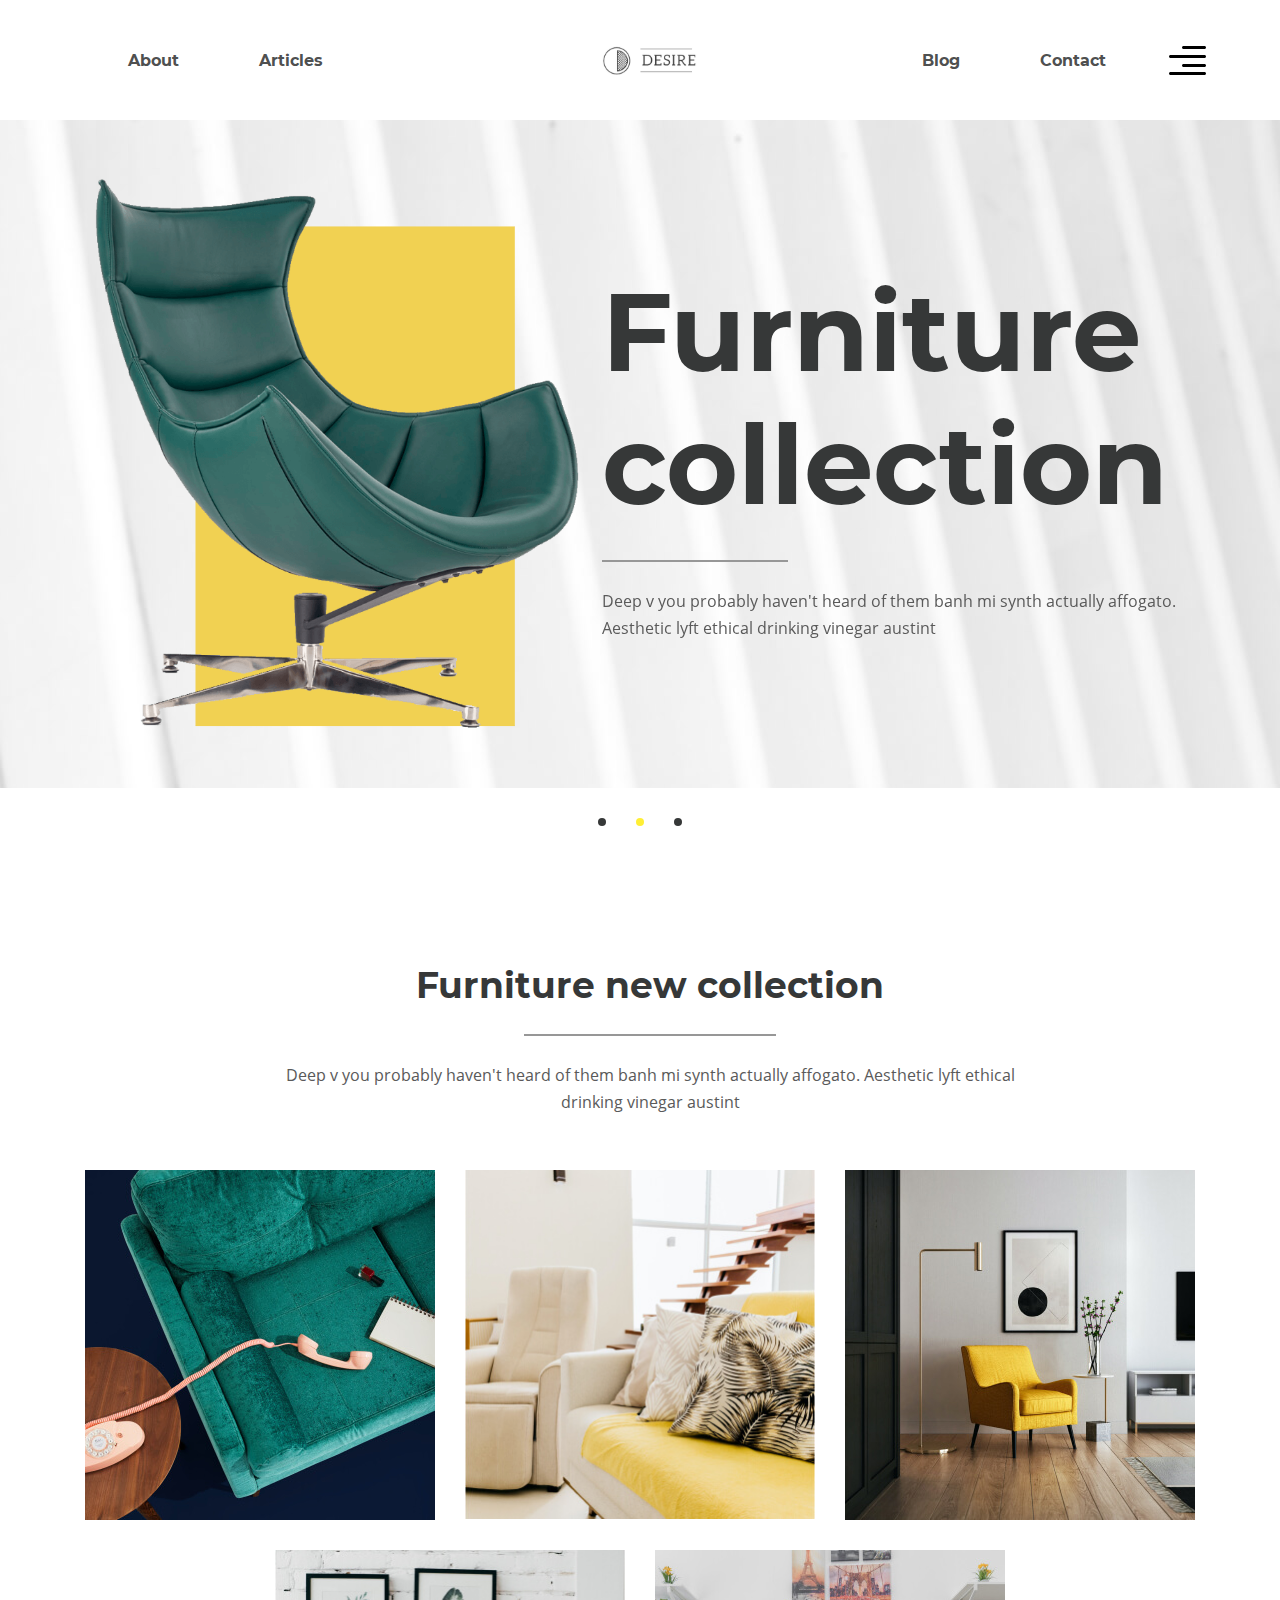
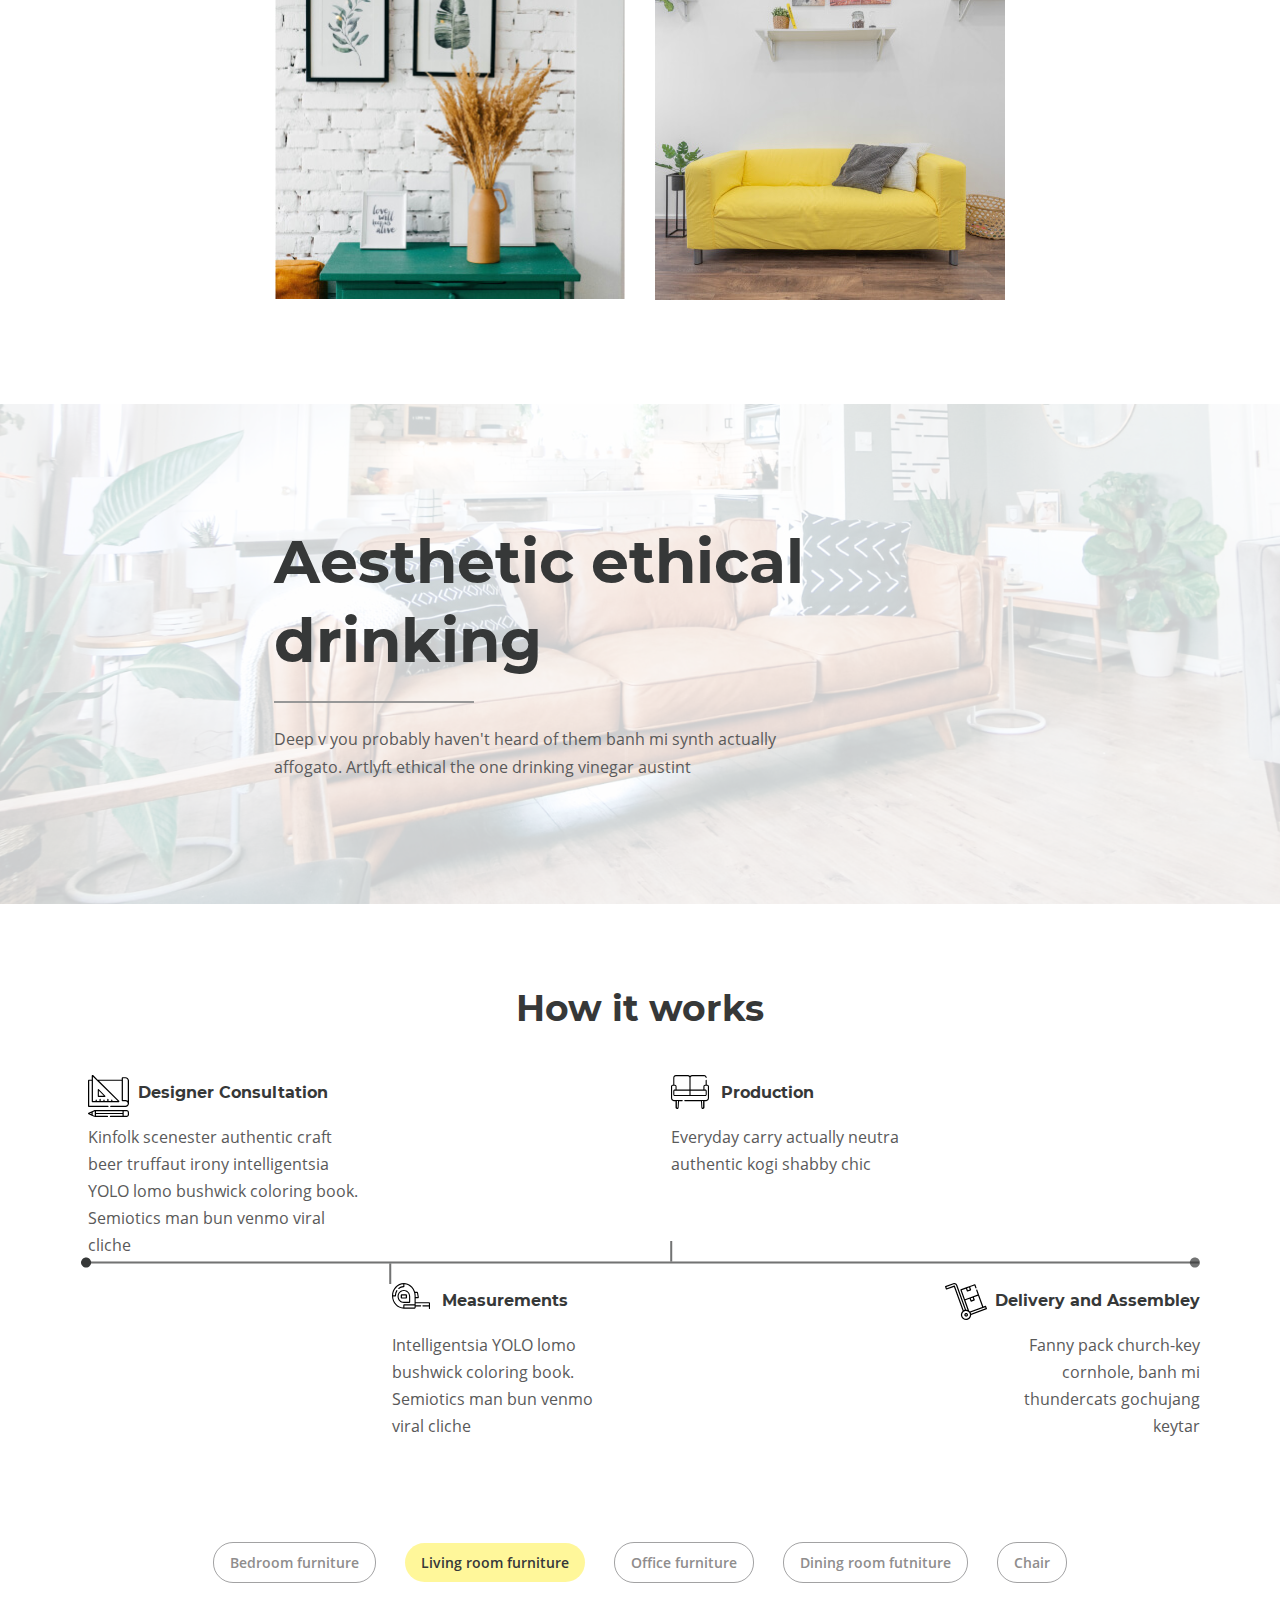
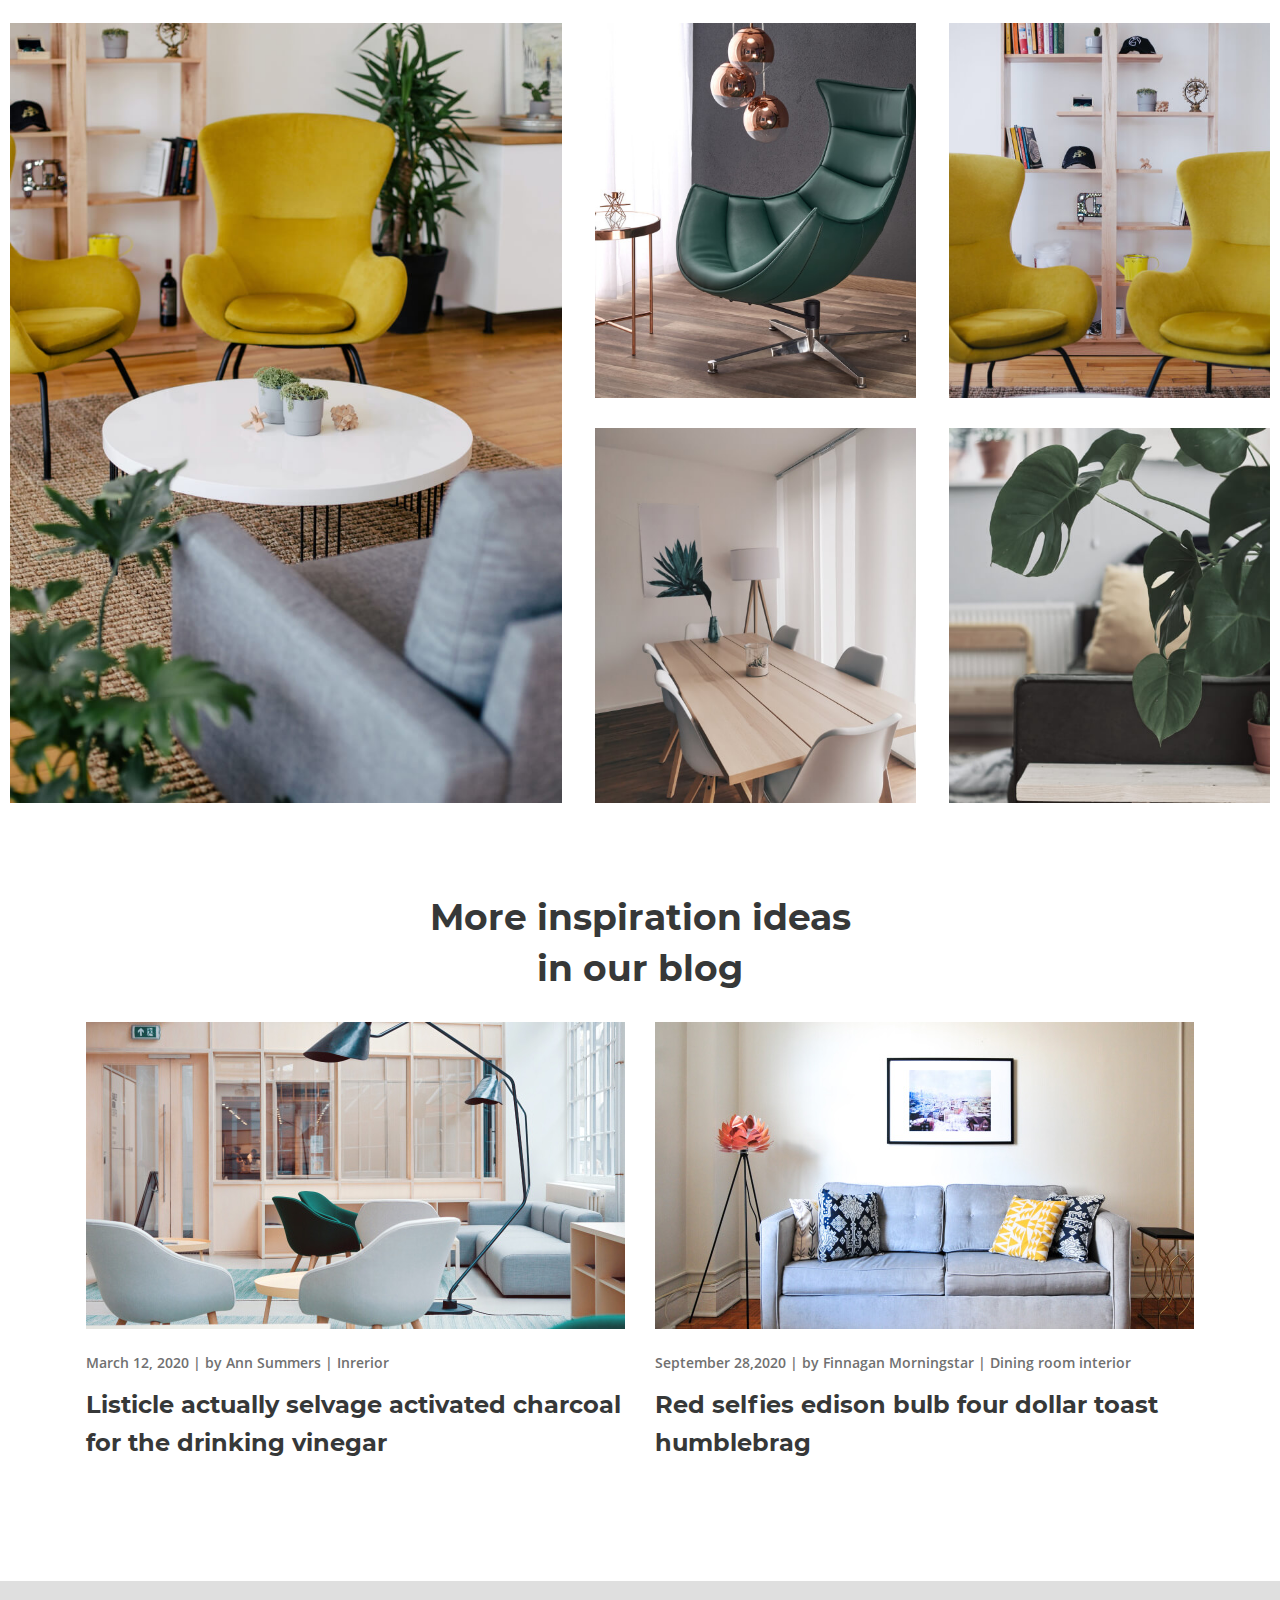
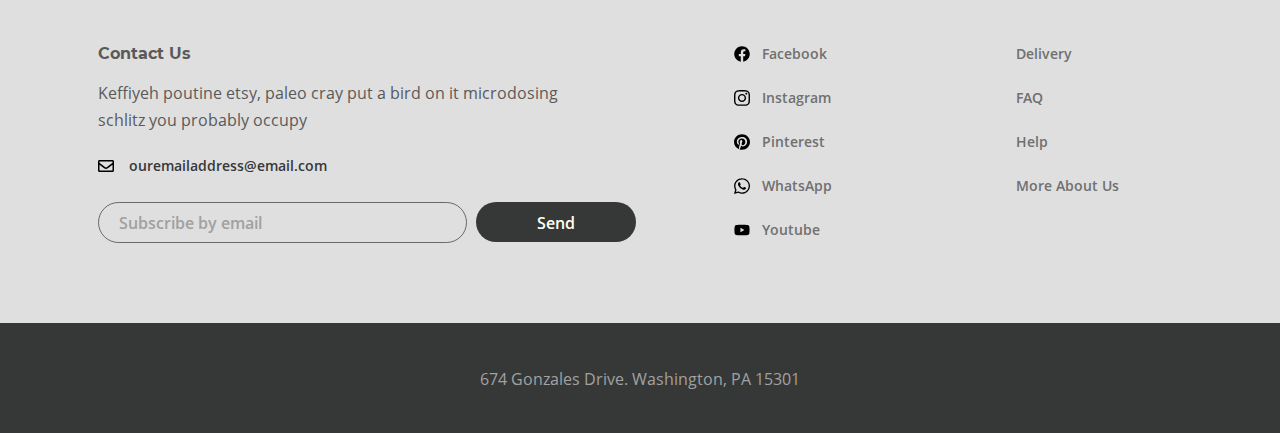
<file: index.html>
<!DOCTYPE html>
<html lang="en">
<head>
    <meta charset="UTF-8">    
    <meta name="viewport" content="width=device-width, initial-scale=1.0">
    <title>HTML Laying - 03</title>   
    <link rel="stylesheet" href="css/style.css">
</head>
<body>
    <div class="page">        
        <nav class="menu">
            <div class="menu-col menu-col_01">                    
                <a href="about.html" class="menu__link">About</a>
                <a href="articles.html" class="menu__link">Articles</a>                    
            </div>
            <img src="img/logo.svg" alt="logo" class="menu__logo">               
            <div class="menu-col menu-col_02">
                <a href="blog.html" class="menu__link">Blog</a>
                <a href="contact.html" class="menu__link">Contact</a>
                <img src="img/menu-icon.svg" alt="menu icon" class="menu-icon">
            </div>               
            <div class="menu-drawer">
                <img src="img/close.svg" alt="close button" class="menu-drawer__close">
                <img src="img/logo.svg" alt="logo" class="menu-drawer__logo">
                <article class="menu-drawer__item">
                    <h3 class="menu-drawer__item-title">Furniture for life</h3>
                    <hr class="menu-drawer__divider">
                    <p class="menu-drawer__item-text">Sustainable hot chicken skateboard, dreamcatcher meggings actually squid. Slow-carb everyday carry +1 art party microdosing, put a bird on it brooklyn</p>
                    <img src="img/f-01.png" alt="furniture-01" class="menu-drawer__item-img">
                </article>
            </div>        
        </nav>           
        <main>
            <section class="slider">
                <div class="slider-line-container">
                    <div class="slider-line">
                        <div class="slide slide-01">
                            <div class="slide-content">
                                <img src="img/chair.png" alt="chair" class="slide__img">
                                <div class="slide-info">
                                    <h2 class="slide__title">Furniture collection</h2>
                                    <hr class="slide__text-divider">
                                    <p class="slide__text">Deep v you probably haven't heard of them banh mi synth actually affogato. Aesthetic lyft ethical drinking vinegar austint
                                    </p>
                                </div>
                            </div>                        
                        </div>
                        <div class="slide slide-02">
                            <div class="slide-content">
                                <img src="img/chair.png" alt="chair" class="slide__img">
                                <div class="slide-info">
                                    <h2 class="slide__title">Furniture collection</h2>
                                    <hr class="slide__text-divider">
                                    <p class="slide__text">Deep v you probably haven't heard of them banh mi synth actually affogato. Aesthetic lyft ethical drinking vinegar austint
                                    </p>
                                </div>
                            </div>                        
                        </div>
                        <div class="slide slide-03">
                            <div class="slide-content">
                                <img src="img/chair.png" alt="chair" class="slide__img">
                                <div class="slide-info">
                                    <h2 class="slide__title">Furniture collection</h2>
                                    <hr class="slide__text-divider">
                                    <p class="slide__text">Deep v you probably haven't heard of them banh mi synth actually affogato. Aesthetic lyft ethical drinking vinegar austint
                                    </p>
                                </div>
                            </div>                        
                        </div>
                    </div>
                </div>
                <div class="slider-dots">
                    <button class="dot"></button>
                    <button class="dot"></button>
                    <button class="dot"></button>
                </div>
            </section>
            <section class="furniture">
                <div class="furniture-text-content">
                    <h4 class="furniture__title">Furniture new collection</h4>
                    <hr class="furniture__text-divider">
                    <p class="furniture__text">Deep v you probably haven't heard of them banh mi synth actually affogato. Aesthetic lyft ethical drinking vinegar austint
                    </p>
                </div>
                <div class="collection">
                    <div class="collection-item">
                        <img src="img/f-collection-01.jpg" alt="furniture img" class="collection-item__img">
                        <div class="collection-item-info">
                            <h4 class="collection-item__title">Truffaut literally trust</h4>
                            <hr class="collection-item__divider">
                            <p class="collection-item__text">Living room furntiture | Sofa</p>
                        </div>                                   
                    </div>
                    <div class="collection-item">                    
                        <img src="img/f-collection-02.jpg" alt="furniture img" class="collection-item__img">
                        <div class="collection-item-info">
                            <h4 class="collection-item__title">Truffaut literally trust</h4>
                            <hr class="collection-item__divider">
                            <p class="collection-item__text">Living room furntiture | Chair</p>
                        </div>                    
                    </div>
                    <div class="collection-item">
                        <img src="img/f-collection-03.jpg" alt="furniture img" class="collection-item__img">
                        <div class="collection-item-info">
                            <h4 class="collection-item__title">Truffaut literally trust</h4>
                            <hr class="collection-item__divider">
                            <p class="collection-item__text">Living room furntiture | Chair</p>
                        </div>                     
                    </div>
                    <div class="collection-item collection-item-04">
                        <img src="img/f-collection-04.jpg" alt="furniture img" class="collection-item__img">
                        <div class="collection-item-info">
                            <h4 class="collection-item__title">Truffaut literally trust</h4>
                            <hr class="collection-item__divider">
                            <p class="collection-item__text">Living room furntiture | Table</p>
                        </div>                     
                    </div>
                    <div class="collection-item collection-item-05">
                        <img src="img/f-collection-05.jpg" alt="furniture img" class="collection-item__img">                    
                        <div class="collection-item-info">
                            <h4 class="collection-item__title">Truffaut literally trust</h4>
                            <hr class="collection-item__divider">
                            <p class="collection-item__text">Living room furntiture | Sofa</p>
                        </div>                                          
                    </div>               
                </div>
            </section>
            <section class="feature">
                <div class="feature-content">
                    <h3 class="feature__title">Aesthetic ethical drinking</h3>
                    <hr class="feature__divider">
                    <p class="feature__text">Deep v you probably haven't heard of them banh mi synth actually affogato. Artlyft ethical the one drinking vinegar austint
                    </p>
                </div> 
                <div class="feature__mask"></div>                               
            </section>
            <section class="production">
                <div class="production-map-container">
                    <h4 class="production__title">How it works</h4>
                    <div class="production-map">
                        <div class="production-track production-track_top">
                            <div class="production-step">                            
                                <h5 class="production-step__title production-step__title_01">Designer Consultation</h5>
                                <p class="production-step__text">Kinfolk scenester authentic craft beer truffaut irony intelligentsia YOLO lomo bushwick coloring book. Semiotics man bun venmo viral cliche</p>
                            </div>
                            <div class="production-step production-step_top-second">                            
                                <h5 class="production-step__title production-step__title_02">Production</h5>
                                <p class="production-step__text">Everyday carry actually neutra authentic kogi shabby chic</p>
                            </div>
                        </div>                        
                        <img src="img/timeline.svg" alt="timeline" class="production__timeline">                        
                        <div class="production-track production-track_bottom">
                            <div class="production-step production-step_bottom-first">                            
                                <h5 class="production-step__title production-step__title_03">Measurements</h5>
                                <p class="production-step__text">Intelligentsia YOLO lomo bushwick coloring book. Semiotics man bun venmo viral cliche</p>
                            </div>
                            <div class="production-step production-step_bottom-second">                            
                                <h5 class="production-step__title production-step__title_04">Delivery and Assembley</h5>
                                <p class="production-step__text">Fanny pack church-key cornhole, banh mi thundercats gochujang keytar</p>
                            </div>
                        </div>
                    </div>
                </div>
                    <div class="production-gallery-container">
                        <div class="production-tabs">
                            <button class="production-tab">Bedroom furniture</button>
                            <button class="production-tab production-tab_active">Living room furniture</button>
                            <button class="production-tab">Office furniture</button>
                            <button class="production-tab">Dining room futniture</button>
                            <button class="production-tab">Chair</button>
                        </div>                
                        <div class="production-gallery">
                            <img src="img/gal-prod-item-01.jpg" alt="gallery img" class="production-gallery__img">
                            <img src="img/gal-prod-item-02.jpg" alt="gallery img" class="production-gallery__img">
                            <img src="img/gal-prod-item-03.jpg" alt="gallery img" class="production-gallery__img">
                            <img src="img/gal-prod-item-04.jpg" alt="gallery img" class="production-gallery__img">
                            <img src="img/gal-prod-item-05.jpg" alt="gallery img" class="production-gallery__img">
                        </div>
                    </div>                
            </section>
            <section class="blog-invite">
                <div class="blog-invite-container">
                    <h4 class="blog-invite__title">More inspiration ideas in our blog</h4>
                    <div class="blog-invite-content">
                        <article class="blog-article">
                            <a href="#" class="article__link-img"><img src="img/article-01.jpg" alt="article img" class="article__img"></a>
                            <small class="article__info">March 12, 2020 | by Ann Summers | Inrerior</small>
                            <h5 class="article__title"><a href="#" class="article__link">Listicle actually selvage activated charcoal for the drinking vinegar</a></h5>
                        </article>
                        <article class="blog-article">
                            <a href="#" class="article__link-img"><img src="img/article-02.jpg" alt="article img" class="article__img"></a>
                            <small class="article__info">September 28,2020 | by Finnagan Morningstar | Dining room interior</small>
                            <h5 class="article__title"><a href="#" class="article__link">Red selfies edison bulb four dollar toast humblebrag</a></h5>
                        </article>
                    </div>
                </div>
            </section>
        </main>
        <footer class="footer">
            <div class="footer-top">
                <div class="footer-top-container">
                    <div class="footer-contacts">
                        <h4 class="footer-contacts__title">Contact Us</h4>
                        <p class="footer-contacts__text">Keffiyeh poutine etsy, paleo cray put a bird on it microdosing schlitz you probably occupy
                        </p>
                        <div class="contact-email">
                            <img src="img/fa-envelope.svg" alt="envelope" class="contact-email__icon">
                            <a href="mailto:ouremailaddress@email.com" class="contact-email__link">ouremailaddress@email.com</a>
                        </div>
                        <form class="footer-form">
                            <input type="email" class="footer-form__email-field" name="email" placeholder="Subscribe by email">
                            <button type="submit" class="footer-form__btn">Send</button>
                        </form>
                    </div>
                    <div class="footer-col">
                        <div class="footer-social-media">                 
                            <a href="#" class="footer__link">
                                <img src="img/fa-facebook.svg" alt="facebook-icon" class="footer__sm-icon">Facebook                        
                            </a>                               
                            <a href="#" class="footer__link">
                                <img src="img/fa-instagram.svg" alt="instagram-icon" class="footer__sm-icon">Instagram                        
                            </a>                               
                            <a href="#" class="footer__link">
                                <img src="img/fa-pinterest.svg" alt="pinterest-icon" class="footer__sm-icon">Pinterest                        
                            </a>                                
                            <a href="#" class="footer__link">
                                <img src="img/fa-whatsapp.svg" alt="whatsapp-icon" class="footer__sm-icon">WhatsApp                        
                            </a>                                
                            <a href="#" class="footer__link">
                                <img src="img/fa-youtube.svg" alt="youtube-icon" class="footer__sm-icon">Youtube                        
                            </a>                                 
                        </div>
                        <div class="footer-nav">
                            <a href="#" class="footer__link">Delivery</a>
                            <a href="#" class="footer__link">FAQ</a>
                            <a href="#" class="footer__link">Help</a>
                            <a href="#" class="footer__link">More About Us</a>
                        </div>
                    </div>                   
                </div>
            </div>            
            <div class="footer-bottom">
                674 Gonzales Drive. Washington, PA 15301
            </div>
        </footer>
        <div class="overlay"></div>
    </div>   
    <script src="js/index.js" type="module"></script>
</body>
</html>
</file>
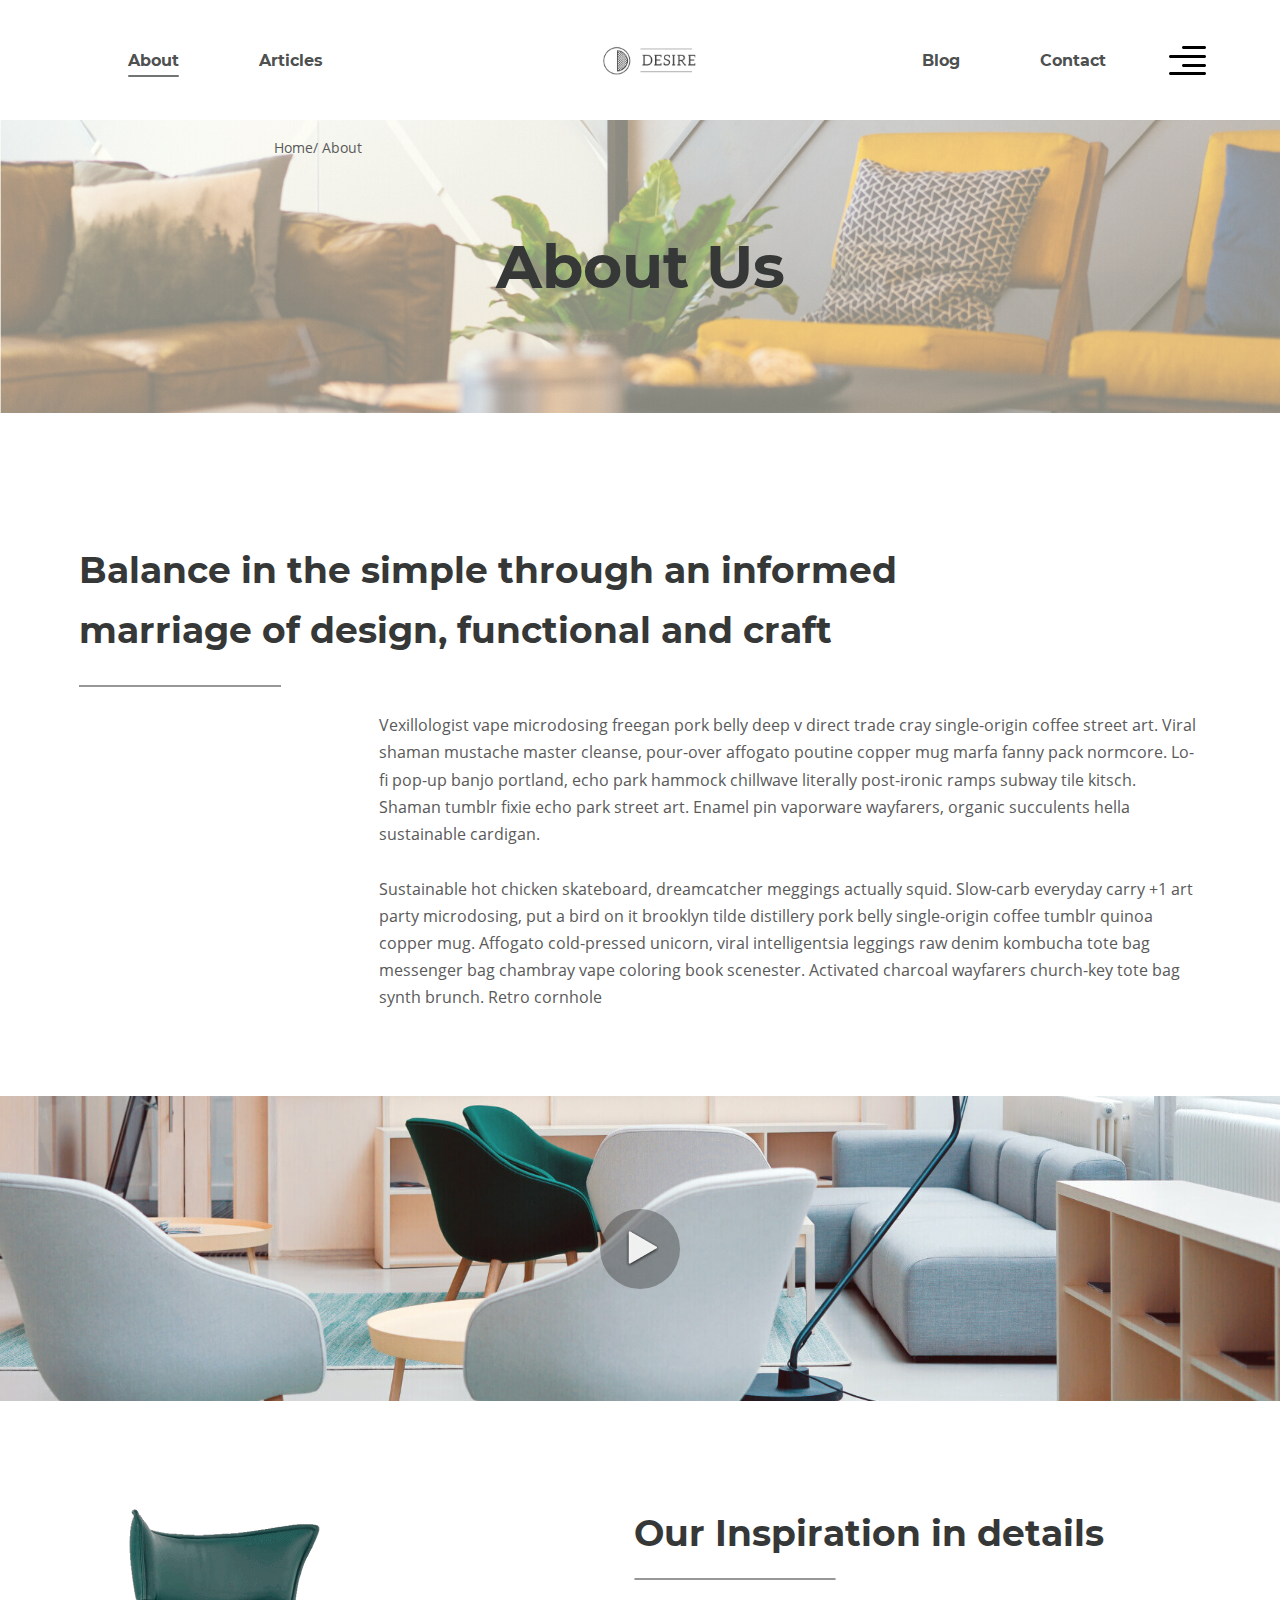
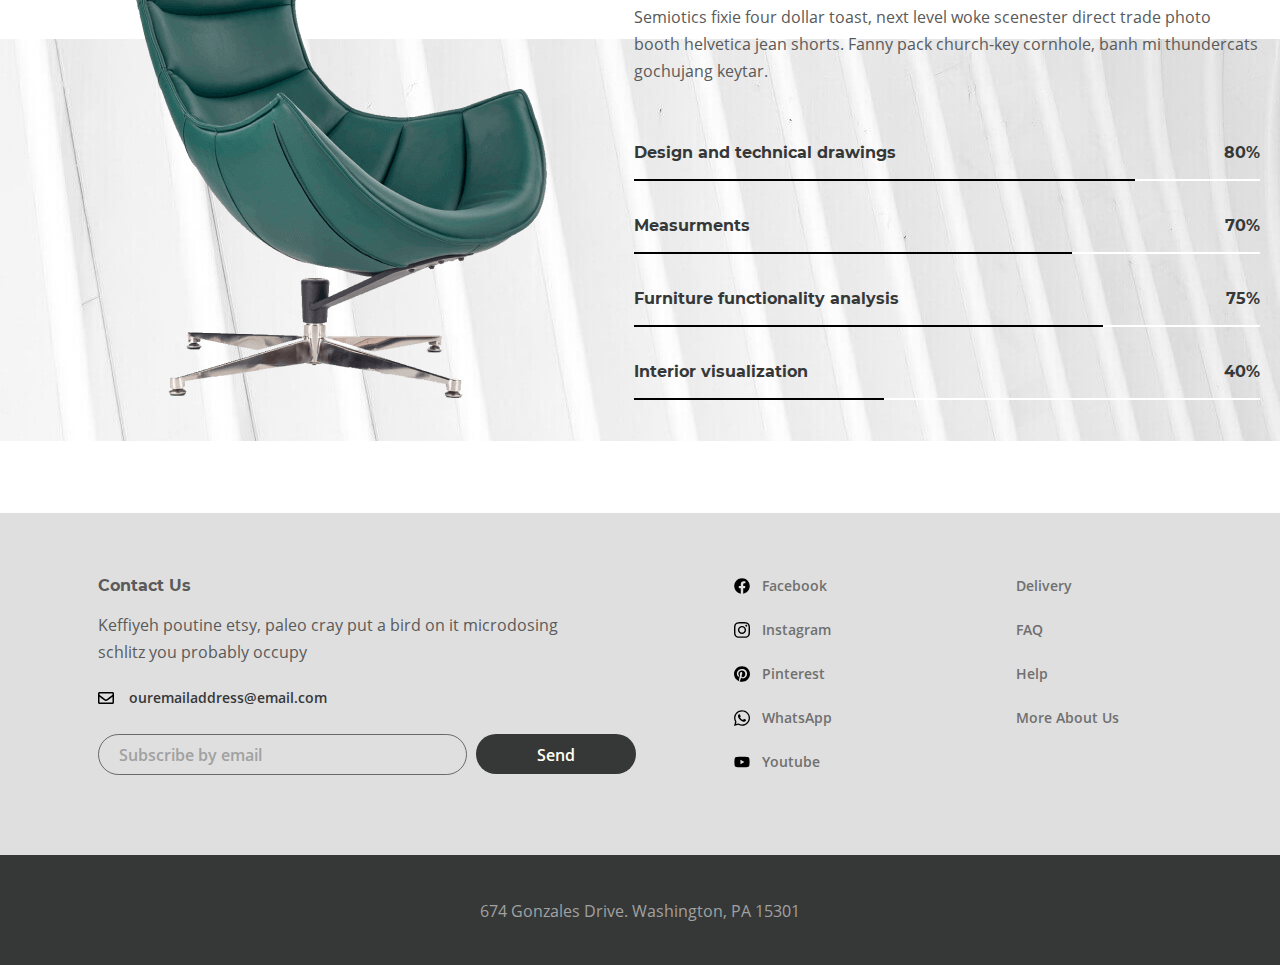
<file: about.html>
<!DOCTYPE html>
<html lang="en">
<head>
    <meta charset="UTF-8">    
    <meta name="viewport" content="width=device-width, initial-scale=1.0">
    <title>HTML Laying - 03</title>   
    <link rel="stylesheet" href="css/about.css">
</head>
<body>
    <div class="page">        
        <nav class="menu">
            <div class="menu-col menu-col_01">                    
                <a href="about.html" class="menu__link menu__link_active">About</a>
                <a href="articles.html" class="menu__link">Articles</a>                    
            </div>
            <a href="index.html" class="menu__logo-link"><img src="img/logo.svg" alt="logo" class="menu__logo"></a>               
            <div class="menu-col menu-col_02">
                <a href="blog.html" class="menu__link">Blog</a>
                <a href="contact.html" class="menu__link">Contact</a>
                <img src="img/menu-icon.svg" alt="menu icon" class="menu-icon">
            </div>               
            <div class="menu-drawer">
                <img src="img/close.svg" alt="close button" class="menu-drawer__close">
                <a href="index.html" class="menu-drawer__logo-link"><img src="img/logo.svg" alt="logo" class="menu-drawer__logo"></a>
                <article class="menu-drawer__item">
                    <h3 class="menu-drawer__item-title">Furniture for life</h3>
                    <hr class="menu-drawer__divider">
                    <p class="menu-drawer__item-text">Sustainable hot chicken skateboard, dreamcatcher meggings actually squid. Slow-carb everyday carry +1 art party microdosing, put a bird on it brooklyn</p>
                    <img src="img/f-01.png" alt="furniture-01" class="menu-drawer__item-img">
                </article>
            </div>        
        </nav>           
        <main>  
            <section class="about">
                <div class="breadcrumbs about__breadcrumbs">
                    <a href="index.html" class="breadcrumbs__link">Home</a>/ About
                </div>
                <div class="about-header">                    
                    <div class="about-overlay"></div>                    
                    <h1 class="about-title">About Us</h1>
                </div>
                <div class="about-intro">
                    <h2 class="about-intro__title">Balance in the simple through an informed marriage of design, functional and craft</h2>
                    <hr class="about__divider">
                    <div class="about-text">
                        <p class="about-text__item">Vexillologist vape microdosing freegan pork belly deep v direct trade cray single-origin coffee street art. Viral shaman mustache master cleanse, pour-over affogato poutine copper mug marfa fanny pack normcore. Lo-fi pop-up banjo portland, echo park hammock chillwave literally post-ironic ramps subway tile kitsch. Shaman tumblr fixie echo park street art. Enamel pin vaporware wayfarers, organic succulents hella sustainable cardigan.
                        </p>
                        <p class="about-text__item">Sustainable hot chicken skateboard, dreamcatcher meggings actually squid. Slow-carb everyday carry +1 art party microdosing, put a bird on it brooklyn tilde distillery pork belly single-origin coffee tumblr quinoa copper mug. Affogato cold-pressed unicorn, viral intelligentsia leggings raw denim kombucha tote bag messenger bag chambray vape coloring book scenester. Activated charcoal wayfarers church-key tote bag synth brunch. Retro cornhole
                        </p>
                    </div>
                </div>
                <div class="about-video">                    
                    <div class="btn-wrapper">
                        <img src="img/btn-play.png" alt="play video button" class="btn__play">
                    </div>                    
                </div>
            </section>
            <section class="details">
                <div class="details-container">
                    <img src="img/details__img.png" alt="chair" class="details__img">
                    <div class="details-info">
                        <div class="details-description">
                            <h2 class="details__title">Our Inspiration in details</h2>
                            <hr class="details__divider">
                            <p class="details__text">Semiotics fixie four dollar toast, next level woke scenester direct trade photo booth helvetica jean shorts. Fanny pack church-key cornhole, banh mi thundercats gochujang keytar.</p>
                        </div>                    
                        <div class="details-data">
                            <div class="details-item">
                                <div class="details-item-row">
                                    <span class="details-item__notation">Design and technical drawings</span>
                                    <span class="details-item__percent">80%</span>
                                </div>
                                <progress class="details-item__progress" max="100" value="80"></progress>                            
                            </div>
                            <div class="details-item">
                                <div class="details-item-row">
                                    <span class="details-item__notation">Measurments</span>
                                    <span class="details-item__percent">70%</span>
                                </div>
                                <progress class="details-item__progress" max="100" value="70"></progress>                            
                            </div>
                            <div class="details-item">
                                <div class="details-item-row">
                                    <span class="details-item__notation">Furniture functionality analysis</span>
                                    <span class="details-item__percent">75%</span>
                                </div>
                                <progress class="details-item__progress" max="100" value="75"></progress>                            
                            </div>
                            <div class="details-item">
                                <div class="details-item-row">
                                    <span class="details-item__notation">Interior visualization</span>
                                    <span class="details-item__percent">40%</span>
                                </div>
                                <progress class="details-item__progress" max="100" value="40"></progress>                            
                            </div>
                        </div>
                    </div>
                </div>               
            </section>                               
        </main>
        <footer class="footer">
            <div class="footer-top">
                <div class="footer-top-container">
                    <div class="footer-contacts">
                        <h4 class="footer-contacts__title">Contact Us</h4>
                        <p class="footer-contacts__text">Keffiyeh poutine etsy, paleo cray put a bird on it microdosing schlitz you probably occupy
                        </p>
                        <div class="contact-email">
                            <img src="img/fa-envelope.svg" alt="envelope" class="contact-email__icon">
                            <a href="mailto:ouremailaddress@email.com" class="contact-email__link">ouremailaddress@email.com</a>
                        </div>
                        <form class="footer-form">
                            <input type="email" class="footer-form__email-field" name="email" placeholder="Subscribe by email">
                            <button type="submit" class="footer-form__btn">Send</button>
                        </form>
                    </div>
                    <div class="footer-col">
                        <div class="footer-social-media">                 
                            <a href="#" class="footer__link">
                                <img src="img/fa-facebook.svg" alt="facebook-icon" class="footer__sm-icon">Facebook                        
                            </a>                               
                            <a href="#" class="footer__link">
                                <img src="img/fa-instagram.svg" alt="instagram-icon" class="footer__sm-icon">Instagram                        
                            </a>                               
                            <a href="#" class="footer__link">
                                <img src="img/fa-pinterest.svg" alt="pinterest-icon" class="footer__sm-icon">Pinterest                        
                            </a>                                
                            <a href="#" class="footer__link">
                                <img src="img/fa-whatsapp.svg" alt="whatsapp-icon" class="footer__sm-icon">WhatsApp                        
                            </a>                                
                            <a href="#" class="footer__link">
                                <img src="img/fa-youtube.svg" alt="youtube-icon" class="footer__sm-icon">Youtube                        
                            </a>                                 
                        </div>
                        <div class="footer-nav">
                            <a href="#" class="footer__link">Delivery</a>
                            <a href="#" class="footer__link">FAQ</a>
                            <a href="#" class="footer__link">Help</a>
                            <a href="#" class="footer__link">More About Us</a>
                        </div>
                    </div>                   
                </div>
            </div>            
            <div class="footer-bottom">
                674 Gonzales Drive. Washington, PA 15301
            </div>
        </footer>        
        <div class="modal"></div>
        <div class="overlay"></div>
    </div>   
    <script src="js/aboutPage.js" type="module"></script>
</body>
</html>
</file>
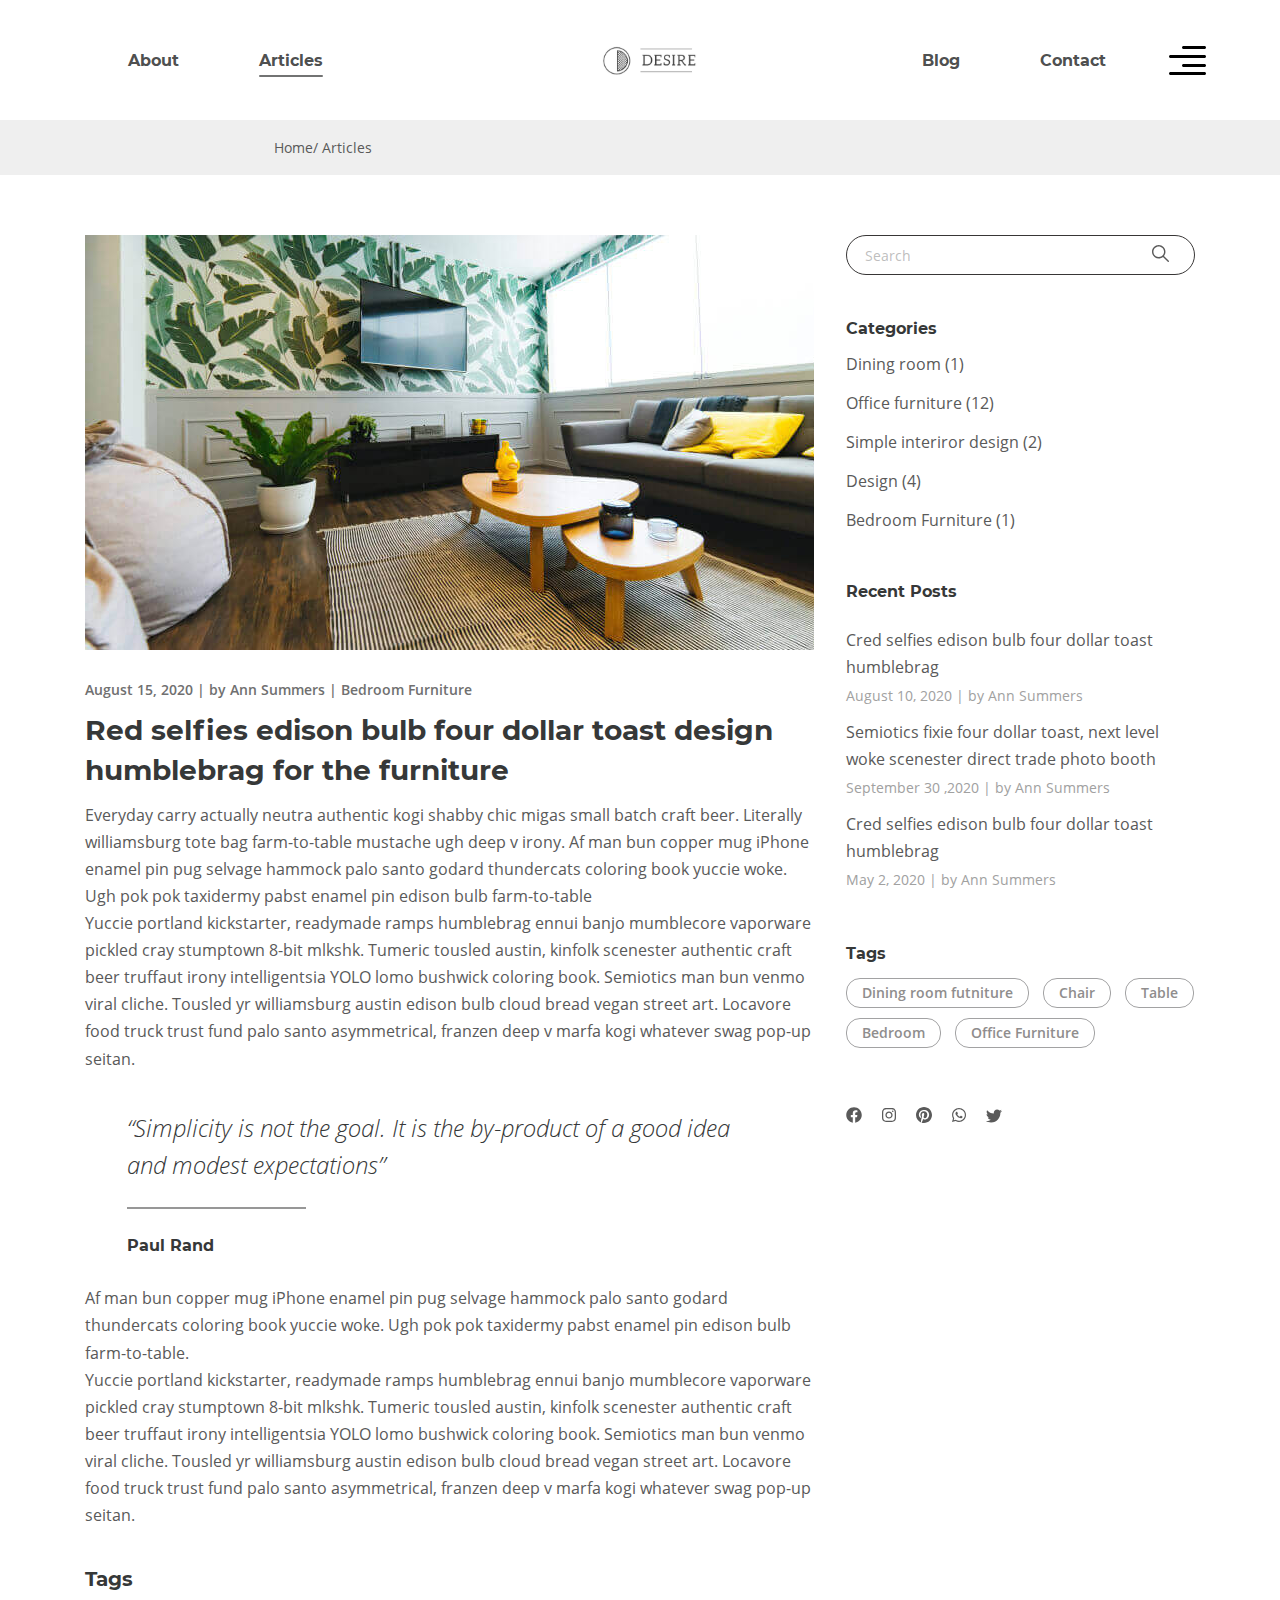
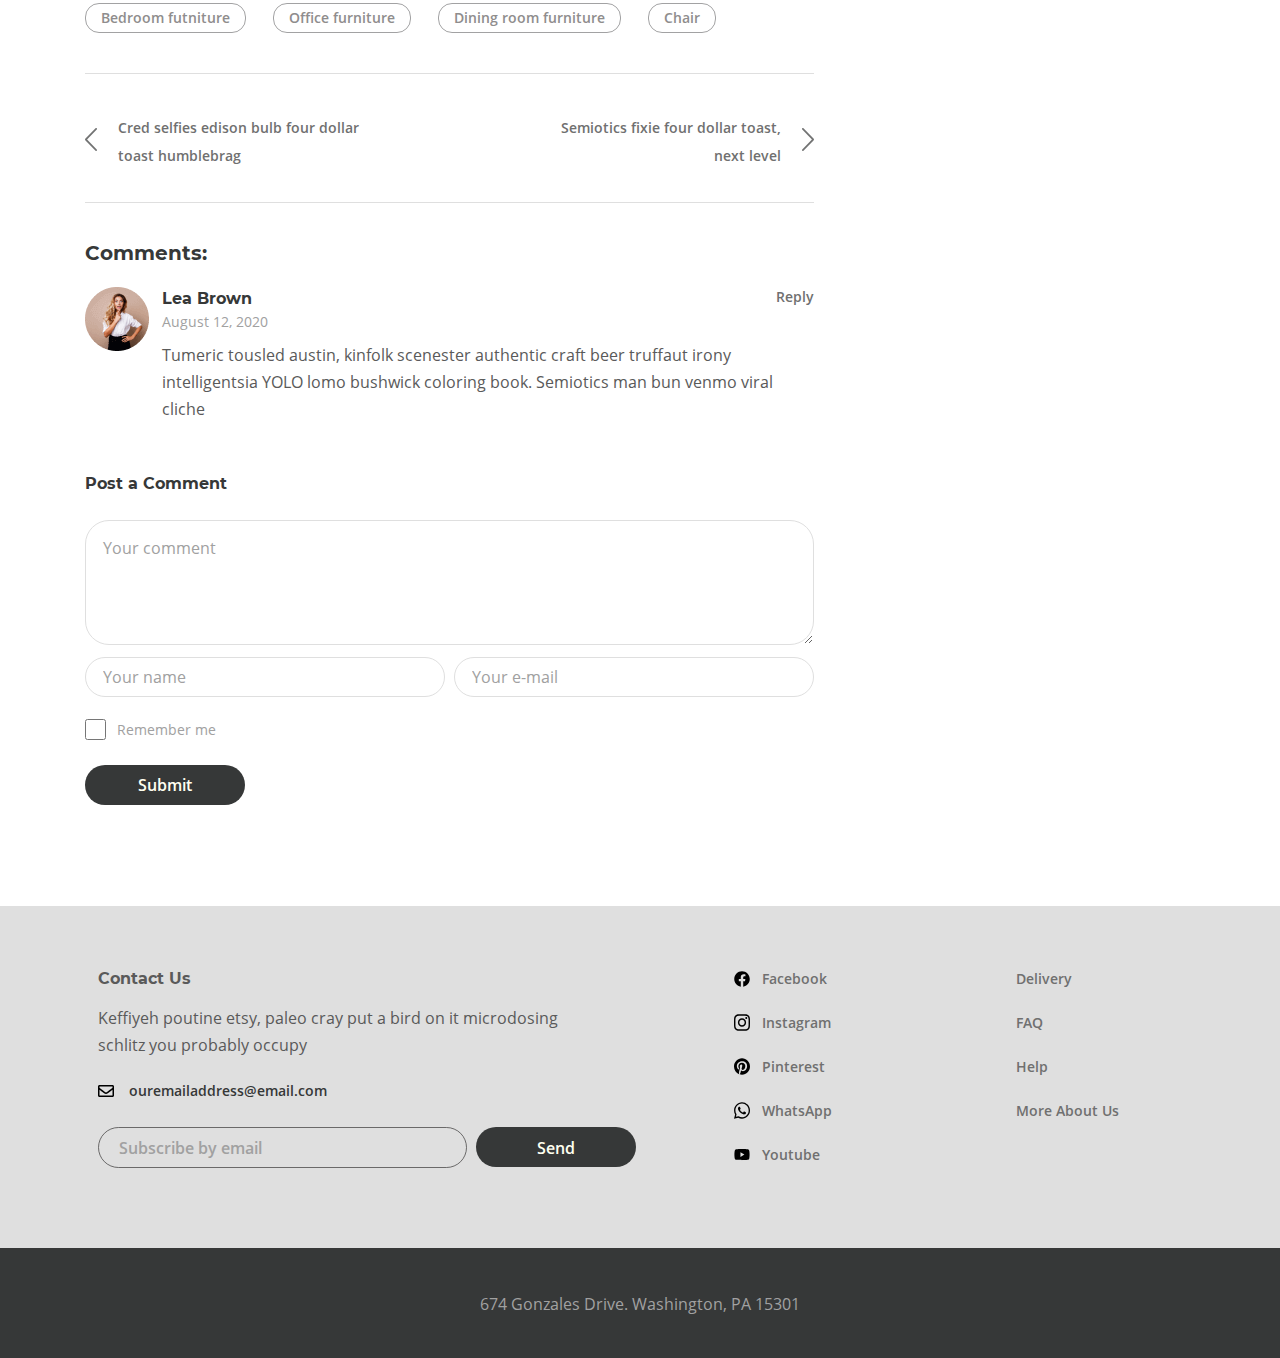
<file: articles.html>
<!DOCTYPE html>
<html lang="en">
<head>
    <meta charset="UTF-8">    
    <meta name="viewport" content="width=device-width, initial-scale=1.0">
    <title>HTML Laying - 03</title>   
    <link rel="stylesheet" href="css/articles.css">
</head>
<body>
    <div class="page">        
        <nav class="menu">
            <div class="menu-col menu-col_01">                    
                <a href="about.html" class="menu__link">About</a>
                <a href="#" class="menu__link menu__link_active">Articles</a>                    
            </div>
            <a href="index.html" class="menu__logo-link"><img src="img/logo.svg" alt="logo" class="menu__logo"></a>               
            <div class="menu-col menu-col_02">
                <a href="blog.html" class="menu__link">Blog</a>
                <a href="contact.html" class="menu__link">Contact</a>
                <img src="img/menu-icon.svg" alt="menu icon" class="menu-icon">
            </div>               
            <div class="menu-drawer">
                <img src="img/close.svg" alt="close button" class="menu-drawer__close">
                <a href="index.html" class="menu-drawer__logo-link"><img src="img/logo.svg" alt="logo" class="menu-drawer__logo"></a>
                <article class="menu-drawer__item">
                    <h3 class="menu-drawer__item-title">Furniture for life</h3>
                    <hr class="menu-drawer__divider">
                    <p class="menu-drawer__item-text">Sustainable hot chicken skateboard, dreamcatcher meggings actually squid. Slow-carb everyday carry +1 art party microdosing, put a bird on it brooklyn</p>
                    <img src="img/f-01.png" alt="furniture-01" class="menu-drawer__item-img">
                </article>
            </div>        
        </nav>           
        <main>  
            <div class="breadcrumbs articles-page__breadcrumbs">
                <a href="index.html" class="breadcrumbs__link">Home</a>/ Articles               
            </div>
            <div class="blog">
                <div class="blog-content">
                    <article class="blog-post">
                        <img src="img/post-img-01.jpg" alt="blog post img" class="blog-post__img">                        
                        <span class="blog-post__info">August 15, 2020 | by Ann Summers | Bedroom Furniture</span>
                        <h3 class="blog-post__title">Red selfies edison bulb four dollar toast design humblebrag for the furniture</h3>
                        <p class="blog-post__text">Everyday carry actually neutra authentic kogi shabby chic migas small batch craft beer. Literally williamsburg tote bag farm-to-table mustache ugh deep v irony. Af man bun copper mug iPhone enamel pin pug selvage hammock palo santo godard thundercats coloring book yuccie woke. Ugh pok pok taxidermy pabst enamel pin edison bulb farm-to-table</p>
                        <p class="blog-post__text">Yuccie portland kickstarter, readymade ramps humblebrag ennui banjo mumblecore vaporware pickled cray stumptown 8-bit mlkshk. Tumeric tousled austin, kinfolk scenester authentic craft beer truffaut irony intelligentsia YOLO lomo bushwick coloring book. Semiotics man bun venmo viral cliche. Tousled yr williamsburg austin edison bulb cloud bread vegan street art. Locavore food truck trust fund palo santo asymmetrical, franzen deep v marfa kogi whatever swag pop-up seitan.</p>
                        <blockquote class="post-quote">
                            <p class="post-quote__text">“Simplicity is not the goal. It is the by-product of a good idea and modest expectations” </p>
                            <hr class="post-quote__divider">
                            <span class="post-quote__author">Paul Rand</span>
                        </blockquote>
                        <p class="blog-post__text">Af man bun copper mug iPhone enamel pin pug selvage hammock palo santo godard thundercats coloring book yuccie woke. Ugh pok pok taxidermy pabst enamel pin edison bulb farm-to-table.</p>
                        <p class="blog-post__text">Yuccie portland kickstarter, readymade ramps humblebrag ennui banjo mumblecore vaporware pickled cray stumptown 8-bit mlkshk. Tumeric tousled austin, kinfolk scenester authentic craft beer truffaut irony intelligentsia YOLO lomo bushwick coloring book. Semiotics man bun venmo viral cliche. Tousled yr williamsburg austin edison bulb cloud bread vegan street art. Locavore food truck trust fund palo santo asymmetrical, franzen deep v marfa kogi whatever swag pop-up seitan.</p>
                        <div class="post-tags">
                            <h4 class="post-tags__title">Tags</h4>
                            <a href="#" class="post__tag">Bedroom futniture</a>
                            <a href="#" class="post__tag">Office furniture</a>
                            <a href="#" class="post__tag">Dining room furniture</a>
                            <a href="#" class="post__tag">Chair</a>
                        </div>
                    </article>                   
                    <div class="posts-nav">
                        <div class="post-preview">
                            <a href="#" class="post-preview__link post-preview__link-prev">
                                <img src="img/prev-article-icon.svg" alt="prev article icon" class="post-preview__icon">
                            </a>
                            <span class="post-preview__title">Cred selfies edison bulb four dollar toast humblebrag</span>
                        </div>
                        <div class="post-preview">                            
                            <span class="post-preview__title">Semiotics fixie four dollar toast, next level</span>
                            <a href="#" class="post-preview__link post-preview__link-next">
                                <img src="img/next-article-icon.svg" alt="next article icon" class="post-preview__icon">
                            </a>
                        </div>
                    </div>
                    <div class="post-comments">
                        <h4 class="post-comments__title">Comments:</h4>
                        <div class="post-comment">
                            <img src="img/comment-avatar.png" alt="avatar" class="comment-author__avatar">
                            <div class="comment-content">
                                <div class="comment-info">                                
                                    <span class="comment-author__name">Lea Brown</span>
                                    <span class="comment__date">August 12, 2020</span>                                            
                                </div>
                                <p class="comment__text">Tumeric tousled austin, kinfolk scenester authentic craft beer truffaut irony intelligentsia YOLO lomo bushwick coloring book. Semiotics man bun venmo viral cliche</p>
                            </div>
                            <a href="#" class="comment__reply">Reply</a>                            
                        </div>
                        <h5 class="comment-add__title">Post a Comment</h5>
                        <form action="#" class="form">
                            <textarea class="form__textarea" placeholder="Your comment"></textarea>
                            <input type="text" class="form__input" placeholder="Your name">
                            <input type="email" class="form__input form__input_last" placeholder="Your e-mail">
                            <div class="form-checkbox-container">
                                <input type="checkbox" class="form__checkbox">
                                <span class="form__checkbox-label">Remember me</span>
                            </div>                            
                            <button class="form__submit" type="submit">Submit</button>
                        </form>
                    </div>
                </div>
                <aside class="blog-info">
                    <form action="#" class="blog-search-form">
                        <input type="text" class="blog__search" placeholder="Search">
                        <button class="blog__search-btn" type="submit">
                            <img src="img/search-icon.svg" alt="search icon" class="blog__search-icon">
                        </button>                        
                    </form>
                    <div class="blog-data blog__categories">
                        <h4 class="blog-data__title">Categories</h4>
                        <div class="blog__categories-list">
                            <a href="#" class="blog__category">Dining room (1)</a>
                            <a href="#" class="blog__category">Office furniture (12)</a>
                            <a href="#" class="blog__category">Simple interiror design (2)</a>
                            <a href="#" class="blog__category">Design (4)</a>
                            <a href="#" class="blog__category">Bedroom Furniture (1)</a>
                        </div>                        
                    </div>
                    <div class="blog-data blog__recent-posts">
                        <h4 class="blog-data__title blog__recent-posts-title">Recent Posts</h4>                        
                        <div class="blog-recent-post">
                            <a href="#" class="blog-recent-post__link">Cred selfies edison bulb four dollar toast humblebrag</a>
                            <span class="blog-recent-post__info">August 10, 2020 | by Ann Summers</span>
                        </div>
                        <div class="blog-recent-post">
                            <a href="#" class="blog-recent-post__link">Semiotics fixie four dollar toast, next level woke scenester direct trade photo booth</a>
                            <span class="blog-recent-post__info">September 30 ,2020 | by Ann Summers</span>
                        </div>
                        <div class="blog-recent-post">
                            <a href="#" class="blog-recent-post__link">Cred selfies edison bulb four dollar toast humblebrag</a>
                            <span class="blog-recent-post__info">May 2, 2020 | by Ann Summers</span>
                        </div>
                    </div>
                    <div class="blog-data blog-tags">
                        <h4 class="blog-data__title">Tags</h4>                        
                        <div class="blog-tags-container">
                            <a href="#" class="blog__tag">Dining room futniture</a>
                            <a href="#" class="blog__tag">Chair</a>
                            <a href="#" class="blog__tag">Table</a>                       
                            <a href="#" class="blog__tag">Bedroom</a>
                            <a href="#" class="blog__tag">Office Furniture</a> 
                        </div>                                               
                    </div>
                    <div class="blog-sm">
                        <a href="#" class="blog-sm__link">
                            <img src="img/fa-facebook-darker.svg" alt="facebook icon" class="blog-sm__icon">
                        </a>
                        <a href="#" class="blog-sm__link">
                            <img src="img/fa-instagram-darker.svg" alt="instagram icon" class="blog-sm__icon">
                        </a>
                        <a href="#" class="blog-sm__link">
                            <img src="img/fa-pinterest-darker.svg" alt="pinterest icon" class="blog-sm__icon">
                        </a>
                        <a href="#" class="blog-sm__link">
                            <img src="img/fa-whatsapp-darker.svg" alt="whatsapp icon" class="blog-sm__icon">
                        </a>
                        <a href="#" class="blog-sm__link">
                            <img src="img/fa-twitter.svg" alt="twitter icon" class="blog-sm__icon">
                        </a>
                    </div>                    
                </aside>
            </div>                                                      
        </main>
        <footer class="footer">
            <div class="footer-top">
                <div class="footer-top-container">
                    <div class="footer-contacts">
                        <h4 class="footer-contacts__title">Contact Us</h4>
                        <p class="footer-contacts__text">Keffiyeh poutine etsy, paleo cray put a bird on it microdosing schlitz you probably occupy
                        </p>
                        <div class="footer-contacts-email">
                            <img src="img/fa-envelope.svg" alt="envelope" class="footer-contacts-email__icon">
                            <a href="mailto:ouremailaddress@email.com" class="footer-contacts-email__link">ouremailaddress@email.com</a>
                        </div>
                        <form class="footer-form">
                            <input type="email" class="footer-form__email-field" name="email" placeholder="Subscribe by email">
                            <button type="submit" class="footer-form__btn">Send</button>
                        </form>
                    </div>
                    <div class="footer-col">
                        <div class="footer-social-media">                 
                            <a href="#" class="footer__link">
                                <img src="img/fa-facebook.svg" alt="facebook-icon" class="footer__sm-icon">Facebook                        
                            </a>                               
                            <a href="#" class="footer__link">
                                <img src="img/fa-instagram.svg" alt="instagram-icon" class="footer__sm-icon">Instagram                        
                            </a>                               
                            <a href="#" class="footer__link">
                                <img src="img/fa-pinterest.svg" alt="pinterest-icon" class="footer__sm-icon">Pinterest                        
                            </a>                                
                            <a href="#" class="footer__link">
                                <img src="img/fa-whatsapp.svg" alt="whatsapp-icon" class="footer__sm-icon">WhatsApp                        
                            </a>                                
                            <a href="#" class="footer__link">
                                <img src="img/fa-youtube.svg" alt="youtube-icon" class="footer__sm-icon">Youtube                        
                            </a>                                 
                        </div>
                        <div class="footer-nav">
                            <a href="#" class="footer__link">Delivery</a>
                            <a href="#" class="footer__link">FAQ</a>
                            <a href="#" class="footer__link">Help</a>
                            <a href="#" class="footer__link">More About Us</a>
                        </div>
                    </div>                   
                </div>
            </div>            
            <div class="footer-bottom">
                674 Gonzales Drive. Washington, PA 15301
            </div>
        </footer>
        <div class="modal"></div>
        <div class="overlay"></div>       
    </div>   
    <script src="js/articlesPage.js" type="module"></script>
</body>
</html>
</file>
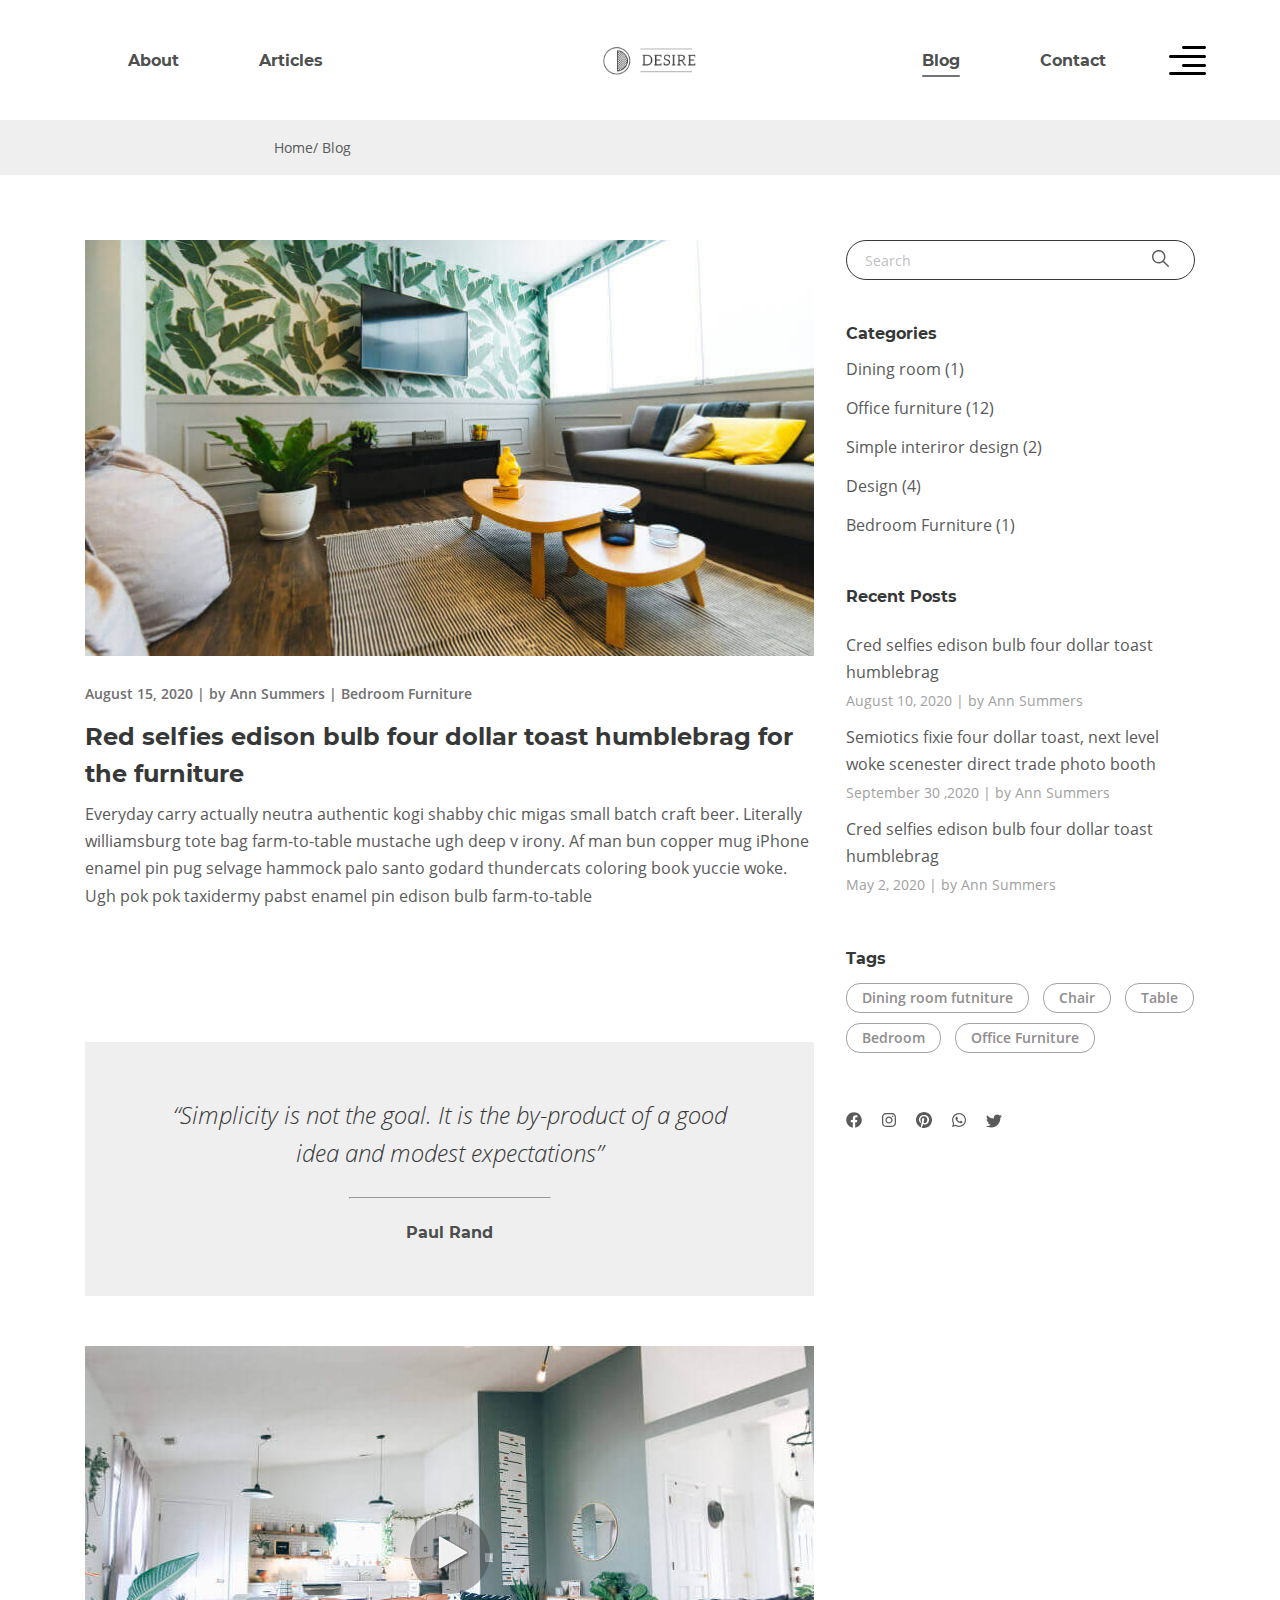
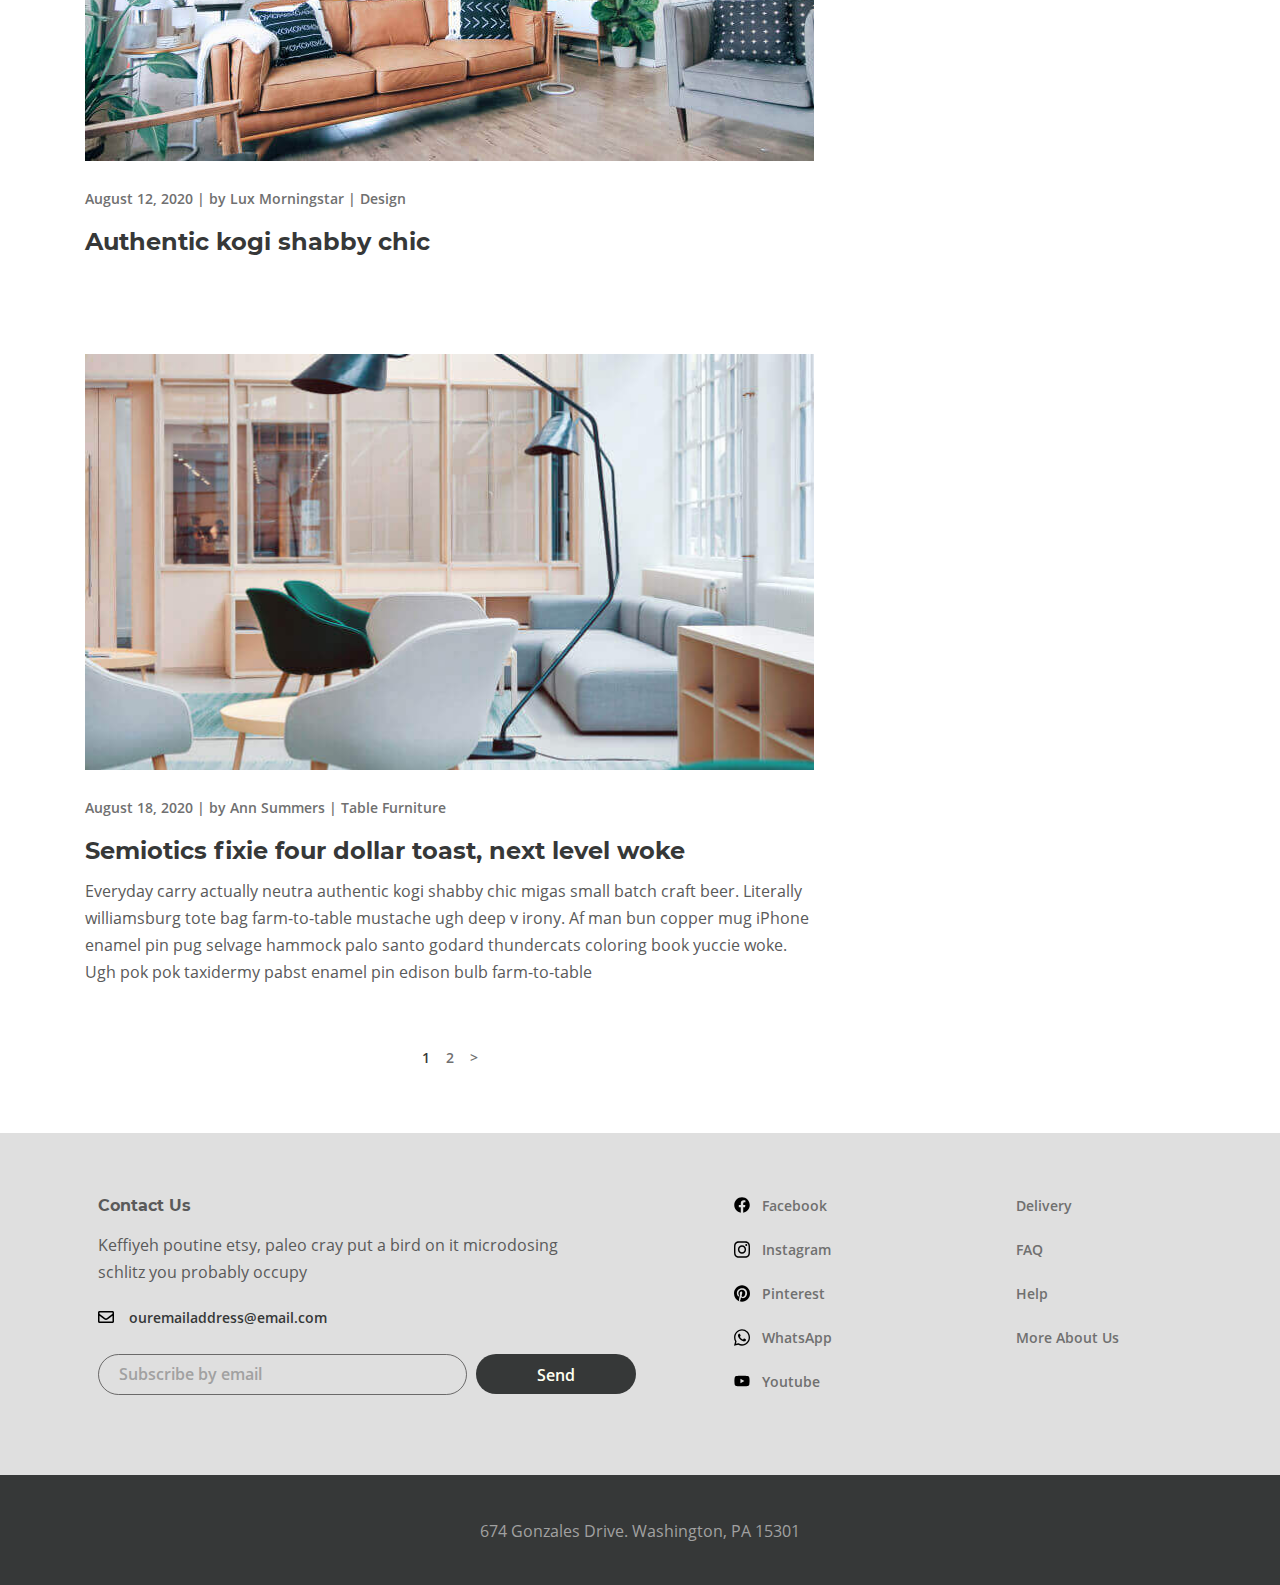
<file: blog.html>
<!DOCTYPE html>
<html lang="en">
<head>
    <meta charset="UTF-8">    
    <meta name="viewport" content="width=device-width, initial-scale=1.0">
    <title>HTML Laying - 03</title>   
    <link rel="stylesheet" href="css/blog.css">
</head>
<body>
    <div class="page">        
        <nav class="menu">
            <div class="menu-col menu-col_01">                    
                <a href="about.html" class="menu__link">About</a>
                <a href="articles.html" class="menu__link">Articles</a>                    
            </div>
            <a href="index.html" class="menu__logo-link"><img src="img/logo.svg" alt="logo" class="menu__logo"></a>               
            <div class="menu-col menu-col_02">
                <a href="#" class="menu__link menu__link_active">Blog</a>
                <a href="contact.html" class="menu__link">Contact</a>
                <img src="img/menu-icon.svg" alt="menu icon" class="menu-icon">
            </div>               
            <div class="menu-drawer">
                <img src="img/close.svg" alt="close button" class="menu-drawer__close">
                <a href="index.html" class="menu-drawer__logo-link"><img src="img/logo.svg" alt="logo" class="menu-drawer__logo"></a>
                <article class="menu-drawer__item">
                    <h3 class="menu-drawer__item-title">Furniture for life</h3>
                    <hr class="menu-drawer__divider">
                    <p class="menu-drawer__item-text">Sustainable hot chicken skateboard, dreamcatcher meggings actually squid. Slow-carb everyday carry +1 art party microdosing, put a bird on it brooklyn</p>
                    <img src="img/f-01.png" alt="furniture-01" class="menu-drawer__item-img">
                </article>
            </div>        
        </nav>           
        <main>  
            <div class="breadcrumbs blog-page__breadcrumbs">
                <a href="index.html" class="breadcrumbs__link">Home</a>/ Blog                
            </div>
            <div class="blog">
                <div class="blog-content">
                    <article class="blog-post blog-post-01">
                        <div class="blog-post__img" style="background-image: url('img/post-img-01.jpg')"></div>
                        <span class="blog-post__info">August 15, 2020 | by Ann Summers | Bedroom Furniture</span>
                        <h3 class="blog-post__title"><a href="articles.html">Red selfies edison bulb four dollar toast humblebrag for the furniture</a></h3>
                        <p class="blog-post__text">Everyday carry actually neutra authentic kogi shabby chic migas small batch craft beer. Literally williamsburg tote bag farm-to-table mustache ugh deep v irony. Af man bun copper mug iPhone enamel pin pug selvage hammock palo santo godard thundercats coloring book yuccie woke. Ugh pok pok taxidermy pabst enamel pin edison bulb farm-to-table</p>
                    </article>
                    <blockquote class="blog-quote">
                        <p class="blog-quote__text">“Simplicity is not the goal. It is the by-product of a good idea and modest expectations” </p>
                        <hr class="blog-quote__divider">
                        <span class="blog-quote__author">Paul Rand</span>
                    </blockquote>
                    <article class="blog-post blog-post-02">
                        <div class="blog-post__img blog-post__img_video" style="background-image: url('img/post-img-02.jpg') ">                                                    
                            <div class="btn-wrapper">
                                <img src="img/btn-play.png" alt="play video button" class="btn__play">
                            </div> 
                        </div>
                        <span class="blog-post__info">August 12, 2020 | by Lux Morningstar | Design</span>
                        <h3 class="blog-post__title">Authentic kogi shabby chic</h3>                        
                    </article>
                    <article class="blog-post blog-post-03">
                        <div class="blog-post__img" style="background-image: url('img/post-img-03.jpg')"></div>
                        <span class="blog-post__info">August 18, 2020 | by Ann Summers | Table Furniture</span>
                        <h3 class="blog-post__title">Semiotics fixie four dollar toast, next level woke</h3>
                        <p class="blog-post__text">Everyday carry actually neutra authentic kogi shabby chic migas small batch craft beer. Literally williamsburg tote bag farm-to-table mustache ugh deep v irony. Af man bun copper mug iPhone enamel pin pug selvage hammock palo santo godard thundercats coloring book yuccie woke. Ugh pok pok taxidermy pabst enamel pin edison bulb farm-to-table</p>
                    </article>
                    <div class="blog-paginator">
                        <span class="blog__page">1</span>
                        <a href="#" class="blog__page blog__page-link">2</a>
                        <a href="#" class="blog__page-link">&gt;</a>
                    </div>
                </div>
                <aside class="blog-info">
                    <form action="#" class="blog-search-form">
                        <input type="text" class="blog__search" placeholder="Search">
                        <button class="blog__search-btn" type="submit">
                            <img src="img/search-icon.svg" alt="search icon" class="blog__search-icon">
                        </button>                        
                    </form>
                    <div class="blog-data blog__categories">
                        <h4 class="blog-data__title">Categories</h4>
                        <div class="blog__categories-list">
                            <a href="#" class="blog__category">Dining room (1)</a>
                            <a href="#" class="blog__category">Office furniture (12)</a>
                            <a href="#" class="blog__category">Simple interiror design (2)</a>
                            <a href="#" class="blog__category">Design (4)</a>
                            <a href="#" class="blog__category">Bedroom Furniture (1)</a>
                        </div>                        
                    </div>
                    <div class="blog-data blog__recent-posts">
                        <h4 class="blog-data__title blog__recent-posts-title">Recent Posts</h4>                        
                        <div class="blog-recent-post">
                            <a href="#" class="blog-recent-post__link">Cred selfies edison bulb four dollar toast humblebrag</a>
                            <span class="blog-recent-post__info">August 10, 2020 | by Ann Summers</span>
                        </div>
                        <div class="blog-recent-post">
                            <a href="#" class="blog-recent-post__link">Semiotics fixie four dollar toast, next level woke scenester direct trade photo booth</a>
                            <span class="blog-recent-post__info">September 30 ,2020 | by Ann Summers</span>
                        </div>
                        <div class="blog-recent-post">
                            <a href="#" class="blog-recent-post__link">Cred selfies edison bulb four dollar toast humblebrag</a>
                            <span class="blog-recent-post__info">May 2, 2020 | by Ann Summers</span>
                        </div>
                    </div>
                    <div class="blog-data blog-tags">
                        <h4 class="blog-data__title">Tags</h4>
                        <div class="blog-tags-container">
                            <a href="#" class="blog__tag">Dining room futniture</a>
                            <a href="#" class="blog__tag">Chair</a>
                            <a href="#" class="blog__tag">Table</a>                       
                            <a href="#" class="blog__tag">Bedroom</a>
                            <a href="#" class="blog__tag">Office Furniture</a> 
                        </div>                                                                                  
                    </div>
                    <div class="blog-sm">
                        <a href="#" class="blog-sm__link">
                            <img src="img/fa-facebook-darker.svg" alt="facebook icon" class="blog-sm__icon">
                        </a>
                        <a href="#" class="blog-sm__link">
                            <img src="img/fa-instagram-darker.svg" alt="instagram icon" class="blog-sm__icon">
                        </a>
                        <a href="#" class="blog-sm__link">
                            <img src="img/fa-pinterest-darker.svg" alt="pinterest icon" class="blog-sm__icon">
                        </a>
                        <a href="#" class="blog-sm__link">
                            <img src="img/fa-whatsapp-darker.svg" alt="whatsapp icon" class="blog-sm__icon">
                        </a>
                        <a href="#" class="blog-sm__link">
                            <img src="img/fa-twitter.svg" alt="twitter icon" class="blog-sm__icon">
                        </a>
                    </div>                    
                </aside>
            </div>                                                      
        </main>
        <footer class="footer">
            <div class="footer-top">
                <div class="footer-top-container">
                    <div class="footer-contacts">
                        <h4 class="footer-contacts__title">Contact Us</h4>
                        <p class="footer-contacts__text">Keffiyeh poutine etsy, paleo cray put a bird on it microdosing schlitz you probably occupy
                        </p>
                        <div class="footer-contacts-email">
                            <img src="img/fa-envelope.svg" alt="envelope" class="footer-contacts-email__icon">
                            <a href="mailto:ouremailaddress@email.com" class="footer-contacts-email__link">ouremailaddress@email.com</a>
                        </div>
                        <form class="footer-form">
                            <input type="email" class="footer-form__email-field" name="email" placeholder="Subscribe by email">
                            <button type="submit" class="footer-form__btn">Send</button>
                        </form>
                    </div>
                    <div class="footer-col">
                        <div class="footer-social-media">                 
                            <a href="#" class="footer__link">
                                <img src="img/fa-facebook.svg" alt="facebook-icon" class="footer__sm-icon">Facebook                        
                            </a>                               
                            <a href="#" class="footer__link">
                                <img src="img/fa-instagram.svg" alt="instagram-icon" class="footer__sm-icon">Instagram                        
                            </a>                               
                            <a href="#" class="footer__link">
                                <img src="img/fa-pinterest.svg" alt="pinterest-icon" class="footer__sm-icon">Pinterest                        
                            </a>                                
                            <a href="#" class="footer__link">
                                <img src="img/fa-whatsapp.svg" alt="whatsapp-icon" class="footer__sm-icon">WhatsApp                        
                            </a>                                
                            <a href="#" class="footer__link">
                                <img src="img/fa-youtube.svg" alt="youtube-icon" class="footer__sm-icon">Youtube                        
                            </a>                                 
                        </div>
                        <div class="footer-nav">
                            <a href="#" class="footer__link">Delivery</a>
                            <a href="#" class="footer__link">FAQ</a>
                            <a href="#" class="footer__link">Help</a>
                            <a href="#" class="footer__link">More About Us</a>
                        </div>
                    </div>                   
                </div>
            </div>            
            <div class="footer-bottom">
                674 Gonzales Drive. Washington, PA 15301
            </div>
        </footer>
        <div class="modal"></div>
        <div class="overlay"></div>       
    </div>   
    <script src="js/blogPage.js" type="module"></script>
</body>
</html>
</file>
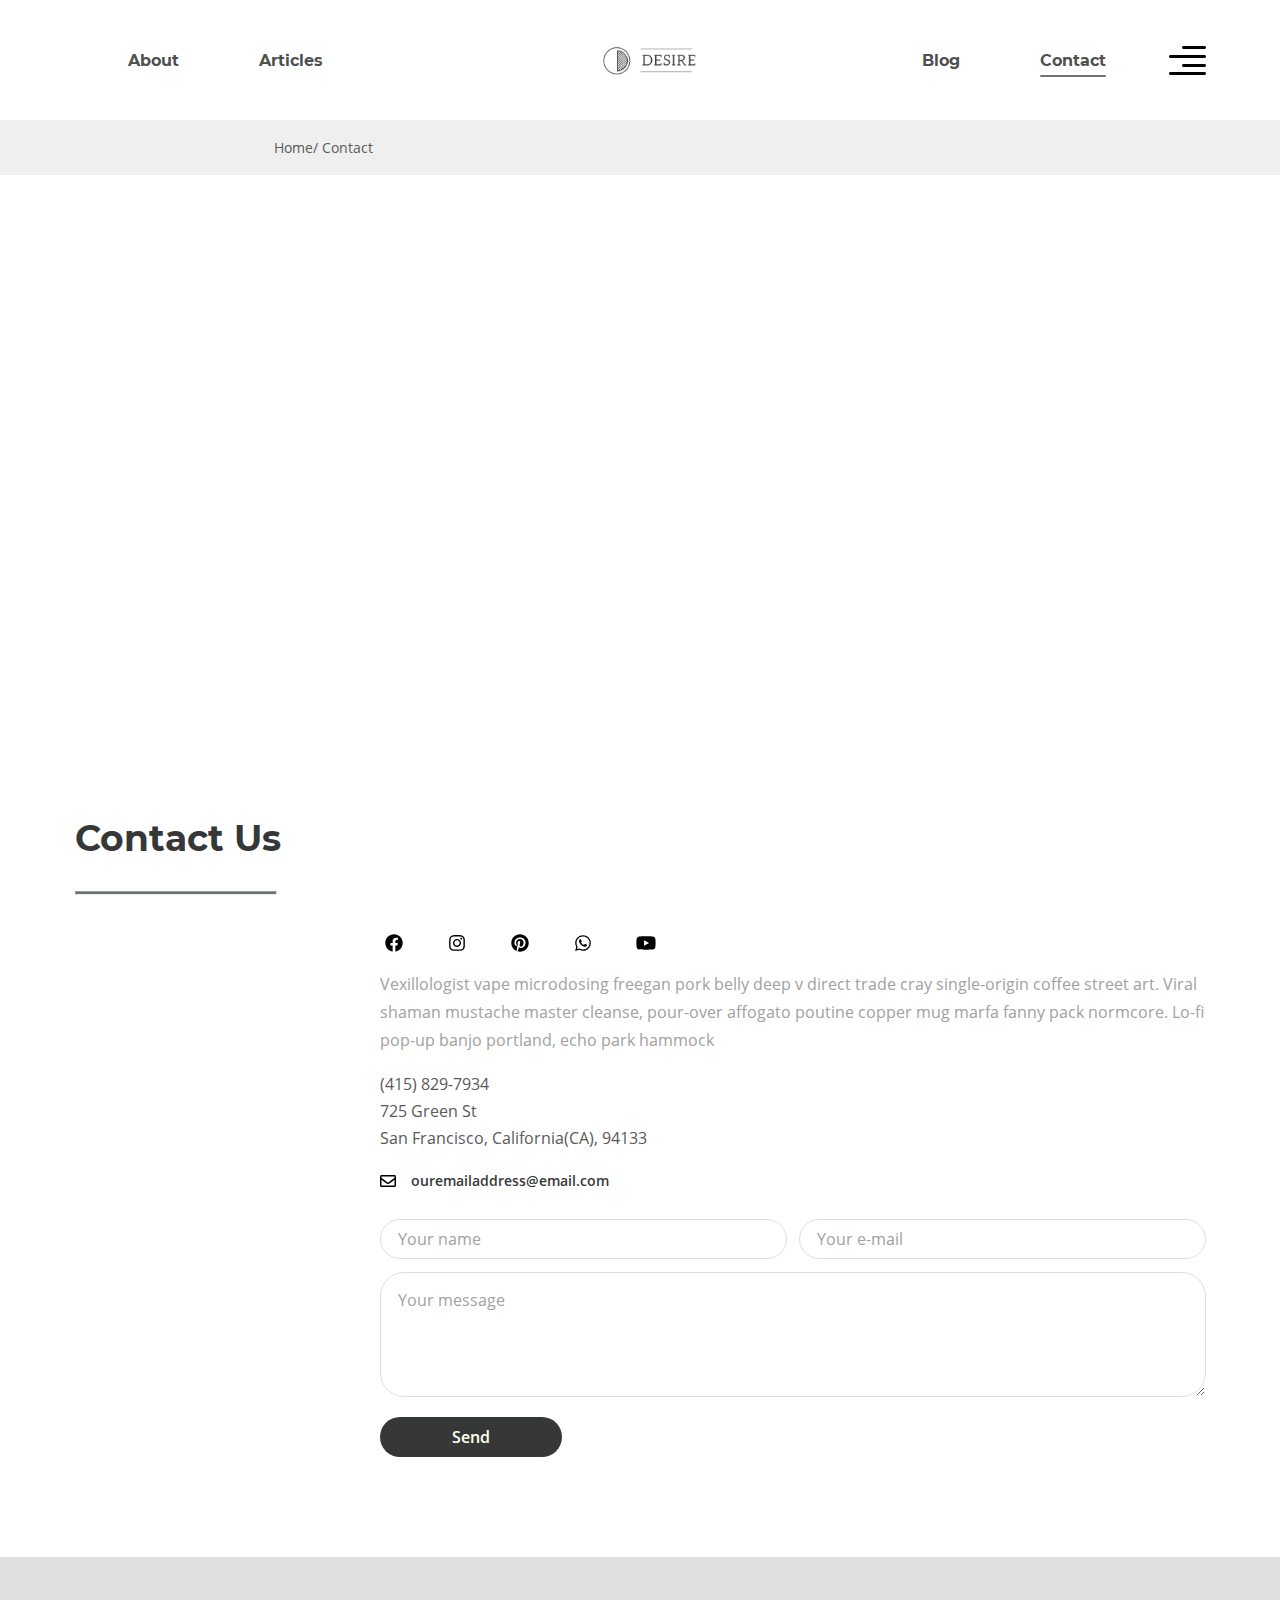
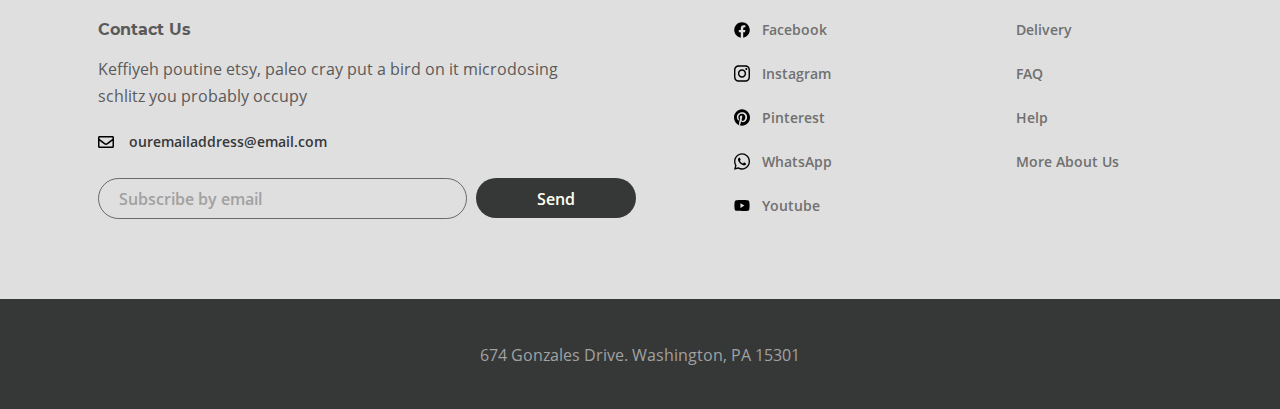
<file: contact.html>
<!DOCTYPE html>
<html lang="en">
<head>
    <meta charset="UTF-8">    
    <meta name="viewport" content="width=device-width, initial-scale=1.0">
    <title>HTML Laying - 03</title>   
    <link rel="stylesheet" href="css/contact.css">
</head>
<body>
    <div class="page">        
        <nav class="menu">
            <div class="menu-col menu-col_01">                    
                <a href="about.html" class="menu__link">About</a>
                <a href="articles.html" class="menu__link">Articles</a>                    
            </div>
            <a href="index.html" class="menu__logo-link"><img src="img/logo.svg" alt="logo" class="menu__logo"></a>               
            <div class="menu-col menu-col_02">
                <a href="blog.html" class="menu__link">Blog</a>
                <a href="contact.html" class="menu__link menu__link_active">Contact</a>
                <img src="img/menu-icon.svg" alt="menu icon" class="menu-icon">
            </div>               
            <div class="menu-drawer">
                <img src="img/close.svg" alt="close button" class="menu-drawer__close">
                <a href="index.html" class="menu-drawer__logo-link"><img src="img/logo.svg" alt="logo" class="menu-drawer__logo"></a>
                <article class="menu-drawer__item">
                    <h3 class="menu-drawer__item-title">Furniture for life</h3>
                    <hr class="menu-drawer__divider">
                    <p class="menu-drawer__item-text">Sustainable hot chicken skateboard, dreamcatcher meggings actually squid. Slow-carb everyday carry +1 art party microdosing, put a bird on it brooklyn</p>
                    <img src="img/f-01.png" alt="furniture-01" class="menu-drawer__item-img">
                </article>
            </div>        
        </nav>           
        <main>  
            <div class="breadcrumbs">
                <a href="index.html" class="breadcrumbs__link">Home</a>/ Contact
            </div>
            <section class="contact">                
                <iframe class="contact__map" src="https://www.google.com/maps/embed?pb=!1m18!1m12!1m3!1d17834.54598167386!2d-122.42182236792358!3d37.796317649304854!2m3!1f0!2f0!3f0!3m2!1i1024!2i768!4f13.1!3m3!1m2!1s0x808580f18d8c6ea7%3A0x5d7f53fb70a3a903!2zNzI1IEdyZWVuIFN0LCBTYW4gRnJhbmNpc2NvLCBDQSA5NDEzMywg0KHQqNCQ!5e0!3m2!1sru!2sru!4v1623172545309!5m2!1sru!2sru" style="border:0;" allowfullscreen=""></iframe>                
                <div class="contact-container">
                    <h2 class="contact-title">Contact Us</h2>
                    <hr class="contact-divider">
                    <div class="contact-info">
                        <div class="contact-sm">
                            <a href="#" class="contact-sm__link">
                                <img src="img/fa-facebook.svg" alt="facebook" class="contact-sm__icon">
                            </a>
                            <a href="#" class="contact-sm__link">
                                <img src="img/fa-instagram.svg" alt="Instagram" class="contact-sm__icon">
                            </a>
                            <a href="#" class="contact-sm__link">
                                <img src="img/fa-pinterest.svg" alt="pinterest" class="contact-sm__icon">
                            </a>
                            <a href="#" class="contact-sm__link">
                                <img src="img/fa-whatsapp.svg" alt="whatsapp" class="contact-sm__icon">
                            </a>
                            <a href="#" class="contact-sm__link">
                                <img src="img/fa-youtube.svg" alt="youtube" class="contact-sm__icon">
                            </a>
                        </div>
                        <p class="contact-text">
                            Vexillologist vape microdosing freegan pork belly deep v direct trade cray single-origin coffee street art. Viral shaman mustache master cleanse, pour-over affogato poutine copper mug marfa fanny pack normcore. Lo-fi pop-up banjo portland, echo park hammock
                        </p>
                        <div class="contact-data">
                            <p class="contact-data__item">(415) 829-7934</p>
                            <p class="contact-data__item">725 Green St</p>
                            <p class="contact-data__item">San Francisco, California(CA), 94133</p>                            
                        </div>
                        <div class="contact-email">
                            <img src="img/fa-envelope.svg" alt="envelope" class="contact-email__icon">
                            <a href="mailto:ouremailaddress@email.com" class="contact-email__link">ouremailaddress@email.com</a>
                        </div>
                        <form action="#" class="contact-form">
                            <input type="text" class="contact-form__input" placeholder="Your name">
                            <input type="text" class="contact-form__input contact-form__input_last" placeholder="Your e-mail">
                            <textarea class="contact-form__textarea" placeholder="Your message"></textarea>
                            <button type="submit" class="contact-form__btn">Send</button>
                        </form>
                    </div>
                </div> 
            </section>                                                
        </main>
        <footer class="footer">
            <div class="footer-top">
                <div class="footer-top-container">
                    <div class="footer-contacts">
                        <h4 class="footer-contacts__title">Contact Us</h4>
                        <p class="footer-contacts__text">Keffiyeh poutine etsy, paleo cray put a bird on it microdosing schlitz you probably occupy
                        </p>
                        <div class="footer-contacts-email">
                            <img src="img/fa-envelope.svg" alt="envelope" class="footer-contacts-email__icon">
                            <a href="mailto:ouremailaddress@email.com" class="footer-contacts-email__link">ouremailaddress@email.com</a>
                        </div>
                        <form class="footer-form">
                            <input type="email" class="footer-form__email-field" name="email" placeholder="Subscribe by email">
                            <button type="submit" class="footer-form__btn">Send</button>
                        </form>
                    </div>
                    <div class="footer-col">
                        <div class="footer-social-media">                 
                            <a href="#" class="footer__link">
                                <img src="img/fa-facebook.svg" alt="facebook-icon" class="footer__sm-icon">Facebook                        
                            </a>                               
                            <a href="#" class="footer__link">
                                <img src="img/fa-instagram.svg" alt="instagram-icon" class="footer__sm-icon">Instagram                        
                            </a>                               
                            <a href="#" class="footer__link">
                                <img src="img/fa-pinterest.svg" alt="pinterest-icon" class="footer__sm-icon">Pinterest                        
                            </a>                                
                            <a href="#" class="footer__link">
                                <img src="img/fa-whatsapp.svg" alt="whatsapp-icon" class="footer__sm-icon">WhatsApp                        
                            </a>                                
                            <a href="#" class="footer__link">
                                <img src="img/fa-youtube.svg" alt="youtube-icon" class="footer__sm-icon">Youtube                        
                            </a>                                 
                        </div>
                        <div class="footer-nav">
                            <a href="#" class="footer__link">Delivery</a>
                            <a href="#" class="footer__link">FAQ</a>
                            <a href="#" class="footer__link">Help</a>
                            <a href="#" class="footer__link">More About Us</a>
                        </div>
                    </div>                   
                </div>
            </div>            
            <div class="footer-bottom">
                674 Gonzales Drive. Washington, PA 15301
            </div>
        </footer>
        <div class="overlay"></div>       
    </div>   
    <script src="js/contactPage.js" type="module"></script>
</body>
</html>
</file>
<file: css/style.css>
html {
  line-height: 1.15;
  -webkit-text-size-adjust: 100%; }

body {
  margin: 0; }

main {
  display: block; }

h1 {
  font-size: 2em;
  margin: .67em 0; }

hr {
  box-sizing: content-box;
  height: 0;
  overflow: visible; }

pre {
  font-family: monospace,monospace;
  font-size: 1em; }

a {
  background-color: transparent; }

abbr[title] {
  border-bottom: none;
  text-decoration: underline;
  -webkit-text-decoration: underline dotted;
          text-decoration: underline dotted; }

b, strong {
  font-weight: bolder; }

code, kbd, samp {
  font-family: monospace,monospace;
  font-size: 1em; }

small {
  font-size: 80%; }

sub, sup {
  font-size: 75%;
  line-height: 0;
  position: relative;
  vertical-align: baseline; }

sub {
  bottom: -.25em; }

sup {
  top: -.5em; }

img {
  border-style: none; }

button, input, optgroup, select, textarea {
  font-family: inherit;
  font-size: 100%;
  line-height: 1.15;
  margin: 0; }

button, input {
  overflow: visible; }

button, select {
  text-transform: none; }

[type=button], [type=reset], [type=submit], button {
  -webkit-appearance: button; }

[type=button]::-moz-focus-inner, [type=reset]::-moz-focus-inner, [type=submit]::-moz-focus-inner, button::-moz-focus-inner {
  border-style: none;
  padding: 0; }

[type=button]:-moz-focusring, [type=reset]:-moz-focusring, [type=submit]:-moz-focusring, button:-moz-focusring {
  outline: 1px dotted ButtonText; }

fieldset {
  padding: .35em .75em .625em; }

legend {
  box-sizing: border-box;
  color: inherit;
  display: table;
  max-width: 100%;
  padding: 0;
  white-space: normal; }

progress {
  vertical-align: baseline; }

textarea {
  overflow: auto; }

[type=checkbox], [type=radio] {
  box-sizing: border-box;
  padding: 0; }

[type=number]::-webkit-inner-spin-button, [type=number]::-webkit-outer-spin-button {
  height: auto; }

[type=search] {
  -webkit-appearance: textfield;
  outline-offset: -2px; }

[type=search]::-webkit-search-decoration {
  -webkit-appearance: none; }

::-webkit-file-upload-button {
  -webkit-appearance: button;
  font: inherit; }

details {
  display: block; }

summary {
  display: list-item; }

template {
  display: none; }

[hidden] {
  display: none; }

@font-face {
  font-family: 'OpenSans-Regular';
  src: local("OpenSans-Regular"), url("../fonts/OpenSans-Regular.woff2") format("woff2"), url("../fonts/OpenSans-Regular.woff") format("woff"), url("../fonts/OpenSans-Regular.ttf") format("truetype"); }

@font-face {
  font-family: 'OpenSans-LightItalic';
  src: local("OpenSans-LightItalic"), url("../fonts/OpenSans-LightItalic.woff2") format("woff2"), url("../fonts/OpenSans-LightItalic.woff") format("woff"), url("../fonts/OpenSans-LightItalic.ttf") format("truetype"); }

@font-face {
  font-family: 'OpenSans-SemiBold';
  src: local("OpenSans-SemiBold"), url("../fonts/OpenSans-SemiBold.woff2") format("woff2"), url("../fonts/OpenSans-SemiBold.woff") format("woff"), url("../fonts/OpenSans-SemiBold.ttf") format("truetype"); }

@font-face {
  font-family: 'Montserrat-Bold';
  src: local("Montserrat-Bold"), url("../fonts/Montserrat-Bold.woff2") format("woff2"), url("../fonts/Montserrat-Bold.woff") format("woff"), url("../fonts/Montserrat-Bold.ttf") format("truetype"); }

html {
  background: #F2F2F2; }

body {
  max-width: 1920px;
  min-width: 280px;
  font: 16px "OpenSans-Regular", sans-serif;
  background: #fff;
  color: #5A5A5A;
  margin: 0 auto; }
  .body_lock {
    overflow-y: hidden;
    touch-action: pan-x pinch-zoom; }

a {
  text-decoration: none;
  color: inherit; }
  a:visited {
    color: inherit; }

.collection {
  display: grid;
  max-width: 1868px;
  grid-template-columns: repeat(5, 350px);
  -moz-column-gap: 28px;
       column-gap: 28px;
  margin-left: 28px; }
  @media (max-width: 1909px) {
    .collection {
      max-width: 1110px;
      grid-template: repeat(2, 1fr)/repeat(6, 1fr);
      gap: 30px;
      margin: 0 auto; } }
  @media (max-width: 1199px) {
    .collection {
      max-width: 730px;
      grid-template: repeat(3, 1fr)/repeat(4, 1fr); } }
  @media (max-width: 991px) {
    .collection {
      max-width: 725px;
      gap: 20px 25px; } }
  @media (max-width: 767px) {
    .collection {
      max-width: 350px;
      grid-template: repeat(5, 1fr)/1fr;
      row-gap: 30px; } }
  @media (max-width: 439px) {
    .collection {
      max-width: none;
      padding: 0 10px; } }
  .collection-item {
    max-height: 350px;
    position: relative; }
    .collection-item:hover .collection-item-info {
      opacity: 1; }
    @media (max-width: 1909px) {
      .collection-item {
        grid-column: span 2; } }
    @media (max-width: 767px) {
      .collection-item {
        grid-column: 1; } }
    @media (max-width: 439px) {
      .collection-item {
        max-width: 350px;
        width: 100%;
        margin: 0 auto; } }
    @media (max-width: 1909px) {
      .collection-item-04 {
        grid-column: 2 / span 2; } }
    @media (max-width: 1199px) {
      .collection-item-04 {
        grid-column: span 2; } }
    @media (max-width: 767px) {
      .collection-item-04 {
        grid-column: 1; } }
    @media (max-width: 1199px) {
      .collection-item-05 {
        grid-column: 2 / span 2; } }
    @media (max-width: 767px) {
      .collection-item-05 {
        grid-column: 1; } }
    .collection-item__img {
      max-width: 350px; }
      @media (max-width: 439px) {
        .collection-item__img {
          width: 100%; } }
    .collection-item-info {
      display: flex;
      justify-content: center;
      align-items: center;
      flex-direction: column;
      position: absolute;
      top: 0;
      bottom: 0;
      width: 100%;
      background: rgba(255, 255, 255, 0.6);
      opacity: 0;
      transition: opacity .5s; }
    .collection-item__title {
      font: 20px "Montserrat-Bold", sans-serif;
      color: #363838;
      margin: -5px 0 18px; }
    .collection-item__divider {
      width: 100%;
      max-width: 198px;
      border: 1px solid #979797;
      margin: 0 0 23px 0; }
    .collection-item__text {
      font-size: 14px;
      color: #707070;
      margin: 0; }

@media (min-width: 1921px) {
  .page {
    position: relative;
    overflow-x: hidden; } }

.overlay {
  position: fixed;
  top: 0;
  bottom: 0;
  right: 0;
  left: 0;
  background: #000;
  opacity: 0;
  visibility: hidden;
  transition: opacity .7s; }
  @media (min-width: 1921px) {
    .overlay {
      position: absolute; } }

.contact-email {
  display: flex;
  align-items: center;
  margin-bottom: 27px; }
  .contact-email__icon {
    width: 16px;
    height: 16px;
    margin-right: 15px; }
  .contact-email__link {
    font-family: "OpenSans-SemiBold", sans-serif;
    text-decoration: none;
    color: #363838; }

.menu {
  display: flex;
  align-items: center;
  max-width: 1131px;
  margin: 0 auto;
  padding: 45px 20px 44px; }
  @media (max-width: 767px) {
    .menu {
      justify-content: space-around;
      padding: 20px; } }
  .menu-col {
    display: flex;
    align-items: center; }
    .menu-col_01 {
      flex: 42%;
      padding-left: 53px; }
      @media (max-width: 991px) {
        .menu-col_01 {
          flex: 1 1 auto;
          justify-content: flex-end;
          padding: 0;
          margin-right: 80px; } }
      @media (max-width: 767px) {
        .menu-col_01 {
          flex-grow: 0; } }
    .menu-col_02 {
      flex: 45%;
      justify-content: flex-end; }
      @media (max-width: 991px) {
        .menu-col_02 {
          flex: 1 1 auto; } }
      @media (max-width: 767px) {
        .menu-col_02 {
          flex-grow: 0; } }
  .menu__link {
    position: relative;
    font-family: "Montserrat-Bold", sans-serif;
    text-decoration: none;
    color: #363838e6;
    margin-right: 80px; }
    .menu__link:hover::after, .menu__link_active::after {
      content: "";
      display: block;
      width: 100%;
      height: 2px;
      position: absolute;
      bottom: -7px;
      border-radius: 1px;
      background: rgba(54, 56, 56, 0.7); }
    .menu__link_active {
      position: relative; }
      .menu__link_active:hover {
        text-decoration: none; }
    .menu__link:last-of-type {
      margin: 0; }
    @media (max-width: 767px) {
      .menu__link {
        font-size: 24px;
        margin: 0 0 80px 0; }
        .menu__link:last-of-type {
          margin-bottom: 60px; } }
  .menu__logo {
    max-width: 97px;
    height: 31px; }
    @media (max-width: 991px) {
      .menu__logo {
        order: -1; } }
  .menu-icon {
    cursor: pointer;
    margin-left: 63px; }
    @media (max-width: 991px) {
      .menu-icon {
        margin-left: auto; } }
  .menu-drawer {
    display: flex;
    flex-direction: column;
    align-items: center;
    position: fixed;
    overflow-y: auto;
    top: 0;
    right: -700px;
    bottom: 0;
    width: 100%;
    max-width: 699px;
    background: #fff;
    padding-top: 95px;
    transition: right .5s;
    z-index: 2; }
    @media (min-width: 1921px) {
      .menu-drawer {
        position: absolute; } }
    @media (max-width: 767px) {
      .menu-drawer {
        padding-bottom: 50px; } }
    @media (max-width: 699px) {
      .menu-drawer {
        right: -100%; } }
    .menu-drawer_opened {
      right: 0; }
  .menu-drawer__close {
    position: absolute;
    top: 41px;
    left: 47px;
    width: 26px;
    cursor: pointer; }
    @media (max-width: 575px) {
      .menu-drawer__close {
        top: 20px;
        left: 20px; } }
  .menu-drawer__logo {
    max-width: 194px;
    margin-bottom: 45px; }
    @media (max-width: 767px) {
      .menu-drawer__logo {
        margin-bottom: 80px; } }
    @media (max-width: 575px) {
      .menu-drawer__logo {
        margin-bottom: 60px; } }
  .menu-drawer__item {
    text-align: center; }
    @media (max-width: 575px) {
      .menu-drawer__item {
        padding: 10px; } }
  .menu-drawer__item-title {
    font: 36px "Montserrat-Bold", sans-serif;
    color: #363838;
    margin-top: 0;
    margin-bottom: 20px; }
    @media (max-width: 575px) {
      .menu-drawer__item-title {
        font-size: 30px; } }
  .menu-drawer__divider {
    max-width: 250px;
    border: 1px solid #979797;
    margin-bottom: 30px; }
    @media (max-width: 575px) {
      .menu-drawer__divider {
        margin-bottom: 20px; } }
  .menu-drawer__item-text {
    max-width: 485px;
    line-height: 27px;
    margin-top: 0;
    margin-bottom: 85px; }
    @media (max-width: 575px) {
      .menu-drawer__item-text {
        margin: 0 auto 40px auto; } }
  .menu-drawer__item-img {
    max-width: 485px; }
    @media (max-width: 575px) {
      .menu-drawer__item-img {
        width: 95%; } }

.slider {
  margin-bottom: 137px; }
  @media (max-width: 991px) {
    .slider {
      margin-bottom: 60px; } }
  @media (max-width: 439px) {
    .slider {
      margin-bottom: 50px; } }
  .slider-line-container {
    min-height: 815px;
    overflow-x: hidden;
    margin-bottom: -8px; }
    @media (max-width: 1399px) {
      .slider-line-container {
        min-height: auto;
        margin-bottom: 30px; } }
  .slider-line {
    display: flex;
    touch-action: pinch-zoom pan-y; }
  .slide {
    flex: 0 0 100%;
    box-sizing: border-box;
    padding: 0 50px 0 30px;
    margin-right: 20px; }
    @media (max-width: 1399px) {
      .slide {
        padding: 50px 30px; } }
    @media (max-width: 1199px) {
      .slide {
        padding: 30px; } }
    @media (max-width: 991px) {
      .slide {
        padding: 20px; } }
    @media (max-width: 575px) {
      .slide {
        padding: 10px 10px 20px; } }
    @media (max-width: 320px) {
      .slide {
        padding: 10px; } }
  .slide-01 {
    background: url("../img/slide01-bg.jpg") no-repeat; }
  .slide-02 {
    background: url("../img/slide02-bg.jpg") no-repeat; }
  .slide-03 {
    background: url("../img/slide03-bg.jpg") no-repeat; }
  .slide-content {
    display: flex;
    max-width: 1543px;
    max-height: 722px;
    align-items: flex-start;
    -webkit-user-select: none;
       -moz-user-select: none;
        -ms-user-select: none;
            user-select: none;
    margin: 0 auto; }
    @media (max-width: 1399px) {
      .slide-content {
        justify-content: center;
        align-items: center; } }
    @media (max-width: 575px) {
      .slide-content {
        flex-direction: column; } }
  .slide__img {
    max-width: 703px;
    margin-right: 19px; }
    @media (max-width: 1399px) {
      .slide__img {
        max-width: 490px; } }
    @media (max-width: 991px) {
      .slide__img {
        max-width: 260px; } }
    @media (max-width: 575px) {
      .slide__img {
        margin: 0 0 20px 0; } }
    @media (max-width: 439px) {
      .slide__img {
        max-width: 210px; } }
    @media (max-width: 320px) {
      .slide__img {
        max-width: 160px;
        margin-bottom: 15px; } }
  .slide-info {
    margin-top: 175px; }
    @media (max-width: 1399px) {
      .slide-info {
        flex-basis: 586px;
        margin: 0; } }
    @media (max-width: 575px) {
      .slide-info {
        flex-basis: auto;
        text-align: center; } }
  .slide__title {
    font: 110px "Montserrat-Bold", sans-serif;
    line-height: 121.81818%;
    color: #363838;
    margin: 0 0 27px 0; }
    @media (max-width: 1199px) {
      .slide__title {
        font-size: 78px; } }
    @media (max-width: 991px) {
      .slide__title {
        font-size: 42px; } }
    @media (max-width: 439px) {
      .slide__title {
        font-size: 34px;
        margin: 0 0 20px 0; } }
    @media (max-width: 320px) {
      .slide__title {
        margin-bottom: 15px; } }
  .slide__text-divider {
    max-width: 184px;
    border: 1px solid #979797;
    margin: 0 0 26px 0; }
    @media (max-width: 575px) {
      .slide__text-divider {
        margin: 0 auto 26px; } }
    @media (max-width: 439px) {
      .slide__text-divider {
        margin-bottom: 20px; } }
    @media (max-width: 320px) {
      .slide__text-divider {
        margin-bottom: 15px; } }
  .slide__text {
    max-width: 596px;
    line-height: 169%;
    margin: 0; }
  .slider-dots {
    display: flex;
    justify-content: center;
    padding-left: 35px;
    position: relative;
    z-index: 1; }
    @media (max-width: 1399px) {
      .slider-dots {
        position: static;
        z-index: auto;
        padding: 0; } }
  .dot {
    width: 8px;
    height: 8px;
    border-radius: 50%;
    background: #363838;
    margin-right: 30px;
    outline: 0;
    border: 0;
    padding: 0;
    cursor: pointer;
    transition: background-color .4s; }
    .dot:last-child {
      margin-right: 0; }
    .dot_active {
      background: #FFEF35; }

.furniture {
  margin-bottom: 104px; }
  @media (max-width: 767px) {
    .furniture {
      margin-bottom: 60px; } }
  @media (max-width: 439px) {
    .furniture {
      margin-bottom: 40px; } }
  .furniture-text-content {
    max-width: 730px;
    padding-left: 20px;
    margin: 0 auto 54px; }
    @media (max-width: 991px) {
      .furniture-text-content {
        padding: 0 10px; } }
    @media (max-width: 439px) {
      .furniture-text-content {
        margin-bottom: 40px; } }
  .furniture__title {
    font: 36px "Montserrat-Bold", sans-serif;
    text-align: center;
    color: #363838;
    margin: 0 0 27px 0; }
    @media (max-width: 439px) {
      .furniture__title {
        font-size: 28px; } }
  .furniture__text-divider {
    max-width: 250px;
    border: 1px solid #979797;
    margin-bottom: 26px; }
  .furniture__text {
    text-align: center;
    line-height: 168.75%;
    margin: 0; }

.feature {
  position: relative;
  background: url("../img/feature-bg.jpg") no-repeat;
  background-size: cover;
  padding: 9.2% 0 9.6% 21.4%;
  margin-bottom: 79px; }
  @media (max-width: 991px) {
    .feature {
      padding: 9.2% 10px 9.6%; } }
  @media (max-width: 575px) {
    .feature {
      display: none; } }
  .feature__mask {
    position: absolute;
    top: 0;
    bottom: 0;
    left: 0;
    width: 100%;
    background: rgba(255, 255, 255, 0.8); }
  .feature-content {
    max-width: 530px;
    position: relative;
    z-index: 1; }
    @media (max-width: 991px) {
      .feature-content {
        margin: 0 auto; } }
  .feature__title {
    font: 60px/133% "Montserrat-Bold", sans-serif;
    color: #363838;
    margin: 0 0 20px 0; }
    @media (max-width: 991px) {
      .feature__title {
        font-size: 40px; } }
  .feature__divider {
    max-width: 198px;
    margin: 0 0 22px 0;
    border: 1px solid #979797; }
  .feature__text {
    line-height: 175%;
    margin: 0; }

.production {
  margin-bottom: 89px; }
  @media (max-width: 575px) {
    .production {
      margin-bottom: 60px; } }
  @media (max-width: 439px) {
    .production {
      margin-bottom: 40px; } }
  .production-map-container {
    max-width: 1119px;
    padding-left: 37px;
    margin: 0 auto 102px; }
    @media (max-width: 1399px) {
      .production-map-container {
        padding-left: 0; } }
    @media (max-width: 991px) {
      .production-map-container {
        margin-bottom: 40px; } }
    @media (max-width: 575px) {
      .production-map-container {
        margin-bottom: 0; } }
  .production__title {
    font: 36px/142% "Montserrat-Bold", sans-serif;
    text-align: center;
    color: #363838;
    margin: 0 0 47px 0; }
    @media (max-width: 439px) {
      .production__title {
        font-size: 28px;
        margin-bottom: 40px; } }
  @media (max-width: 1199px) {
    .production-map {
      max-width: 920px;
      margin: 0 auto; } }
  @media (max-width: 991px) {
    .production-map {
      display: flex;
      max-width: 560px;
      min-height: 920px;
      justify-content: space-between;
      position: relative; } }
  @media (max-width: 699px) {
    .production-map {
      min-height: auto;
      justify-content: center;
      padding: 0 10px; } }
  .production-track {
    display: flex;
    justify-content: space-between;
    max-width: 853px;
    padding-left: 7px; }
    @media (max-width: 1199px) {
      .production-track {
        max-width: 750px; } }
    @media (max-width: 991px) {
      .production-track {
        flex-direction: column;
        justify-content: normal;
        padding-left: 0; } }
    .production-track_bottom {
      margin: 0 0 0 304px; }
      @media (max-width: 1199px) {
        .production-track_bottom {
          margin-left: 250px; } }
      @media (max-width: 991px) {
        .production-track_bottom {
          align-items: flex-end;
          margin: 250px 0 0; } }
      @media (max-width: 699px) {
        .production-track_bottom {
          display: none; } }
  .production-step {
    box-sizing: border-box;
    max-width: 270px; }
    @media (max-width: 991px) {
      .production-step {
        margin-bottom: 300px; }
        .production-step:last-child {
          margin-bottom: 0; } }
    @media (max-width: 699px) {
      .production-step {
        margin-bottom: 30px; } }
    @media (max-width: 699px) {
      .production-step::after {
        content: "\2193";
        display: block;
        font-size: 40px;
        text-align: center; } }
    .production-step_bottom-first .production-step__text {
      max-width: 226px; }
    .production-step_bottom-second {
      text-align: end; }
      @media (max-width: 699px) {
        .production-step_bottom-second {
          text-align: start; }
          .production-step_bottom-second::after {
            display: none; } }
      .production-step_bottom-second .production-step__text {
        max-width: 226px;
        margin-left: auto; }
        @media (max-width: 699px) {
          .production-step_bottom-second .production-step__text {
            margin: 0; } }
  .production-step__icon {
    margin-right: 10px; }
  .production-step__title {
    display: inline-block;
    position: relative;
    font: 16px/144% "Montserrat-Bold", sans-serif;
    color: #363838;
    padding-left: 50px;
    margin: 0 0 20px 0; }
    .production-step__title::before {
      content: "";
      display: inline-block;
      position: absolute;
      left: 0;
      top: -6px; }
    .production-step__title_01::before {
      width: 41px;
      height: 42px;
      background: url("../img/prod-map-item-01.svg") no-repeat; }
    .production-step__title_02::before {
      width: 38px;
      height: 34px;
      background: url("../img/prod-map-item-02.svg") no-repeat; }
    .production-step__title_03::before {
      width: 38px;
      height: 26px;
      background: url("../img/prod-map-item-03.svg") no-repeat; }
    .production-step__title_04::before {
      width: 42px;
      height: 37px;
      background: url("../img/prod-map-item-04.svg") no-repeat; }
  .production-step__text {
    line-height: 169%;
    margin: 0; }
  .production__timeline {
    width: 100%;
    margin-top: -18px; }
    @media (max-width: 991px) {
      .production__timeline {
        min-width: 920px;
        position: absolute;
        top: 440px;
        right: -190px;
        transform: rotate(90deg) scaleY(-1);
        margin-top: 0; } }
    @media (max-width: 699px) {
      .production__timeline {
        display: none; } }
  @media (max-width: 575px) {
    .production-gallery-container {
      display: none; } }
  .production-tabs {
    text-align: center;
    color: #8F8D8D;
    padding-left: 20px;
    margin-bottom: 40px; }
    @media (max-width: 1399px) {
      .production-tabs {
        padding: 0 10px; } }
    @media (max-width: 991px) {
      .production-tabs {
        max-width: 740px;
        margin: 0 auto 40px; } }
  .production-tab {
    border: 1px solid #45464780;
    border-radius: 20px;
    padding: 10px 16px;
    background: transparent;
    margin-right: 25px;
    outline: 0;
    font: 14px "OpenSans-SemiBold", sans-serif;
    color: #8F8D8D; }
    .production-tab:last-child {
      margin-right: 0; }
    @media (max-width: 991px) {
      .production-tab {
        margin: 20px 25px 0 0; }
        .production-tab:nth-child(3) {
          margin-right: 0; } }
  .production-tab_active {
    border: none;
    background: #ffef3580;
    color: #363838; }
  .production-gallery {
    display: grid;
    grid-template: repeat(2, 1fr)/43.8% 1fr 1fr;
    gap: 30px 33px;
    max-width: 1865px;
    margin-left: 30px; }
    @media (max-width: 1399px) {
      .production-gallery {
        margin: 0;
        padding: 0 10px; } }
    @media (max-width: 1199px) {
      .production-gallery {
        gap: 20px; } }
    @media (max-width: 767px) {
      .production-gallery {
        gap: 10px; } }
  .production-gallery__img {
    width: 100%;
    height: 100%; }
    .production-gallery__img:first-child {
      max-width: 812px;
      grid-row: span 2; }

.blog-invite {
  margin-bottom: 119px; }
  @media (max-width: 991px) {
    .blog-invite {
      margin-bottom: 60px; } }
  @media (max-width: 439px) {
    .blog-invite {
      margin-bottom: 40px; } }
  .blog-invite-container {
    max-width: 1109px;
    padding: 0 10px 0 30px;
    margin: 0 auto; }
    @media (max-width: 1399px) {
      .blog-invite-container {
        padding: 0 10px; } }
  .blog-invite__title {
    max-width: 430px;
    font: 36px/142% "Montserrat-Bold", sans-serif;
    color: #363838;
    text-align: center;
    margin: 0 auto 28px auto; }
    @media (max-width: 439px) {
      .blog-invite__title {
        font-size: 28px; } }
  .blog-invite-content {
    display: flex;
    justify-content: space-between;
    flex-wrap: wrap; }
    @media (max-width: 1199px) {
      .blog-invite-content {
        max-width: 540px;
        margin: 0 auto; } }
  .blog-article {
    max-width: 540px; }
    @media (max-width: 1199px) {
      .blog-article {
        flex-basis: 100%;
        margin-bottom: 40px; }
        .blog-article:last-child {
          margin-bottom: 0; } }
  .article__link-img {
    display: inline-block;
    margin-bottom: 17px; }
  .article__img {
    max-width: 540px; }
    @media (max-width: 1199px) {
      .article__img {
        width: 100%; } }
  .article__info {
    display: inline-block;
    font: 14px "OpenSans-SemiBold", sans-serif;
    color: #707070;
    margin-bottom: 14px; }
  .article__title {
    font: 24px/158% "Montserrat-Bold", sans-serif;
    color: #363838;
    margin: 0; }
  .article__link {
    text-decoration: none;
    color: inherit; }
    .article__link:hover {
      text-decoration: underline; }

.footer-top {
  background: #DFDFDF;
  padding: 63px 0 80px; }
  @media (max-width: 767px) {
    .footer-top {
      padding: 5% 0; } }

.footer-top-container {
  display: flex;
  max-width: 1085px;
  font: 14px "OpenSans-SemiBold", sans-serif;
  padding: 0 10px;
  margin: 0 auto; }
  @media (max-width: 991px) {
    .footer-top-container {
      justify-content: space-between; } }
  @media (max-width: 767px) {
    .footer-top-container {
      flex-direction: column-reverse; } }

.footer-contacts {
  flex-grow: 1;
  max-width: 540px;
  margin-right: 96px; }
  @media (max-width: 991px) {
    .footer-contacts {
      max-width: 350px;
      margin-right: 90px; } }
  @media (max-width: 767px) {
    .footer-contacts {
      max-width: 540px;
      margin: 0 auto; } }

.footer-contacts__title {
  font: 16px "Montserrat-Bold", sans-serif;
  margin: 0 0 17px 0; }
  @media (max-width: 767px) {
    .footer-contacts__title {
      text-align: center; } }

.footer-contacts__text {
  max-width: 476px;
  color: #5A5A5A;
  font: 16px/27px "OpenSans-Regular", sans-serif;
  margin: 0 0 22px 0; }

.footer-form {
  display: flex; }
  @media (max-width: 575px) {
    .footer-form {
      flex-wrap: wrap;
      align-items: flex-start; } }

.footer-form__email-field {
  max-width: 369px;
  height: 41px;
  box-sizing: border-box;
  flex-grow: 1;
  background: transparent;
  font-size: 16px;
  border: 1px solid #383636b3;
  border-radius: 21px;
  padding: 10px 20px;
  margin-right: 9px;
  outline: 0; }
  @media (max-width: 575px) {
    .footer-form__email-field {
      margin-bottom: 10px; } }
  .footer-form__email-field::-moz-placeholder {
    color: #A1A1A1; }
  .footer-form__email-field:-ms-input-placeholder {
    color: #A1A1A1; }
  .footer-form__email-field::placeholder {
    color: #A1A1A1; }

.footer-form__btn {
  height: 40px;
  background: #363838;
  border: none;
  border-radius: 21px;
  color: #FFFFF0;
  padding: 12px 61px 10px;
  font-size: 16px;
  cursor: pointer;
  outline: 0; }

.footer-col {
  display: flex;
  flex-grow: 1;
  justify-content: space-between;
  max-width: 385px; }
  @media (max-width: 991px) {
    .footer-col {
      max-width: none;
      justify-content: space-around;
      margin-bottom: 40px; } }
  @media (max-width: 767px) {
    .footer-col {
      justify-content: space-evenly;
      margin-bottom: 40px; } }
  @media (max-width: 379px) {
    .footer-col {
      justify-content: space-between; } }

.footer-social-media {
  max-width: 110px;
  flex-grow: 1; }

.footer__link {
  display: flex;
  align-items: center;
  color: #707070;
  text-decoration: none;
  margin-bottom: 25px; }
  .footer__link:last-child {
    margin-bottom: 0; }
  .footer__link:hover {
    text-decoration: underline; }

.footer__sm-icon {
  max-width: 16px;
  margin-right: 12px; }

.footer-bottom {
  text-align: center;
  background: #363838;
  color: #A1A1A1;
  font: 16px "OpenSans-Regular", sans-serif;
  padding: 45px 10px 43px; }
  @media (max-width: 767px) {
    .footer-bottom {
      padding: 5% 10px; } }
</file>
<file: css/about.css>
html {
  line-height: 1.15;
  -webkit-text-size-adjust: 100%; }

body {
  margin: 0; }

main {
  display: block; }

h1 {
  font-size: 2em;
  margin: .67em 0; }

hr {
  box-sizing: content-box;
  height: 0;
  overflow: visible; }

pre {
  font-family: monospace,monospace;
  font-size: 1em; }

a {
  background-color: transparent; }

abbr[title] {
  border-bottom: none;
  text-decoration: underline;
  -webkit-text-decoration: underline dotted;
          text-decoration: underline dotted; }

b, strong {
  font-weight: bolder; }

code, kbd, samp {
  font-family: monospace,monospace;
  font-size: 1em; }

small {
  font-size: 80%; }

sub, sup {
  font-size: 75%;
  line-height: 0;
  position: relative;
  vertical-align: baseline; }

sub {
  bottom: -.25em; }

sup {
  top: -.5em; }

img {
  border-style: none; }

button, input, optgroup, select, textarea {
  font-family: inherit;
  font-size: 100%;
  line-height: 1.15;
  margin: 0; }

button, input {
  overflow: visible; }

button, select {
  text-transform: none; }

[type=button], [type=reset], [type=submit], button {
  -webkit-appearance: button; }

[type=button]::-moz-focus-inner, [type=reset]::-moz-focus-inner, [type=submit]::-moz-focus-inner, button::-moz-focus-inner {
  border-style: none;
  padding: 0; }

[type=button]:-moz-focusring, [type=reset]:-moz-focusring, [type=submit]:-moz-focusring, button:-moz-focusring {
  outline: 1px dotted ButtonText; }

fieldset {
  padding: .35em .75em .625em; }

legend {
  box-sizing: border-box;
  color: inherit;
  display: table;
  max-width: 100%;
  padding: 0;
  white-space: normal; }

progress {
  vertical-align: baseline; }

textarea {
  overflow: auto; }

[type=checkbox], [type=radio] {
  box-sizing: border-box;
  padding: 0; }

[type=number]::-webkit-inner-spin-button, [type=number]::-webkit-outer-spin-button {
  height: auto; }

[type=search] {
  -webkit-appearance: textfield;
  outline-offset: -2px; }

[type=search]::-webkit-search-decoration {
  -webkit-appearance: none; }

::-webkit-file-upload-button {
  -webkit-appearance: button;
  font: inherit; }

details {
  display: block; }

summary {
  display: list-item; }

template {
  display: none; }

[hidden] {
  display: none; }

@font-face {
  font-family: 'OpenSans-Regular';
  src: local("OpenSans-Regular"), url("../fonts/OpenSans-Regular.woff2") format("woff2"), url("../fonts/OpenSans-Regular.woff") format("woff"), url("../fonts/OpenSans-Regular.ttf") format("truetype"); }

@font-face {
  font-family: 'OpenSans-LightItalic';
  src: local("OpenSans-LightItalic"), url("../fonts/OpenSans-LightItalic.woff2") format("woff2"), url("../fonts/OpenSans-LightItalic.woff") format("woff"), url("../fonts/OpenSans-LightItalic.ttf") format("truetype"); }

@font-face {
  font-family: 'OpenSans-SemiBold';
  src: local("OpenSans-SemiBold"), url("../fonts/OpenSans-SemiBold.woff2") format("woff2"), url("../fonts/OpenSans-SemiBold.woff") format("woff"), url("../fonts/OpenSans-SemiBold.ttf") format("truetype"); }

@font-face {
  font-family: 'Montserrat-Bold';
  src: local("Montserrat-Bold"), url("../fonts/Montserrat-Bold.woff2") format("woff2"), url("../fonts/Montserrat-Bold.woff") format("woff"), url("../fonts/Montserrat-Bold.ttf") format("truetype"); }

html {
  background: #F2F2F2; }

body {
  max-width: 1920px;
  min-width: 280px;
  font: 16px "OpenSans-Regular", sans-serif;
  background: #fff;
  color: #5A5A5A;
  margin: 0 auto; }
  .body_lock {
    overflow-y: hidden;
    touch-action: pan-x pinch-zoom; }

a {
  text-decoration: none;
  color: inherit; }
  a:visited {
    color: inherit; }

@media (min-width: 1921px) {
  .page {
    position: relative;
    overflow-x: hidden; } }

.overlay {
  position: fixed;
  top: 0;
  bottom: 0;
  right: 0;
  left: 0;
  background: #000;
  opacity: 0;
  visibility: hidden;
  transition: opacity .7s; }
  @media (min-width: 1921px) {
    .overlay {
      position: absolute; } }

.breadcrumbs {
  display: flex;
  align-items: center;
  min-height: 55px;
  background: #DFDFDF;
  font-size: 14px;
  line-height: 200%;
  padding-left: 21.4%; }
  .breadcrumbs__link:hover {
    text-decoration: underline; }
  .breadcrumbs__link:visited {
    color: inherit; }

.modal {
  display: flex;
  justify-content: center;
  align-items: center;
  position: fixed;
  top: 0;
  bottom: 0;
  left: 0;
  right: 0;
  opacity: 0;
  visibility: hidden;
  background: rgba(0, 0, 0, 0.6);
  transition: opacity .7s; }
  .modal_open {
    opacity: 1; }
  .modal iframe {
    max-width: 1000px;
    max-height: 625px; }
    @media (max-width: 575px) {
      .modal iframe {
        max-height: 400px; } }

.contact-email {
  display: flex;
  align-items: center;
  margin-bottom: 27px; }
  .contact-email__icon {
    width: 16px;
    height: 16px;
    margin-right: 15px; }
  .contact-email__link {
    font-family: "OpenSans-SemiBold", sans-serif;
    text-decoration: none;
    color: #363838; }

.menu {
  display: flex;
  align-items: center;
  max-width: 1131px;
  margin: 0 auto;
  padding: 45px 20px 44px; }
  @media (max-width: 767px) {
    .menu {
      justify-content: space-around;
      padding: 20px; } }
  .menu-col {
    display: flex;
    align-items: center; }
    .menu-col_01 {
      flex: 42%;
      padding-left: 53px; }
      @media (max-width: 991px) {
        .menu-col_01 {
          flex: 1 1 auto;
          justify-content: flex-end;
          padding: 0;
          margin-right: 80px; } }
      @media (max-width: 767px) {
        .menu-col_01 {
          flex-grow: 0; } }
    .menu-col_02 {
      flex: 45%;
      justify-content: flex-end; }
      @media (max-width: 991px) {
        .menu-col_02 {
          flex: 1 1 auto; } }
      @media (max-width: 767px) {
        .menu-col_02 {
          flex-grow: 0; } }
  .menu__link {
    position: relative;
    font-family: "Montserrat-Bold", sans-serif;
    text-decoration: none;
    color: #363838e6;
    margin-right: 80px; }
    .menu__link:hover::after, .menu__link_active::after {
      content: "";
      display: block;
      width: 100%;
      height: 2px;
      position: absolute;
      bottom: -7px;
      border-radius: 1px;
      background: rgba(54, 56, 56, 0.7); }
    .menu__link_active {
      position: relative; }
      .menu__link_active:hover {
        text-decoration: none; }
    .menu__link:last-of-type {
      margin: 0; }
    @media (max-width: 767px) {
      .menu__link {
        font-size: 24px;
        margin: 0 0 80px 0; }
        .menu__link:last-of-type {
          margin-bottom: 60px; } }
  @media (max-width: 991px) {
    .menu__logo-link {
      order: -1; } }
  .menu__logo {
    display: block;
    max-width: 97px;
    min-height: 31px; }
  .menu-icon {
    cursor: pointer;
    margin-left: 63px; }
    @media (max-width: 991px) {
      .menu-icon {
        margin-left: auto; } }
  .menu-drawer {
    display: flex;
    flex-direction: column;
    align-items: center;
    position: fixed;
    overflow-y: auto;
    top: 0;
    right: -700px;
    bottom: 0;
    width: 100%;
    max-width: 699px;
    background: #fff;
    padding-top: 95px;
    transition: right .5s;
    z-index: 2; }
    @media (min-width: 1921px) {
      .menu-drawer {
        position: absolute; } }
    @media (max-width: 767px) {
      .menu-drawer {
        padding-bottom: 50px; } }
    @media (max-width: 699px) {
      .menu-drawer {
        right: -100%; } }
    .menu-drawer_opened {
      right: 0; }
  .menu-drawer__close {
    position: absolute;
    top: 41px;
    left: 47px;
    width: 26px;
    cursor: pointer; }
    @media (max-width: 575px) {
      .menu-drawer__close {
        top: 20px;
        left: 20px; } }
  .menu-drawer__logo {
    max-width: 194px;
    margin-bottom: 45px; }
    @media (max-width: 767px) {
      .menu-drawer__logo {
        margin-bottom: 80px; } }
    @media (max-width: 575px) {
      .menu-drawer__logo {
        margin-bottom: 60px; } }
  .menu-drawer__item {
    text-align: center; }
    @media (max-width: 575px) {
      .menu-drawer__item {
        padding: 10px; } }
  .menu-drawer__item-title {
    font: 36px "Montserrat-Bold", sans-serif;
    color: #363838;
    margin-top: 0;
    margin-bottom: 20px; }
    @media (max-width: 575px) {
      .menu-drawer__item-title {
        font-size: 30px; } }
  .menu-drawer__divider {
    max-width: 250px;
    border: 1px solid #979797;
    margin-bottom: 30px; }
    @media (max-width: 575px) {
      .menu-drawer__divider {
        margin-bottom: 20px; } }
  .menu-drawer__item-text {
    max-width: 485px;
    line-height: 27px;
    margin-top: 0;
    margin-bottom: 85px; }
    @media (max-width: 575px) {
      .menu-drawer__item-text {
        margin: 0 auto 40px auto; } }
  .menu-drawer__item-img {
    max-width: 485px; }
    @media (max-width: 575px) {
      .menu-drawer__item-img {
        width: 95%; } }

.about {
  margin-bottom: 110px; }
  @media (max-width: 575px) {
    .about {
      margin-bottom: 50px; } }
  .btn-wrapper {
    display: flex;
    width: 80px;
    height: 80px;
    align-items: center;
    justify-content: center;
    border-radius: 50%;
    background: rgba(54, 56, 56, 0.4);
    margin: 0 auto; }
  .btn__play {
    display: inline-block;
    cursor: pointer;
    padding-left: 5px; }
  .about-header {
    position: relative;
    background: url("../img/section-about-bg.jpg") no-repeat;
    background-size: cover;
    padding: 8.6% 0;
    margin: -55px 0 127px 0; }
    @media (max-width: 575px) {
      .about-header {
        padding: 12% 0;
        margin: -30px 0 50px 0; } }
  .about-overlay {
    position: absolute;
    top: 0;
    bottom: 0;
    width: 100%;
    background: rgba(255, 255, 240, 0.5); }
  .about__breadcrumbs {
    position: relative;
    z-index: 1;
    background: transparent; }
    @media (max-width: 575px) {
      .about__breadcrumbs {
        min-height: 30px;
        padding-left: 10%; } }
  .about-title {
    position: relative;
    text-align: center;
    font: 60px "Montserrat-Bold", sans-serif;
    color: #363838;
    margin: 0; }
    @media (max-width: 575px) {
      .about-title {
        font-size: 40px; } }
  .about-intro {
    max-width: 1123px;
    padding: 0 20px;
    margin: 0 auto 85px; }
    @media (max-width: 575px) {
      .about-intro {
        margin-bottom: 50px; } }
  .about-intro__title {
    max-width: 822px;
    font: 36px/167% "Montserrat-Bold", sans-serif;
    color: #363838;
    margin: 0 0 25px 0; }
    @media (max-width: 575px) {
      .about-intro__title {
        font-size: 22px; } }
  .about__divider {
    max-width: 200px;
    margin: 0 0 25px 0;
    border: 1px solid #979797; }
  .about-text {
    padding-left: 26.8%; }
    @media (max-width: 575px) {
      .about-text {
        padding: 0; } }
  .about-text__item {
    line-height: 169%;
    margin-top: 0; }
    .about-text__item:first-child {
      margin-bottom: 28px; }
  .about-video {
    background: url("../img/about-video-bg.jpg") no-repeat;
    background-size: 100% 100%;
    text-align: center;
    padding: 8.8% 0; }

.details {
  background: url("../img/details-bg.jpg") no-repeat;
  background-position: 0 128px;
  margin-bottom: 72px; }
  @media (max-width: 575px) {
    .details {
      margin-bottom: 50px; } }
  @media (max-width: 379px) {
    .details {
      background-position: 0 190px; } }
  .details-container {
    display: flex;
    align-items: flex-start;
    padding: 0 20px 2.6% 9.6%; }
    @media (max-width: 991px) {
      .details-container {
        padding: 0 20px 2.5% 20px; } }
    @media (max-width: 379px) {
      .details-container {
        padding-bottom: 5%; } }
  .details__img {
    max-width: 507px;
    margin: -10px 78px 0 0; }
    @media (max-width: 1199px) {
      .details__img {
        max-width: 300px;
        margin: 140px 50px 0 0; } }
    @media (max-width: 991px) {
      .details__img {
        display: none; } }
  .details-info {
    max-width: 825px; }
  .details-description {
    margin-bottom: 58px; }
    @media (max-width: 991px) {
      .details-description {
        margin-bottom: 30px; } }
  .details__title {
    font: 36px "Montserrat-Bold", sans-serif;
    color: #363838;
    margin: 0 0 23px 0; }
    @media (max-width: 575px) {
      .details__title {
        font-size: 22px; } }
  .details__divider {
    max-width: 200px;
    border-radius: 1px;
    border: 1px solid #979797;
    margin: 0 0 24px 0; }
  .details__text {
    font-size: 16px;
    line-height: 169%;
    margin: 0; }
  .details-item {
    margin-bottom: 30px; }
    .details-item:last-child {
      margin-bottom: 0; }
  .details-item-row {
    display: flex;
    justify-content: space-between;
    align-items: center;
    font-family: "Montserrat-Bold", sans-serif;
    color: #363838;
    margin-bottom: 2px; }
  .details-item__progress {
    width: 100%;
    height: 2px;
    -webkit-appearance: none;
       -moz-appearance: none;
            appearance: none;
    background: #fff;
    border-radius: 4px;
    border: none; }
    .details-item__progress::-webkit-progress-bar {
      background: #fff; }
    .details-item__progress::-webkit-progress-value {
      background: #000; }
    .details-item__progress::-moz-progress-bar {
      background: #000; }

.footer-top {
  background: #DFDFDF;
  padding: 63px 0 80px; }
  @media (max-width: 767px) {
    .footer-top {
      padding: 5% 0; } }

.footer-top-container {
  display: flex;
  max-width: 1085px;
  font: 14px "OpenSans-SemiBold", sans-serif;
  padding: 0 10px;
  margin: 0 auto; }
  @media (max-width: 991px) {
    .footer-top-container {
      justify-content: space-between; } }
  @media (max-width: 767px) {
    .footer-top-container {
      flex-direction: column-reverse; } }

.footer-contacts {
  flex-grow: 1;
  max-width: 540px;
  margin-right: 96px; }
  @media (max-width: 991px) {
    .footer-contacts {
      max-width: 350px;
      margin-right: 90px; } }
  @media (max-width: 767px) {
    .footer-contacts {
      max-width: 540px;
      margin: 0 auto; } }

.footer-contacts__title {
  font: 16px "Montserrat-Bold", sans-serif;
  margin: 0 0 17px 0; }
  @media (max-width: 767px) {
    .footer-contacts__title {
      text-align: center; } }

.footer-contacts__text {
  max-width: 476px;
  color: #5A5A5A;
  font: 16px/27px "OpenSans-Regular", sans-serif;
  margin: 0 0 22px 0; }

.footer-form {
  display: flex; }
  @media (max-width: 575px) {
    .footer-form {
      flex-wrap: wrap;
      align-items: flex-start; } }

.footer-form__email-field {
  max-width: 369px;
  height: 41px;
  box-sizing: border-box;
  flex-grow: 1;
  background: transparent;
  font-size: 16px;
  border: 1px solid #383636b3;
  border-radius: 21px;
  padding: 10px 20px;
  margin-right: 9px;
  outline: 0; }
  @media (max-width: 575px) {
    .footer-form__email-field {
      margin-bottom: 10px; } }
  .footer-form__email-field::-moz-placeholder {
    color: #A1A1A1; }
  .footer-form__email-field:-ms-input-placeholder {
    color: #A1A1A1; }
  .footer-form__email-field::placeholder {
    color: #A1A1A1; }

.footer-form__btn {
  height: 40px;
  background: #363838;
  border: none;
  border-radius: 21px;
  color: #FFFFF0;
  padding: 12px 61px 10px;
  font-size: 16px;
  cursor: pointer;
  outline: 0; }

.footer-col {
  display: flex;
  flex-grow: 1;
  justify-content: space-between;
  max-width: 385px; }
  @media (max-width: 991px) {
    .footer-col {
      max-width: none;
      justify-content: space-around;
      margin-bottom: 40px; } }
  @media (max-width: 767px) {
    .footer-col {
      justify-content: space-evenly;
      margin-bottom: 40px; } }
  @media (max-width: 379px) {
    .footer-col {
      justify-content: space-between; } }

.footer-social-media {
  max-width: 110px;
  flex-grow: 1; }

.footer__link {
  display: flex;
  align-items: center;
  color: #707070;
  text-decoration: none;
  margin-bottom: 25px; }
  .footer__link:last-child {
    margin-bottom: 0; }
  .footer__link:hover {
    text-decoration: underline; }

.footer__sm-icon {
  max-width: 16px;
  margin-right: 12px; }

.footer-bottom {
  text-align: center;
  background: #363838;
  color: #A1A1A1;
  font: 16px "OpenSans-Regular", sans-serif;
  padding: 45px 10px 43px; }
  @media (max-width: 767px) {
    .footer-bottom {
      padding: 5% 10px; } }
</file>
<file: css/articles.css>
html {
  line-height: 1.15;
  -webkit-text-size-adjust: 100%; }

body {
  margin: 0; }

main {
  display: block; }

h1 {
  font-size: 2em;
  margin: .67em 0; }

hr {
  box-sizing: content-box;
  height: 0;
  overflow: visible; }

pre {
  font-family: monospace,monospace;
  font-size: 1em; }

a {
  background-color: transparent; }

abbr[title] {
  border-bottom: none;
  text-decoration: underline;
  -webkit-text-decoration: underline dotted;
          text-decoration: underline dotted; }

b, strong {
  font-weight: bolder; }

code, kbd, samp {
  font-family: monospace,monospace;
  font-size: 1em; }

small {
  font-size: 80%; }

sub, sup {
  font-size: 75%;
  line-height: 0;
  position: relative;
  vertical-align: baseline; }

sub {
  bottom: -.25em; }

sup {
  top: -.5em; }

img {
  border-style: none; }

button, input, optgroup, select, textarea {
  font-family: inherit;
  font-size: 100%;
  line-height: 1.15;
  margin: 0; }

button, input {
  overflow: visible; }

button, select {
  text-transform: none; }

[type=button], [type=reset], [type=submit], button {
  -webkit-appearance: button; }

[type=button]::-moz-focus-inner, [type=reset]::-moz-focus-inner, [type=submit]::-moz-focus-inner, button::-moz-focus-inner {
  border-style: none;
  padding: 0; }

[type=button]:-moz-focusring, [type=reset]:-moz-focusring, [type=submit]:-moz-focusring, button:-moz-focusring {
  outline: 1px dotted ButtonText; }

fieldset {
  padding: .35em .75em .625em; }

legend {
  box-sizing: border-box;
  color: inherit;
  display: table;
  max-width: 100%;
  padding: 0;
  white-space: normal; }

progress {
  vertical-align: baseline; }

textarea {
  overflow: auto; }

[type=checkbox], [type=radio] {
  box-sizing: border-box;
  padding: 0; }

[type=number]::-webkit-inner-spin-button, [type=number]::-webkit-outer-spin-button {
  height: auto; }

[type=search] {
  -webkit-appearance: textfield;
  outline-offset: -2px; }

[type=search]::-webkit-search-decoration {
  -webkit-appearance: none; }

::-webkit-file-upload-button {
  -webkit-appearance: button;
  font: inherit; }

details {
  display: block; }

summary {
  display: list-item; }

template {
  display: none; }

[hidden] {
  display: none; }

@font-face {
  font-family: 'OpenSans-Regular';
  src: local("OpenSans-Regular"), url("../fonts/OpenSans-Regular.woff2") format("woff2"), url("../fonts/OpenSans-Regular.woff") format("woff"), url("../fonts/OpenSans-Regular.ttf") format("truetype"); }

@font-face {
  font-family: 'OpenSans-LightItalic';
  src: local("OpenSans-LightItalic"), url("../fonts/OpenSans-LightItalic.woff2") format("woff2"), url("../fonts/OpenSans-LightItalic.woff") format("woff"), url("../fonts/OpenSans-LightItalic.ttf") format("truetype"); }

@font-face {
  font-family: 'OpenSans-SemiBold';
  src: local("OpenSans-SemiBold"), url("../fonts/OpenSans-SemiBold.woff2") format("woff2"), url("../fonts/OpenSans-SemiBold.woff") format("woff"), url("../fonts/OpenSans-SemiBold.ttf") format("truetype"); }

@font-face {
  font-family: 'Montserrat-Bold';
  src: local("Montserrat-Bold"), url("../fonts/Montserrat-Bold.woff2") format("woff2"), url("../fonts/Montserrat-Bold.woff") format("woff"), url("../fonts/Montserrat-Bold.ttf") format("truetype"); }

html {
  background: #F2F2F2; }

body {
  max-width: 1920px;
  min-width: 280px;
  font: 16px "OpenSans-Regular", sans-serif;
  background: #fff;
  color: #5A5A5A;
  margin: 0 auto; }
  .body_lock {
    overflow-y: hidden;
    touch-action: pan-x pinch-zoom; }

main {
  margin-bottom: 101px; }
  @media (max-width: 1199px) {
    main {
      margin-bottom: 30px; } }

a {
  text-decoration: none;
  color: inherit; }
  a:visited {
    color: inherit; }

@media (min-width: 1921px) {
  .page {
    position: relative;
    overflow-x: hidden; } }

.menu {
  display: flex;
  align-items: center;
  max-width: 1131px;
  margin: 0 auto;
  padding: 45px 20px 44px; }
  @media (max-width: 767px) {
    .menu {
      justify-content: space-around;
      padding: 20px; } }
  .menu-col {
    display: flex;
    align-items: center; }
    .menu-col_01 {
      flex: 42%;
      padding-left: 53px; }
      @media (max-width: 991px) {
        .menu-col_01 {
          flex: 1 1 auto;
          justify-content: flex-end;
          padding: 0;
          margin-right: 80px; } }
      @media (max-width: 767px) {
        .menu-col_01 {
          flex-grow: 0; } }
    .menu-col_02 {
      flex: 45%;
      justify-content: flex-end; }
      @media (max-width: 991px) {
        .menu-col_02 {
          flex: 1 1 auto; } }
      @media (max-width: 767px) {
        .menu-col_02 {
          flex-grow: 0; } }
  .menu__link {
    position: relative;
    font-family: "Montserrat-Bold", sans-serif;
    text-decoration: none;
    color: #363838e6;
    margin-right: 80px; }
    .menu__link:hover::after, .menu__link_active::after {
      content: "";
      display: block;
      width: 100%;
      height: 2px;
      position: absolute;
      bottom: -7px;
      border-radius: 1px;
      background: rgba(54, 56, 56, 0.7); }
    .menu__link_active {
      position: relative; }
      .menu__link_active:hover {
        text-decoration: none; }
    .menu__link:last-of-type {
      margin: 0; }
    @media (max-width: 767px) {
      .menu__link {
        font-size: 24px;
        margin: 0 0 80px 0; }
        .menu__link:last-of-type {
          margin-bottom: 60px; } }
  @media (max-width: 991px) {
    .menu__logo-link {
      order: -1; } }
  .menu__logo {
    display: block;
    max-width: 97px;
    min-height: 31px; }
  .menu-icon {
    cursor: pointer;
    margin-left: 63px; }
    @media (max-width: 991px) {
      .menu-icon {
        margin-left: auto; } }
  .menu-drawer {
    display: flex;
    flex-direction: column;
    align-items: center;
    position: fixed;
    overflow-y: auto;
    top: 0;
    right: -700px;
    bottom: 0;
    width: 100%;
    max-width: 699px;
    background: #fff;
    padding-top: 95px;
    transition: right .5s;
    z-index: 2; }
    @media (min-width: 1921px) {
      .menu-drawer {
        position: absolute; } }
    @media (max-width: 767px) {
      .menu-drawer {
        padding-bottom: 50px; } }
    @media (max-width: 699px) {
      .menu-drawer {
        right: -100%; } }
    .menu-drawer_opened {
      right: 0; }
  .menu-drawer__close {
    position: absolute;
    top: 41px;
    left: 47px;
    width: 26px;
    cursor: pointer; }
    @media (max-width: 575px) {
      .menu-drawer__close {
        top: 20px;
        left: 20px; } }
  .menu-drawer__logo {
    max-width: 194px;
    margin-bottom: 45px; }
    @media (max-width: 767px) {
      .menu-drawer__logo {
        margin-bottom: 80px; } }
    @media (max-width: 575px) {
      .menu-drawer__logo {
        margin-bottom: 60px; } }
  .menu-drawer__item {
    text-align: center; }
    @media (max-width: 575px) {
      .menu-drawer__item {
        padding: 10px; } }
  .menu-drawer__item-title {
    font: 36px "Montserrat-Bold", sans-serif;
    color: #363838;
    margin-top: 0;
    margin-bottom: 20px; }
    @media (max-width: 575px) {
      .menu-drawer__item-title {
        font-size: 30px; } }
  .menu-drawer__divider {
    max-width: 250px;
    border: 1px solid #979797;
    margin-bottom: 30px; }
    @media (max-width: 575px) {
      .menu-drawer__divider {
        margin-bottom: 20px; } }
  .menu-drawer__item-text {
    max-width: 485px;
    line-height: 27px;
    margin-top: 0;
    margin-bottom: 85px; }
    @media (max-width: 575px) {
      .menu-drawer__item-text {
        margin: 0 auto 40px auto; } }
  .menu-drawer__item-img {
    max-width: 485px; }
    @media (max-width: 575px) {
      .menu-drawer__item-img {
        width: 95%; } }

.breadcrumbs {
  display: flex;
  align-items: center;
  min-height: 55px;
  position: relative;
  background: rgba(223, 223, 223, 0.5);
  font-size: 14px; }
  .breadcrumbs-content {
    flex: 100%;
    max-width: 1110px;
    margin: 0 auto; }
  .breadcrumbs__link:hover {
    text-decoration: underline; }
  .breadcrumbs__link:visited {
    color: inherit; }

.articles-page__breadcrumbs {
  padding-left: 21.4%;
  margin-bottom: 60px; }
  @media (max-width: 575px) {
    .articles-page__breadcrumbs {
      margin-bottom: 30px;
      min-height: 40px; } }

.contact-email {
  display: flex;
  align-items: center;
  margin-bottom: 27px; }
  .contact-email__icon {
    width: 16px;
    height: 16px;
    margin-right: 15px; }
  .contact-email__link {
    font-family: "OpenSans-SemiBold", sans-serif;
    text-decoration: none;
    color: #363838; }

.blog {
  display: flex;
  max-width: 1110px;
  justify-content: space-between;
  padding: 0px 20px;
  margin: 0 auto; }
  @media (max-width: 1199px) {
    .blog {
      flex-wrap: wrap;
      max-width: 1000px;
      justify-content: center; } }
  .post-quote {
    max-width: 645px;
    margin: 36px auto 29px; }
    @media (max-width: 575px) {
      .post-quote {
        margin: 30px auto 30px; } }
  .post-quote__text {
    font: 24px/158% "OpenSans-LightItalic", sans-serif;
    color: #363838;
    margin: 0 0 23px; }
  .post-quote__divider {
    max-width: 177px;
    border: 1px solid #979797;
    margin: 0 0 25px 0; }
  .post-quote__author {
    font-family: "Montserrat-Bold", sans-serif;
    color: #363838; }
  .post-tags {
    margin: 38px 0 40px 0; }
    @media (max-width: 767px) {
      .post-tags {
        margin: 20px 0; } }
  .post-tags__title {
    font: 20px "Montserrat-Bold", sans-serif;
    color: #363838;
    margin: 0 0 12px 0; }
  .post__tag, .blog__tag {
    display: inline-block;
    font: 14px/200% "OpenSans-SemiBold", sans-serif;
    color: #8F8D8D;
    padding: 0 15px;
    border-radius: 14px;
    border: 1px solid rgba(69, 70, 71, 0.5); }
  .post__tag {
    margin-right: 23px; }
    .post__tag:last-child {
      margin-right: 0; }
    @media (max-width: 767px) {
      .post__tag {
        margin: 0 15px 10px 0; } }
  .posts-nav {
    display: flex;
    justify-content: space-between;
    align-items: center;
    padding: 40px 0 32px;
    border-top: 1px solid #DFDFDF;
    border-bottom: 1px solid #DFDFDF;
    margin-bottom: 38px; }
    @media (max-width: 575px) {
      .posts-nav {
        flex-wrap: wrap;
        padding: 20px 0;
        margin-bottom: 30px; } }
  .post-preview {
    display: flex;
    align-items: center; }
    .post-preview:nth-child(2) .post-preview__title {
      text-align: right; }
    @media (max-width: 575px) {
      .post-preview {
        flex: 100%; }
        .post-preview:first-child {
          justify-content: flex-start;
          margin-bottom: 20px; }
        .post-preview:last-child {
          justify-content: flex-end; } }
  .post-preview__link-prev {
    margin-right: 21px; }
  .post-preview__link-next {
    margin-left: 21px; }
  .post-preview__icon {
    max-width: 12px; }
  .post-preview__title {
    max-width: 243px;
    font: 14px/200% "OpenSans-SemiBold", sans-serif;
    color: #707070; }
    @media (max-width: 575px) {
      .post-preview__title {
        max-width: none; } }
  .post-comments__title {
    font: 20px "Montserrat-Bold", sans-serif;
    color: #363838;
    margin: 0 0 22px 0; }
  .post-comment {
    display: flex;
    align-items: flex-start;
    margin-bottom: 51px; }
    @media (max-width: 575px) {
      .post-comment {
        flex-direction: column;
        align-items: center;
        margin-bottom: 30px; } }
  .comment-author__avatar {
    max-width: 64px;
    margin-right: 13px; }
    @media (max-width: 575px) {
      .comment-author__avatar {
        margin-right: 0; } }
  .comment-info {
    margin-bottom: 10px; }
    @media (max-width: 575px) {
      .comment-info {
        text-align: center; } }
  .comment-author__name {
    display: block;
    font: 16px/144% "Montserrat-Bold", sans-serif;
    color: #363838; }
  .comment__date {
    font-size: 14px;
    color: #A1A1A1; }
  .comment__reply {
    font: 14px "OpenSans-SemiBold", sans-serif;
    color: #707070; }
  .comment__text {
    line-height: 169%;
    color: #5A5A5A;
    margin: 0; }
    @media (max-width: 575px) {
      .comment__text {
        margin-bottom: 10px; } }
  .comment-add__title {
    font: 16px "Montserrat-Bold", sans-serif;
    color: #363838;
    margin: 0 0 27px 0; }
  .form {
    display: flex;
    justify-content: space-between;
    flex-wrap: wrap; }
  .form__textarea {
    box-sizing: border-box;
    flex: 0 1 100%;
    min-height: 125px;
    border-radius: 24px;
    padding: 18px 17px 0;
    border: 1px solid #DFDFDF;
    outline: 0;
    margin-bottom: 12px; }
    .form__textarea::-moz-placeholder {
      color: #A1A1A1; }
    .form__textarea:-ms-input-placeholder {
      color: #A1A1A1; }
    .form__textarea::placeholder {
      color: #A1A1A1; }
  .form__input {
    box-sizing: border-box;
    flex: 0 1 50%;
    height: 40px;
    min-width: 260px;
    max-width: 360px;
    border-radius: 20px;
    padding: 0 17px;
    border: 1px solid #DFDFDF;
    outline: 0;
    margin: 0 9px 22px 0; }
    .form__input::-moz-placeholder {
      color: #A1A1A1; }
    .form__input:-ms-input-placeholder {
      color: #A1A1A1; }
    .form__input::placeholder {
      color: #A1A1A1; }
    .form__input_last {
      margin-right: 0; }
  .form-checkbox-container {
    flex: 0 1 100%;
    display: flex;
    align-items: center;
    margin-bottom: 25px; }
  .form__checkbox {
    width: 21px;
    height: 21px;
    border: 1px solid #979797;
    margin-right: 11px; }
  .form__checkbox-label {
    font-size: 14px;
    color: #A1A1A1; }
  .form__submit {
    width: 160px;
    height: 40px;
    background: #363838;
    border-radius: 21px;
    color: #FFFFF0;
    font: 16px "OpenSans-SemiBold", sans-serif;
    cursor: pointer;
    border: none;
    outline: 0; }
  .blog-content {
    max-width: 729px; }
    @media (max-width: 1199px) {
      .blog-content {
        padding-bottom: 20px;
        border-bottom: 1px solid #DFDFDF;
        margin-bottom: 30px; } }
  .blog-post__img {
    width: 100%;
    max-width: 729px;
    margin-bottom: 23px; }
  .blog-post__info {
    display: inline-block;
    font: 14px "OpenSans-SemiBold", sans-serif;
    color: #707070;
    margin-bottom: 11px; }
  .blog-post__title {
    font: 28px/143% "Montserrat-Bold", sans-serif;
    color: #363838;
    margin: 0 0 12px; }
    @media (max-width: 575px) {
      .blog-post__title {
        font-size: 22px; } }
  .blog-post__text {
    line-height: 169%;
    margin: 0; }
  .blog-info {
    max-width: 349px; }
    @media (max-width: 1199px) {
      .blog-info {
        max-width: 729px; } }
  .blog-search-form {
    position: relative;
    margin-bottom: 44px; }
    @media (max-width: 1199px) {
      .blog-search-form {
        max-width: 450px;
        margin: 0 auto 44px; } }
  .blog__search {
    width: 100%;
    height: 40px;
    box-sizing: border-box;
    border-radius: 20px;
    padding: 0 50px 0 18px;
    border: 1px solid #383636;
    outline: 0; }
    .blog__search::-moz-placeholder {
      font-size: 14px;
      color: rgba(161, 161, 161, 0.7); }
    .blog__search:-ms-input-placeholder {
      font-size: 14px;
      color: rgba(161, 161, 161, 0.7); }
    .blog__search::placeholder {
      font-size: 14px;
      color: rgba(161, 161, 161, 0.7); }
  .blog__search-btn {
    position: absolute;
    top: calc(50% - 11px);
    right: 20px;
    background: transparent;
    cursor: pointer;
    border: 0; }
  .blog__search-icon {
    max-width: 17px; }
  .blog-data {
    margin-bottom: 51px; }
  .blog__categories {
    width: -webkit-max-content;
    width: -moz-max-content;
    width: max-content; }
    @media (max-width: 1199px) {
      .blog__categories {
        width: auto;
        margin-bottom: 34px; } }
  .blog-data__title {
    font-family: "Montserrat-Bold", sans-serif;
    color: #363838;
    margin: 0 0 15px; }
  .blog__categories-list {
    display: flex;
    max-width: 200px;
    flex-wrap: wrap; }
    @media (max-width: 1199px) {
      .blog__categories-list {
        max-width: 729px; } }
  .blog__category {
    margin-bottom: 17px; }
    .blog__category:last-child {
      margin-bottom: 0; }
    @media (max-width: 1199px) {
      .blog__category {
        margin-right: 30px; }
        .blog__category:last-child {
          margin: 0 0 17px 0; } }
  .blog__recent-posts {
    margin-bottom: 55px; }
  .blog__recent-posts-title {
    margin-bottom: 26px; }
  .blog-recent-post {
    margin-bottom: 14px; }
    .blog-recent-post:last-child {
      margin-bottom: 0; }
  .blog-recent-post__link {
    line-height: 169%; }
  .blog-recent-post__info {
    display: block;
    font-size: 14px;
    color: #A1A1A1;
    margin-top: 5px; }
  .blog-tags {
    margin-bottom: 48px; }
    @media (max-width: 1199px) {
      .blog-tags {
        margin-bottom: 0; } }
  .blog__tag {
    margin: 0 10px 10px 0; }
    .blog__tag:nth-child(3) {
      margin-right: 0; }
    .blog__tag:last-child {
      margin-right: 0; }
    @media (max-width: 1199px) {
      .blog__tag:nth-child(3) {
        margin-right: 10px; } }
  .blog-sm {
    display: flex;
    align-items: center; }
    @media (max-width: 1199px) {
      .blog-sm {
        display: none; } }
  .blog-sm__link {
    max-height: 18px;
    margin-right: 20px; }
    .blog-sm__link:last-child {
      margin-right: 0; }

.footer-top {
  background: #DFDFDF;
  padding: 63px 0 80px; }
  @media (max-width: 767px) {
    .footer-top {
      padding: 5% 0; } }

.footer-top-container {
  display: flex;
  max-width: 1085px;
  font: 14px "OpenSans-SemiBold", sans-serif;
  padding: 0 10px;
  margin: 0 auto; }
  @media (max-width: 991px) {
    .footer-top-container {
      justify-content: space-between; } }
  @media (max-width: 767px) {
    .footer-top-container {
      flex-direction: column-reverse; } }

.footer-contacts {
  flex-grow: 1;
  max-width: 540px;
  margin-right: 96px; }
  @media (max-width: 991px) {
    .footer-contacts {
      max-width: 350px;
      margin-right: 90px; } }
  @media (max-width: 767px) {
    .footer-contacts {
      max-width: 540px;
      margin: 0 auto; } }

.footer-contacts__title {
  font: 16px "Montserrat-Bold", sans-serif;
  margin: 0 0 17px 0; }
  @media (max-width: 767px) {
    .footer-contacts__title {
      text-align: center; } }

.footer-contacts__text {
  max-width: 476px;
  color: #5A5A5A;
  font: 16px/27px "OpenSans-Regular", sans-serif;
  margin: 0 0 22px 0; }

.footer-contacts-email {
  display: flex;
  align-items: center;
  margin-bottom: 27px; }

.footer-contacts-email__icon {
  max-width: 16px;
  margin-right: 15px; }

.footer-contacts-email__link {
  text-decoration: none;
  color: #363838; }
  .footer-contacts-email__link:hover {
    text-decoration: underline; }

.footer-form {
  display: flex; }
  @media (max-width: 575px) {
    .footer-form {
      flex-wrap: wrap;
      align-items: flex-start; } }

.footer-form__email-field {
  max-width: 369px;
  height: 41px;
  box-sizing: border-box;
  flex-grow: 1;
  background: transparent;
  font-size: 16px;
  border: 1px solid #383636b3;
  border-radius: 21px;
  padding: 10px 20px;
  margin-right: 9px;
  outline: 0; }
  @media (max-width: 575px) {
    .footer-form__email-field {
      margin-bottom: 10px; } }
  .footer-form__email-field::-moz-placeholder {
    color: #A1A1A1; }
  .footer-form__email-field:-ms-input-placeholder {
    color: #A1A1A1; }
  .footer-form__email-field::placeholder {
    color: #A1A1A1; }

.footer-form__btn {
  height: 40px;
  background: #363838;
  border: none;
  border-radius: 21px;
  color: #FFFFF0;
  padding: 12px 61px 10px;
  font-size: 16px;
  cursor: pointer;
  outline: 0; }

.footer-col {
  display: flex;
  flex-grow: 1;
  justify-content: space-between;
  max-width: 385px; }
  @media (max-width: 991px) {
    .footer-col {
      max-width: none;
      justify-content: space-around;
      margin-bottom: 40px; } }
  @media (max-width: 767px) {
    .footer-col {
      justify-content: space-evenly;
      margin-bottom: 40px; } }
  @media (max-width: 379px) {
    .footer-col {
      justify-content: space-between; } }

.footer-social-media {
  max-width: 110px;
  flex-grow: 1; }

.footer__link {
  display: flex;
  align-items: center;
  color: #707070;
  text-decoration: none;
  margin-bottom: 25px; }
  .footer__link:last-child {
    margin-bottom: 0; }
  .footer__link:hover {
    text-decoration: underline; }

.footer__sm-icon {
  max-width: 16px;
  margin-right: 12px; }

.footer-bottom {
  text-align: center;
  background: #363838;
  color: #A1A1A1;
  font: 16px "OpenSans-Regular", sans-serif;
  padding: 45px 10px 43px; }
  @media (max-width: 767px) {
    .footer-bottom {
      padding: 5% 10px; } }

.overlay {
  position: fixed;
  top: 0;
  bottom: 0;
  right: 0;
  left: 0;
  background: #000;
  opacity: 0;
  visibility: hidden;
  transition: opacity .7s; }
  @media (min-width: 1921px) {
    .overlay {
      position: absolute; } }
</file>
<file: css/blog.css>
html {
  line-height: 1.15;
  -webkit-text-size-adjust: 100%; }

body {
  margin: 0; }

main {
  display: block; }

h1 {
  font-size: 2em;
  margin: .67em 0; }

hr {
  box-sizing: content-box;
  height: 0;
  overflow: visible; }

pre {
  font-family: monospace,monospace;
  font-size: 1em; }

a {
  background-color: transparent; }

abbr[title] {
  border-bottom: none;
  text-decoration: underline;
  -webkit-text-decoration: underline dotted;
          text-decoration: underline dotted; }

b, strong {
  font-weight: bolder; }

code, kbd, samp {
  font-family: monospace,monospace;
  font-size: 1em; }

small {
  font-size: 80%; }

sub, sup {
  font-size: 75%;
  line-height: 0;
  position: relative;
  vertical-align: baseline; }

sub {
  bottom: -.25em; }

sup {
  top: -.5em; }

img {
  border-style: none; }

button, input, optgroup, select, textarea {
  font-family: inherit;
  font-size: 100%;
  line-height: 1.15;
  margin: 0; }

button, input {
  overflow: visible; }

button, select {
  text-transform: none; }

[type=button], [type=reset], [type=submit], button {
  -webkit-appearance: button; }

[type=button]::-moz-focus-inner, [type=reset]::-moz-focus-inner, [type=submit]::-moz-focus-inner, button::-moz-focus-inner {
  border-style: none;
  padding: 0; }

[type=button]:-moz-focusring, [type=reset]:-moz-focusring, [type=submit]:-moz-focusring, button:-moz-focusring {
  outline: 1px dotted ButtonText; }

fieldset {
  padding: .35em .75em .625em; }

legend {
  box-sizing: border-box;
  color: inherit;
  display: table;
  max-width: 100%;
  padding: 0;
  white-space: normal; }

progress {
  vertical-align: baseline; }

textarea {
  overflow: auto; }

[type=checkbox], [type=radio] {
  box-sizing: border-box;
  padding: 0; }

[type=number]::-webkit-inner-spin-button, [type=number]::-webkit-outer-spin-button {
  height: auto; }

[type=search] {
  -webkit-appearance: textfield;
  outline-offset: -2px; }

[type=search]::-webkit-search-decoration {
  -webkit-appearance: none; }

::-webkit-file-upload-button {
  -webkit-appearance: button;
  font: inherit; }

details {
  display: block; }

summary {
  display: list-item; }

template {
  display: none; }

[hidden] {
  display: none; }

@font-face {
  font-family: 'OpenSans-Regular';
  src: local("OpenSans-Regular"), url("../fonts/OpenSans-Regular.woff2") format("woff2"), url("../fonts/OpenSans-Regular.woff") format("woff"), url("../fonts/OpenSans-Regular.ttf") format("truetype"); }

@font-face {
  font-family: 'OpenSans-LightItalic';
  src: local("OpenSans-LightItalic"), url("../fonts/OpenSans-LightItalic.woff2") format("woff2"), url("../fonts/OpenSans-LightItalic.woff") format("woff"), url("../fonts/OpenSans-LightItalic.ttf") format("truetype"); }

@font-face {
  font-family: 'OpenSans-SemiBold';
  src: local("OpenSans-SemiBold"), url("../fonts/OpenSans-SemiBold.woff2") format("woff2"), url("../fonts/OpenSans-SemiBold.woff") format("woff"), url("../fonts/OpenSans-SemiBold.ttf") format("truetype"); }

@font-face {
  font-family: 'Montserrat-Bold';
  src: local("Montserrat-Bold"), url("../fonts/Montserrat-Bold.woff2") format("woff2"), url("../fonts/Montserrat-Bold.woff") format("woff"), url("../fonts/Montserrat-Bold.ttf") format("truetype"); }

html {
  background: #F2F2F2; }

body {
  max-width: 1920px;
  min-width: 280px;
  font: 16px "OpenSans-Regular", sans-serif;
  background: #fff;
  color: #5A5A5A;
  margin: 0 auto; }
  .body_lock {
    overflow-y: hidden;
    touch-action: pan-x pinch-zoom; }

a {
  text-decoration: none;
  color: inherit; }
  a:visited {
    color: inherit; }

@media (min-width: 1921px) {
  .page {
    position: relative;
    overflow-x: hidden; } }

.menu {
  display: flex;
  align-items: center;
  max-width: 1131px;
  margin: 0 auto;
  padding: 45px 20px 44px; }
  @media (max-width: 767px) {
    .menu {
      justify-content: space-around;
      padding: 20px; } }
  .menu-col {
    display: flex;
    align-items: center; }
    .menu-col_01 {
      flex: 42%;
      padding-left: 53px; }
      @media (max-width: 991px) {
        .menu-col_01 {
          flex: 1 1 auto;
          justify-content: flex-end;
          padding: 0;
          margin-right: 80px; } }
      @media (max-width: 767px) {
        .menu-col_01 {
          flex-grow: 0; } }
    .menu-col_02 {
      flex: 45%;
      justify-content: flex-end; }
      @media (max-width: 991px) {
        .menu-col_02 {
          flex: 1 1 auto; } }
      @media (max-width: 767px) {
        .menu-col_02 {
          flex-grow: 0; } }
  .menu__link {
    position: relative;
    font-family: "Montserrat-Bold", sans-serif;
    text-decoration: none;
    color: #363838e6;
    margin-right: 80px; }
    .menu__link:hover::after, .menu__link_active::after {
      content: "";
      display: block;
      width: 100%;
      height: 2px;
      position: absolute;
      bottom: -7px;
      border-radius: 1px;
      background: rgba(54, 56, 56, 0.7); }
    .menu__link_active {
      position: relative; }
      .menu__link_active:hover {
        text-decoration: none; }
    .menu__link:last-of-type {
      margin: 0; }
    @media (max-width: 767px) {
      .menu__link {
        font-size: 24px;
        margin: 0 0 80px 0; }
        .menu__link:last-of-type {
          margin-bottom: 60px; } }
  @media (max-width: 991px) {
    .menu__logo-link {
      order: -1; } }
  .menu__logo {
    display: block;
    max-width: 97px;
    min-height: 31px; }
  .menu-icon {
    cursor: pointer;
    margin-left: 63px; }
    @media (max-width: 991px) {
      .menu-icon {
        margin-left: auto; } }
  .menu-drawer {
    display: flex;
    flex-direction: column;
    align-items: center;
    position: fixed;
    overflow-y: auto;
    top: 0;
    right: -700px;
    bottom: 0;
    width: 100%;
    max-width: 699px;
    background: #fff;
    padding-top: 95px;
    transition: right .5s;
    z-index: 2; }
    @media (min-width: 1921px) {
      .menu-drawer {
        position: absolute; } }
    @media (max-width: 767px) {
      .menu-drawer {
        padding-bottom: 50px; } }
    @media (max-width: 699px) {
      .menu-drawer {
        right: -100%; } }
    .menu-drawer_opened {
      right: 0; }
  .menu-drawer__close {
    position: absolute;
    top: 41px;
    left: 47px;
    width: 26px;
    cursor: pointer; }
    @media (max-width: 575px) {
      .menu-drawer__close {
        top: 20px;
        left: 20px; } }
  .menu-drawer__logo {
    max-width: 194px;
    margin-bottom: 45px; }
    @media (max-width: 767px) {
      .menu-drawer__logo {
        margin-bottom: 80px; } }
    @media (max-width: 575px) {
      .menu-drawer__logo {
        margin-bottom: 60px; } }
  .menu-drawer__item {
    text-align: center; }
    @media (max-width: 575px) {
      .menu-drawer__item {
        padding: 10px; } }
  .menu-drawer__item-title {
    font: 36px "Montserrat-Bold", sans-serif;
    color: #363838;
    margin-top: 0;
    margin-bottom: 20px; }
    @media (max-width: 575px) {
      .menu-drawer__item-title {
        font-size: 30px; } }
  .menu-drawer__divider {
    max-width: 250px;
    border: 1px solid #979797;
    margin-bottom: 30px; }
    @media (max-width: 575px) {
      .menu-drawer__divider {
        margin-bottom: 20px; } }
  .menu-drawer__item-text {
    max-width: 485px;
    line-height: 27px;
    margin-top: 0;
    margin-bottom: 85px; }
    @media (max-width: 575px) {
      .menu-drawer__item-text {
        margin: 0 auto 40px auto; } }
  .menu-drawer__item-img {
    max-width: 485px; }
    @media (max-width: 575px) {
      .menu-drawer__item-img {
        width: 95%; } }

.breadcrumbs {
  display: flex;
  align-items: center;
  min-height: 55px;
  position: relative;
  background: rgba(223, 223, 223, 0.5);
  font-size: 14px; }
  .breadcrumbs-content {
    flex: 100%;
    max-width: 1110px;
    margin: 0 auto; }
  .breadcrumbs__link:hover {
    text-decoration: underline; }
  .breadcrumbs__link:visited {
    color: inherit; }

.blog-page__breadcrumbs {
  padding-left: 21.4%;
  margin-bottom: 65px; }
  @media (max-width: 575px) {
    .blog-page__breadcrumbs {
      margin-bottom: 30px;
      min-height: 40px; } }

.contact-email {
  display: flex;
  align-items: center;
  margin-bottom: 27px; }
  .contact-email__icon {
    width: 16px;
    height: 16px;
    margin-right: 15px; }
  .contact-email__link {
    font-family: "OpenSans-SemiBold", sans-serif;
    text-decoration: none;
    color: #363838; }

.btn-wrapper {
  display: flex;
  width: 80px;
  height: 80px;
  align-items: center;
  justify-content: center;
  border-radius: 50%;
  background: rgba(54, 56, 56, 0.4);
  margin: 0 auto; }
  .btn-wrapper .btn__play {
    display: inline-block;
    cursor: pointer;
    padding-left: 5px; }

.blog {
  display: flex;
  max-width: 1110px;
  justify-content: space-between;
  padding: 0px 20px;
  margin: 0 auto 66px; }
  @media (max-width: 1199px) {
    .blog {
      flex-wrap: wrap;
      max-width: 1000px;
      justify-content: center;
      margin-bottom: 30px; } }
  .blog-content {
    max-width: 729px; }
    @media (max-width: 1199px) {
      .blog-content {
        margin-bottom: 30px; } }
  .blog-post-01 {
    margin-bottom: 132px; }
    @media (max-width: 575px) {
      .blog-post-01 {
        margin-bottom: 30px; } }
  .blog-post-02 {
    margin-bottom: 93px; }
    @media (max-width: 575px) {
      .blog-post-02 {
        margin-bottom: 30px; } }
  .blog-post-03 {
    margin-bottom: 62px; }
    @media (max-width: 575px) {
      .blog-post-03 {
        margin-bottom: 30px; } }
  .blog-post__img {
    background-size: cover;
    background-repeat: no-repeat;
    padding-top: 57%;
    margin-bottom: 26px; }
    .blog-post__img_video {
      padding: 23% 0; }
  .blog-post__info {
    display: inline-block;
    font: 14px "OpenSans-SemiBold", sans-serif;
    color: #707070;
    margin-bottom: 15px; }
  .blog-post__title {
    font: 24px/158% "Montserrat-Bold", sans-serif;
    color: #363838;
    margin: 0 0 8px; }
    .blog-post__title a:hover {
      text-decoration: underline; }
  .blog-post__text {
    line-height: 169%;
    margin: 0; }
  .blog-quote {
    background: rgba(223, 223, 223, 0.5);
    padding: 7.5% 9% 7.4%;
    margin: 0 0 50px 0; }
    @media (max-width: 575px) {
      .blog-quote {
        margin-bottom: 30px; } }
  .blog-quote__text {
    font: 24px/158% "OpenSans-LightItalic", sans-serif;
    text-align: center;
    color: #363838;
    margin: 0 0 25px; }
  .blog-quote__divider {
    max-width: 200px;
    margin: 0 auto 24px; }
  .blog-quote__author {
    display: block;
    font-family: "Montserrat-Bold", sans-serif;
    text-align: center;
    color: rgba(54, 56, 56, 0.9033); }
  .blog-paginator {
    font: 14px "OpenSans-SemiBold", sans-serif;
    text-align: center; }
  .blog__page {
    color: #363838;
    margin-right: 12px; }
  .blog__page-link {
    color: #707070; }
  .blog-info {
    max-width: 349px; }
    @media (max-width: 1199px) {
      .blog-info {
        max-width: 729px; } }
  .blog-search-form {
    position: relative;
    margin-bottom: 44px; }
    @media (max-width: 1199px) {
      .blog-search-form {
        max-width: 450px;
        margin: 0 auto 44px; } }
  .blog__search {
    width: 100%;
    height: 40px;
    box-sizing: border-box;
    border-radius: 20px;
    padding: 0 50px 0 18px;
    border: 1px solid #383636;
    outline: 0; }
    .blog__search::-moz-placeholder {
      font-size: 14px;
      color: rgba(161, 161, 161, 0.7); }
    .blog__search:-ms-input-placeholder {
      font-size: 14px;
      color: rgba(161, 161, 161, 0.7); }
    .blog__search::placeholder {
      font-size: 14px;
      color: rgba(161, 161, 161, 0.7); }
  .blog__search-btn {
    position: absolute;
    top: calc(50% - 11px);
    right: 20px;
    background: transparent;
    cursor: pointer;
    border: 0; }
  .blog__search-icon {
    max-width: 17px; }
  .blog-data {
    margin-bottom: 51px; }
  .blog__categories {
    width: -webkit-max-content;
    width: -moz-max-content;
    width: max-content; }
    @media (max-width: 1199px) {
      .blog__categories {
        width: auto;
        margin-bottom: 34px; } }
  .blog-data__title {
    font-family: "Montserrat-Bold", sans-serif;
    color: #363838;
    margin: 0 0 15px; }
  .blog__categories-list {
    display: flex;
    max-width: 200px;
    flex-wrap: wrap; }
    @media (max-width: 1199px) {
      .blog__categories-list {
        max-width: 729px; } }
  .blog__category {
    margin-bottom: 17px; }
    .blog__category:last-child {
      margin-bottom: 0; }
    @media (max-width: 1199px) {
      .blog__category {
        margin-right: 30px; }
        .blog__category:last-child {
          margin: 0 0 17px 0; } }
  .blog__recent-posts {
    margin-bottom: 55px; }
  .blog__recent-posts-title {
    margin-bottom: 26px; }
  .blog-recent-post {
    margin-bottom: 14px; }
    .blog-recent-post:last-child {
      margin-bottom: 0; }
  .blog-recent-post__link {
    line-height: 169%; }
  .blog-recent-post__info {
    display: block;
    font-size: 14px;
    color: #A1A1A1;
    margin-top: 5px; }
  .blog-tags {
    margin-bottom: 48px; }
    @media (max-width: 1199px) {
      .blog-tags {
        margin-bottom: 0; } }
  .blog__tag {
    display: inline-block;
    font: 14px/200% "OpenSans-SemiBold", sans-serif;
    color: #8F8D8D;
    padding: 0 15px;
    border-radius: 14px;
    border: 1px solid rgba(69, 70, 71, 0.5);
    margin: 0 10px 10px 0; }
    .blog__tag:nth-child(3) {
      margin-right: 0; }
    .blog__tag:last-child {
      margin-right: 0; }
    @media (max-width: 1199px) {
      .blog__tag:nth-child(3) {
        margin-right: 10px; } }
  .blog-sm {
    display: flex;
    align-items: center; }
    @media (max-width: 1199px) {
      .blog-sm {
        display: none; } }
  .blog-sm__link {
    max-height: 18px;
    margin-right: 20px; }
    .blog-sm__link:last-child {
      margin-right: 0; }

.footer-top {
  background: #DFDFDF;
  padding: 63px 0 80px; }
  @media (max-width: 767px) {
    .footer-top {
      padding: 5% 0; } }

.footer-top-container {
  display: flex;
  max-width: 1085px;
  font: 14px "OpenSans-SemiBold", sans-serif;
  padding: 0 10px;
  margin: 0 auto; }
  @media (max-width: 991px) {
    .footer-top-container {
      justify-content: space-between; } }
  @media (max-width: 767px) {
    .footer-top-container {
      flex-direction: column-reverse; } }

.footer-contacts {
  flex-grow: 1;
  max-width: 540px;
  margin-right: 96px; }
  @media (max-width: 991px) {
    .footer-contacts {
      max-width: 350px;
      margin-right: 90px; } }
  @media (max-width: 767px) {
    .footer-contacts {
      max-width: 540px;
      margin: 0 auto; } }

.footer-contacts__title {
  font: 16px "Montserrat-Bold", sans-serif;
  margin: 0 0 17px 0; }
  @media (max-width: 767px) {
    .footer-contacts__title {
      text-align: center; } }

.footer-contacts__text {
  max-width: 476px;
  color: #5A5A5A;
  font: 16px/27px "OpenSans-Regular", sans-serif;
  margin: 0 0 22px 0; }

.footer-contacts-email {
  display: flex;
  align-items: center;
  margin-bottom: 27px; }

.footer-contacts-email__icon {
  max-width: 16px;
  margin-right: 15px; }

.footer-contacts-email__link {
  text-decoration: none;
  color: #363838; }
  .footer-contacts-email__link:hover {
    text-decoration: underline; }

.footer-form {
  display: flex; }
  @media (max-width: 575px) {
    .footer-form {
      flex-wrap: wrap;
      align-items: flex-start; } }

.footer-form__email-field {
  max-width: 369px;
  height: 41px;
  box-sizing: border-box;
  flex-grow: 1;
  background: transparent;
  font-size: 16px;
  border: 1px solid #383636b3;
  border-radius: 21px;
  padding: 10px 20px;
  margin-right: 9px;
  outline: 0; }
  @media (max-width: 575px) {
    .footer-form__email-field {
      margin-bottom: 10px; } }
  .footer-form__email-field::-moz-placeholder {
    color: #A1A1A1; }
  .footer-form__email-field:-ms-input-placeholder {
    color: #A1A1A1; }
  .footer-form__email-field::placeholder {
    color: #A1A1A1; }

.footer-form__btn {
  height: 40px;
  background: #363838;
  border: none;
  border-radius: 21px;
  color: #FFFFF0;
  padding: 12px 61px 10px;
  font-size: 16px;
  cursor: pointer;
  outline: 0; }

.footer-col {
  display: flex;
  flex-grow: 1;
  justify-content: space-between;
  max-width: 385px; }
  @media (max-width: 991px) {
    .footer-col {
      max-width: none;
      justify-content: space-around;
      margin-bottom: 40px; } }
  @media (max-width: 767px) {
    .footer-col {
      justify-content: space-evenly;
      margin-bottom: 40px; } }
  @media (max-width: 379px) {
    .footer-col {
      justify-content: space-between; } }

.footer-social-media {
  max-width: 110px;
  flex-grow: 1; }

.footer__link {
  display: flex;
  align-items: center;
  color: #707070;
  text-decoration: none;
  margin-bottom: 25px; }
  .footer__link:last-child {
    margin-bottom: 0; }
  .footer__link:hover {
    text-decoration: underline; }

.footer__sm-icon {
  max-width: 16px;
  margin-right: 12px; }

.footer-bottom {
  text-align: center;
  background: #363838;
  color: #A1A1A1;
  font: 16px "OpenSans-Regular", sans-serif;
  padding: 45px 10px 43px; }
  @media (max-width: 767px) {
    .footer-bottom {
      padding: 5% 10px; } }

.modal {
  display: flex;
  justify-content: center;
  align-items: center;
  position: fixed;
  top: 0;
  bottom: 0;
  left: 0;
  right: 0;
  opacity: 0;
  visibility: hidden;
  background: rgba(0, 0, 0, 0.6);
  transition: opacity .7s; }
  .modal_open {
    opacity: 1; }
  .modal iframe {
    max-width: 1000px;
    max-height: 625px; }
    @media (max-width: 575px) {
      .modal iframe {
        max-height: 400px; } }

.overlay {
  position: fixed;
  top: 0;
  bottom: 0;
  right: 0;
  left: 0;
  background: #000;
  opacity: 0;
  visibility: hidden;
  transition: opacity .7s; }
  @media (min-width: 1921px) {
    .overlay {
      position: absolute; } }
</file>
<file: css/contact.css>
html {
  line-height: 1.15;
  -webkit-text-size-adjust: 100%; }

body {
  margin: 0; }

main {
  display: block; }

h1 {
  font-size: 2em;
  margin: .67em 0; }

hr {
  box-sizing: content-box;
  height: 0;
  overflow: visible; }

pre {
  font-family: monospace,monospace;
  font-size: 1em; }

a {
  background-color: transparent; }

abbr[title] {
  border-bottom: none;
  text-decoration: underline;
  -webkit-text-decoration: underline dotted;
          text-decoration: underline dotted; }

b, strong {
  font-weight: bolder; }

code, kbd, samp {
  font-family: monospace,monospace;
  font-size: 1em; }

small {
  font-size: 80%; }

sub, sup {
  font-size: 75%;
  line-height: 0;
  position: relative;
  vertical-align: baseline; }

sub {
  bottom: -.25em; }

sup {
  top: -.5em; }

img {
  border-style: none; }

button, input, optgroup, select, textarea {
  font-family: inherit;
  font-size: 100%;
  line-height: 1.15;
  margin: 0; }

button, input {
  overflow: visible; }

button, select {
  text-transform: none; }

[type=button], [type=reset], [type=submit], button {
  -webkit-appearance: button; }

[type=button]::-moz-focus-inner, [type=reset]::-moz-focus-inner, [type=submit]::-moz-focus-inner, button::-moz-focus-inner {
  border-style: none;
  padding: 0; }

[type=button]:-moz-focusring, [type=reset]:-moz-focusring, [type=submit]:-moz-focusring, button:-moz-focusring {
  outline: 1px dotted ButtonText; }

fieldset {
  padding: .35em .75em .625em; }

legend {
  box-sizing: border-box;
  color: inherit;
  display: table;
  max-width: 100%;
  padding: 0;
  white-space: normal; }

progress {
  vertical-align: baseline; }

textarea {
  overflow: auto; }

[type=checkbox], [type=radio] {
  box-sizing: border-box;
  padding: 0; }

[type=number]::-webkit-inner-spin-button, [type=number]::-webkit-outer-spin-button {
  height: auto; }

[type=search] {
  -webkit-appearance: textfield;
  outline-offset: -2px; }

[type=search]::-webkit-search-decoration {
  -webkit-appearance: none; }

::-webkit-file-upload-button {
  -webkit-appearance: button;
  font: inherit; }

details {
  display: block; }

summary {
  display: list-item; }

template {
  display: none; }

[hidden] {
  display: none; }

@font-face {
  font-family: 'OpenSans-Regular';
  src: local("OpenSans-Regular"), url("../fonts/OpenSans-Regular.woff2") format("woff2"), url("../fonts/OpenSans-Regular.woff") format("woff"), url("../fonts/OpenSans-Regular.ttf") format("truetype"); }

@font-face {
  font-family: 'OpenSans-LightItalic';
  src: local("OpenSans-LightItalic"), url("../fonts/OpenSans-LightItalic.woff2") format("woff2"), url("../fonts/OpenSans-LightItalic.woff") format("woff"), url("../fonts/OpenSans-LightItalic.ttf") format("truetype"); }

@font-face {
  font-family: 'OpenSans-SemiBold';
  src: local("OpenSans-SemiBold"), url("../fonts/OpenSans-SemiBold.woff2") format("woff2"), url("../fonts/OpenSans-SemiBold.woff") format("woff"), url("../fonts/OpenSans-SemiBold.ttf") format("truetype"); }

@font-face {
  font-family: 'Montserrat-Bold';
  src: local("Montserrat-Bold"), url("../fonts/Montserrat-Bold.woff2") format("woff2"), url("../fonts/Montserrat-Bold.woff") format("woff"), url("../fonts/Montserrat-Bold.ttf") format("truetype"); }

html {
  background: #F2F2F2; }

body {
  max-width: 1920px;
  min-width: 280px;
  font: 16px "OpenSans-Regular", sans-serif;
  background: #fff;
  color: #5A5A5A;
  margin: 0 auto; }
  .body_lock {
    overflow-y: hidden;
    touch-action: pan-x pinch-zoom; }

a {
  text-decoration: none;
  color: inherit; }
  a:visited {
    color: inherit; }

@media (min-width: 1921px) {
  .page {
    position: relative;
    overflow-x: hidden; } }

.menu {
  display: flex;
  align-items: center;
  max-width: 1131px;
  margin: 0 auto;
  padding: 45px 20px 44px; }
  @media (max-width: 767px) {
    .menu {
      justify-content: space-around;
      padding: 20px; } }
  .menu-col {
    display: flex;
    align-items: center; }
    .menu-col_01 {
      flex: 42%;
      padding-left: 53px; }
      @media (max-width: 991px) {
        .menu-col_01 {
          flex: 1 1 auto;
          justify-content: flex-end;
          padding: 0;
          margin-right: 80px; } }
      @media (max-width: 767px) {
        .menu-col_01 {
          flex-grow: 0; } }
    .menu-col_02 {
      flex: 45%;
      justify-content: flex-end; }
      @media (max-width: 991px) {
        .menu-col_02 {
          flex: 1 1 auto; } }
      @media (max-width: 767px) {
        .menu-col_02 {
          flex-grow: 0; } }
  .menu__link {
    position: relative;
    font-family: "Montserrat-Bold", sans-serif;
    text-decoration: none;
    color: #363838e6;
    margin-right: 80px; }
    .menu__link:hover::after, .menu__link_active::after {
      content: "";
      display: block;
      width: 100%;
      height: 2px;
      position: absolute;
      bottom: -7px;
      border-radius: 1px;
      background: rgba(54, 56, 56, 0.7); }
    .menu__link_active {
      position: relative; }
      .menu__link_active:hover {
        text-decoration: none; }
    .menu__link:last-of-type {
      margin: 0; }
    @media (max-width: 767px) {
      .menu__link {
        font-size: 24px;
        margin: 0 0 80px 0; }
        .menu__link:last-of-type {
          margin-bottom: 60px; } }
  @media (max-width: 991px) {
    .menu__logo-link {
      order: -1; } }
  .menu__logo {
    display: block;
    max-width: 97px;
    min-height: 31px; }
  .menu-icon {
    cursor: pointer;
    margin-left: 63px; }
    @media (max-width: 991px) {
      .menu-icon {
        margin-left: auto; } }
  .menu-drawer {
    display: flex;
    flex-direction: column;
    align-items: center;
    position: fixed;
    overflow-y: auto;
    top: 0;
    right: -700px;
    bottom: 0;
    width: 100%;
    max-width: 699px;
    background: #fff;
    padding-top: 95px;
    transition: right .5s;
    z-index: 2; }
    @media (min-width: 1921px) {
      .menu-drawer {
        position: absolute; } }
    @media (max-width: 767px) {
      .menu-drawer {
        padding-bottom: 50px; } }
    @media (max-width: 699px) {
      .menu-drawer {
        right: -100%; } }
    .menu-drawer_opened {
      right: 0; }
  .menu-drawer__close {
    position: absolute;
    top: 41px;
    left: 47px;
    width: 26px;
    cursor: pointer; }
    @media (max-width: 575px) {
      .menu-drawer__close {
        top: 20px;
        left: 20px; } }
  .menu-drawer__logo {
    max-width: 194px;
    margin-bottom: 45px; }
    @media (max-width: 767px) {
      .menu-drawer__logo {
        margin-bottom: 80px; } }
    @media (max-width: 575px) {
      .menu-drawer__logo {
        margin-bottom: 60px; } }
  .menu-drawer__item {
    text-align: center; }
    @media (max-width: 575px) {
      .menu-drawer__item {
        padding: 10px; } }
  .menu-drawer__item-title {
    font: 36px "Montserrat-Bold", sans-serif;
    color: #363838;
    margin-top: 0;
    margin-bottom: 20px; }
    @media (max-width: 575px) {
      .menu-drawer__item-title {
        font-size: 30px; } }
  .menu-drawer__divider {
    max-width: 250px;
    border: 1px solid #979797;
    margin-bottom: 30px; }
    @media (max-width: 575px) {
      .menu-drawer__divider {
        margin-bottom: 20px; } }
  .menu-drawer__item-text {
    max-width: 485px;
    line-height: 27px;
    margin-top: 0;
    margin-bottom: 85px; }
    @media (max-width: 575px) {
      .menu-drawer__item-text {
        margin: 0 auto 40px auto; } }
  .menu-drawer__item-img {
    max-width: 485px; }
    @media (max-width: 575px) {
      .menu-drawer__item-img {
        width: 95%; } }

.breadcrumbs {
  display: flex;
  align-items: center;
  min-height: 55px;
  position: relative;
  background: rgba(223, 223, 223, 0.5);
  font-size: 14px;
  line-height: 200%;
  padding-left: 21.4%; }
  .breadcrumbs__link:hover {
    text-decoration: underline; }
  .breadcrumbs__link:visited {
    color: inherit; }

.contact-email {
  display: flex;
  align-items: center;
  margin-bottom: 29px; }
  .contact-email__icon {
    width: 16px;
    height: 16px;
    margin-right: 15px; }
  .contact-email__link {
    font: 14px "OpenSans-SemiBold", sans-serif;
    text-decoration: none;
    color: #363838; }

.contact {
  margin-bottom: 100px; }
  .contact__map {
    width: 100%;
    height: 578px;
    margin: -55px 0 58px 0; }
    @media (max-width: 1599px) {
      .contact__map {
        margin-top: 0; } }
    @media (max-width: 575px) {
      .contact__map {
        height: 350px;
        margin-bottom: 30px; } }
  .contact-container {
    max-width: 1131px;
    padding: 0px 20px;
    margin: 0 auto; }
  .contact-title {
    font: 36px "Montserrat-Bold", sans-serif;
    color: #363838;
    margin: 0 0 31px 0; }
    @media (max-width: 575px) {
      .contact-title {
        margin-bottom: 20px; } }
  .contact-divider {
    max-width: 200px;
    height: 2px;
    background: #6D7278;
    margin: 0 0 39px 0; }
  .contact-info {
    padding-left: 27%; }
    @media (max-width: 575px) {
      .contact-info {
        padding: 0; } }
  .contact-sm {
    margin-bottom: 13px; }
  .contact-sm__link {
    margin-right: 31px; }
    @media (max-width: 575px) {
      .contact-sm__link {
        margin-right: 20px; } }
    .contact-sm__link:last-child {
      margin-right: 0; }
  .contact-sm__icon {
    width: 28px;
    height: 18px; }
  .contact-text {
    line-height: 175%;
    color: #A1A1A1;
    margin: 0 0 19px 0; }
  .contact-data {
    margin-bottom: 22px; }
  .contact-data__item {
    margin: 0 0 5px 0; }
    .contact-data__item:last-child {
      margin: 0; }
  .contact-form {
    display: flex;
    justify-content: space-between;
    flex-wrap: wrap; }
  .contact-form__input {
    box-sizing: border-box;
    flex: 0 1 50%;
    height: 40px;
    max-width: 407px;
    border-radius: 20px;
    padding: 0 17px;
    border: 1px solid #DFDFDF;
    outline: 0;
    margin: 0 11px 13px 0; }
    .contact-form__input::-moz-placeholder {
      color: #A1A1A1; }
    .contact-form__input:-ms-input-placeholder {
      color: #A1A1A1; }
    .contact-form__input::placeholder {
      color: #A1A1A1; }
    .contact-form__input_last {
      margin-right: 0; }
  .contact-form__textarea {
    box-sizing: border-box;
    flex: 0 1 100%;
    min-height: 125px;
    border-radius: 24px;
    padding: 18px 17px 0;
    border: 1px solid #DFDFDF;
    outline: 0;
    margin-bottom: 20px; }
    .contact-form__textarea::-moz-placeholder {
      color: #A1A1A1; }
    .contact-form__textarea:-ms-input-placeholder {
      color: #A1A1A1; }
    .contact-form__textarea::placeholder {
      color: #A1A1A1; }
  .contact-form__btn {
    height: 40px;
    background: #363838;
    border-radius: 21px;
    color: #FFFFF0;
    font: 16px "OpenSans-SemiBold", sans-serif;
    cursor: pointer;
    padding: 0 72px;
    border: none;
    outline: 0; }

.footer-top {
  background: #DFDFDF;
  padding: 63px 0 80px; }
  @media (max-width: 767px) {
    .footer-top {
      padding: 5% 0; } }

.footer-top-container {
  display: flex;
  max-width: 1085px;
  font: 14px "OpenSans-SemiBold", sans-serif;
  padding: 0 10px;
  margin: 0 auto; }
  @media (max-width: 991px) {
    .footer-top-container {
      justify-content: space-between; } }
  @media (max-width: 767px) {
    .footer-top-container {
      flex-direction: column-reverse; } }

.footer-contacts {
  flex-grow: 1;
  max-width: 540px;
  margin-right: 96px; }
  @media (max-width: 991px) {
    .footer-contacts {
      max-width: 350px;
      margin-right: 90px; } }
  @media (max-width: 767px) {
    .footer-contacts {
      max-width: 540px;
      margin: 0 auto; } }

.footer-contacts__title {
  font: 16px "Montserrat-Bold", sans-serif;
  margin: 0 0 17px 0; }
  @media (max-width: 767px) {
    .footer-contacts__title {
      text-align: center; } }

.footer-contacts__text {
  max-width: 476px;
  color: #5A5A5A;
  font: 16px/27px "OpenSans-Regular", sans-serif;
  margin: 0 0 22px 0; }

.footer-contacts-email {
  display: flex;
  align-items: center;
  margin-bottom: 27px; }

.footer-contacts-email__icon {
  max-width: 16px;
  margin-right: 15px; }

.footer-contacts-email__link {
  text-decoration: none;
  color: #363838; }
  .footer-contacts-email__link:hover {
    text-decoration: underline; }

.footer-form {
  display: flex; }
  @media (max-width: 575px) {
    .footer-form {
      flex-wrap: wrap;
      align-items: flex-start; } }

.footer-form__email-field {
  max-width: 369px;
  height: 41px;
  box-sizing: border-box;
  flex-grow: 1;
  background: transparent;
  font-size: 16px;
  border: 1px solid #383636b3;
  border-radius: 21px;
  padding: 10px 20px;
  margin-right: 9px;
  outline: 0; }
  @media (max-width: 575px) {
    .footer-form__email-field {
      margin-bottom: 10px; } }
  .footer-form__email-field::-moz-placeholder {
    color: #A1A1A1; }
  .footer-form__email-field:-ms-input-placeholder {
    color: #A1A1A1; }
  .footer-form__email-field::placeholder {
    color: #A1A1A1; }

.footer-form__btn {
  height: 40px;
  background: #363838;
  border: none;
  border-radius: 21px;
  color: #FFFFF0;
  padding: 12px 61px 10px;
  font-size: 16px;
  cursor: pointer;
  outline: 0; }

.footer-col {
  display: flex;
  flex-grow: 1;
  justify-content: space-between;
  max-width: 385px; }
  @media (max-width: 991px) {
    .footer-col {
      max-width: none;
      justify-content: space-around;
      margin-bottom: 40px; } }
  @media (max-width: 767px) {
    .footer-col {
      justify-content: space-evenly;
      margin-bottom: 40px; } }
  @media (max-width: 379px) {
    .footer-col {
      justify-content: space-between; } }

.footer-social-media {
  max-width: 110px;
  flex-grow: 1; }

.footer__link {
  display: flex;
  align-items: center;
  color: #707070;
  text-decoration: none;
  margin-bottom: 25px; }
  .footer__link:last-child {
    margin-bottom: 0; }
  .footer__link:hover {
    text-decoration: underline; }

.footer__sm-icon {
  max-width: 16px;
  margin-right: 12px; }

.footer-bottom {
  text-align: center;
  background: #363838;
  color: #A1A1A1;
  font: 16px "OpenSans-Regular", sans-serif;
  padding: 45px 10px 43px; }
  @media (max-width: 767px) {
    .footer-bottom {
      padding: 5% 10px; } }

.overlay {
  position: fixed;
  top: 0;
  bottom: 0;
  right: 0;
  left: 0;
  background: #000;
  opacity: 0;
  visibility: hidden;
  transition: opacity .7s; }
  @media (min-width: 1921px) {
    .overlay {
      position: absolute; } }
</file>
